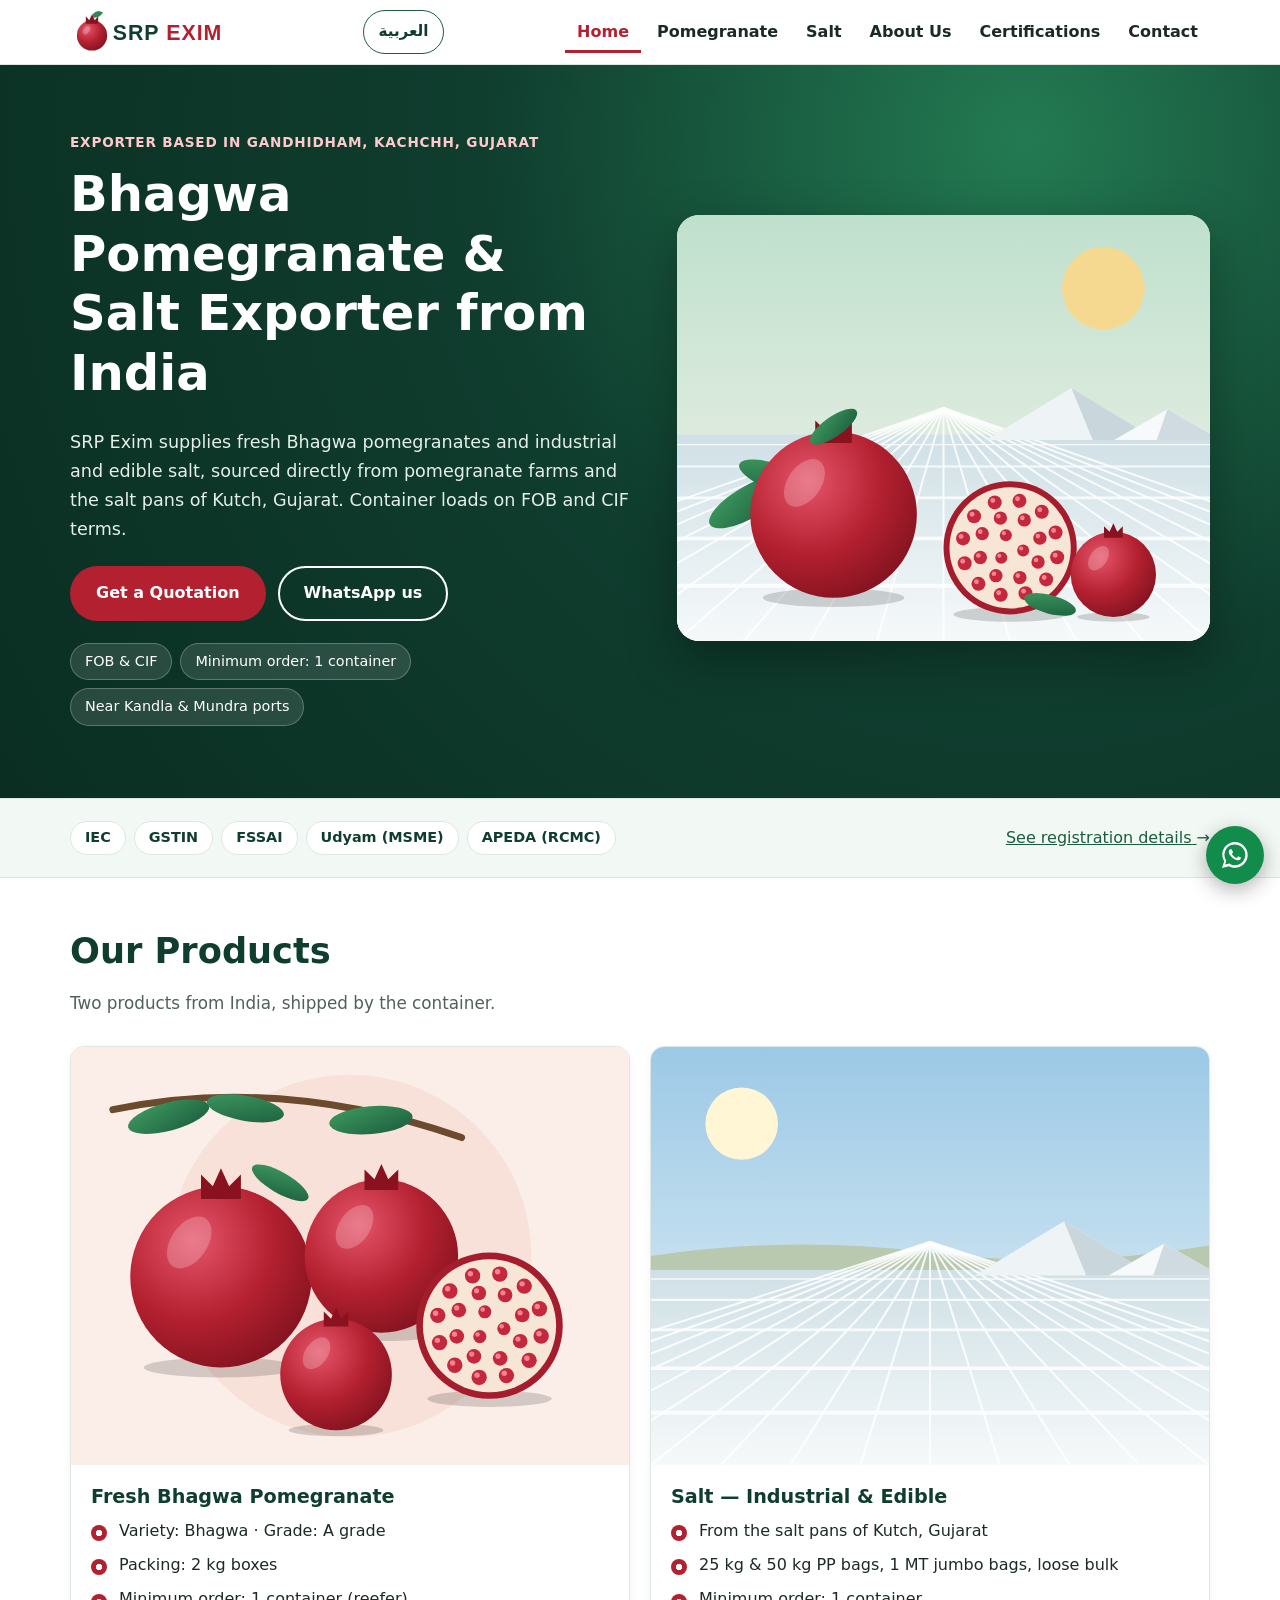
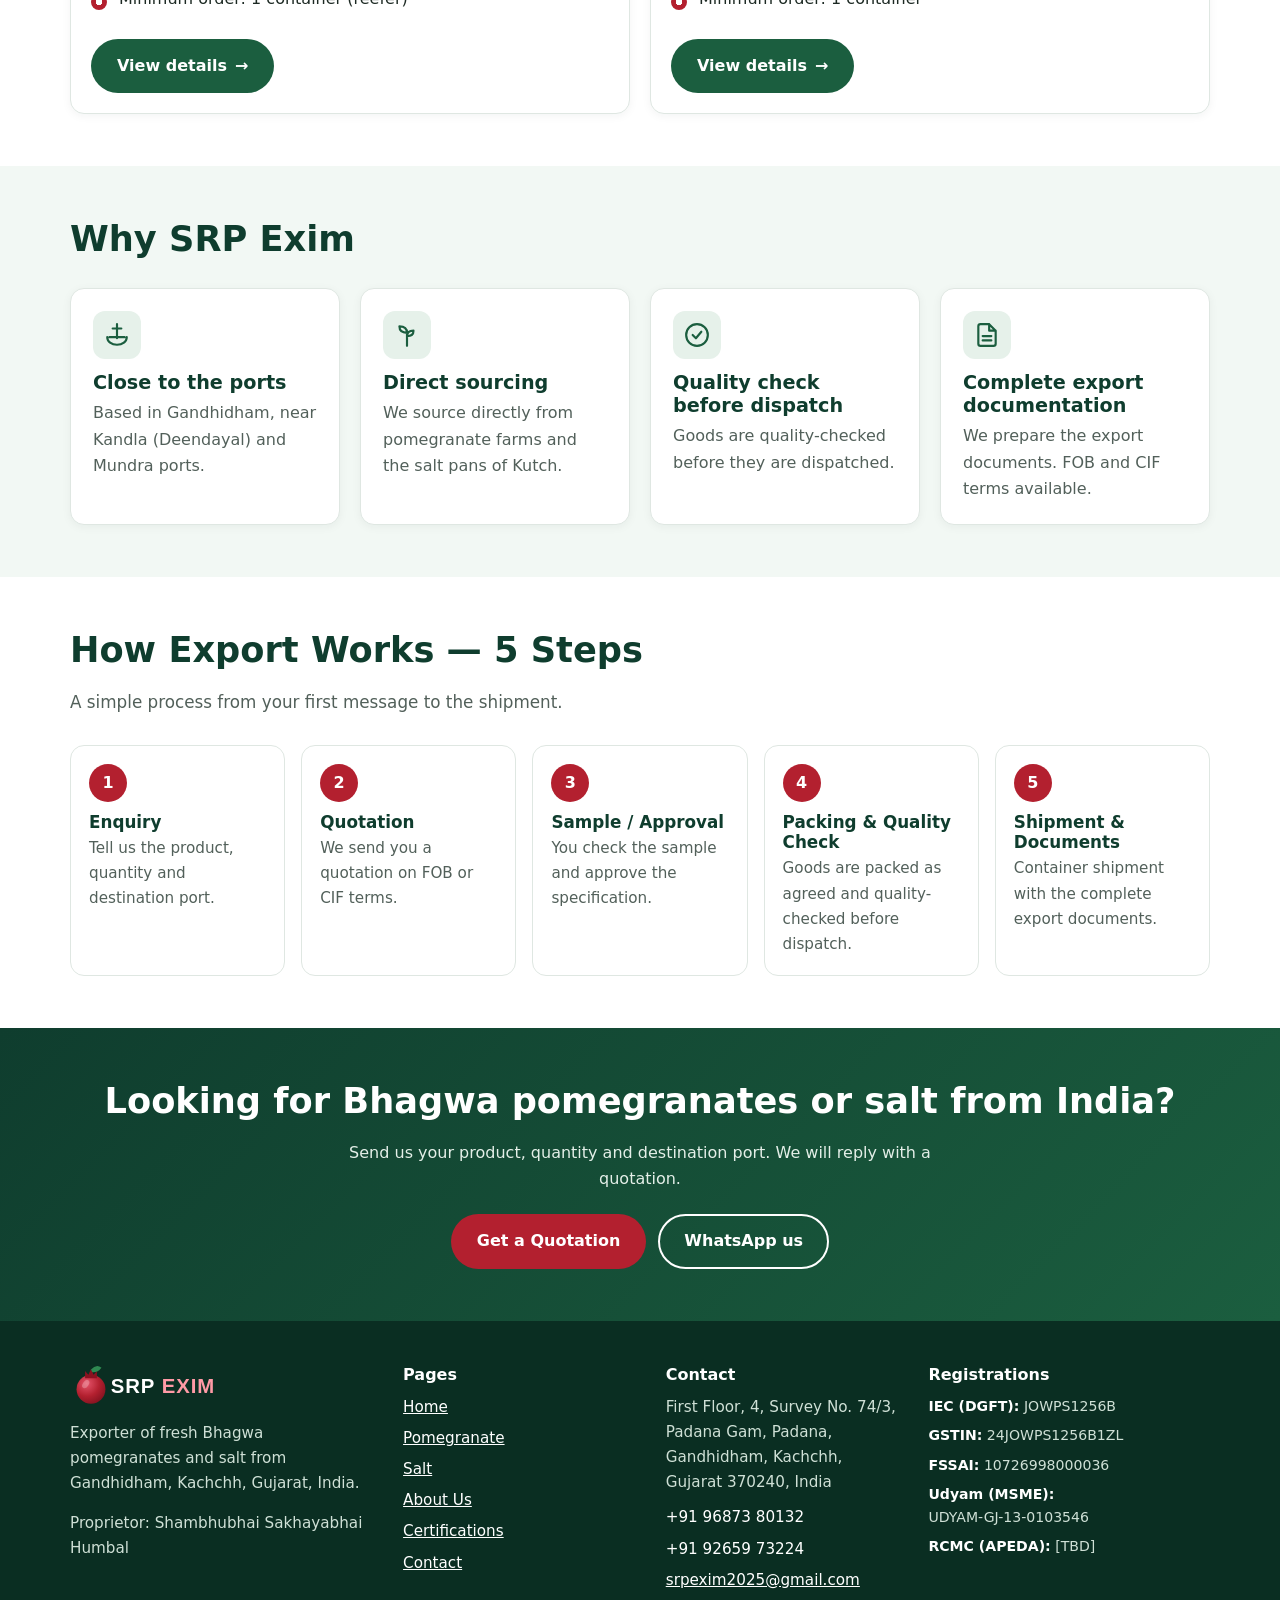
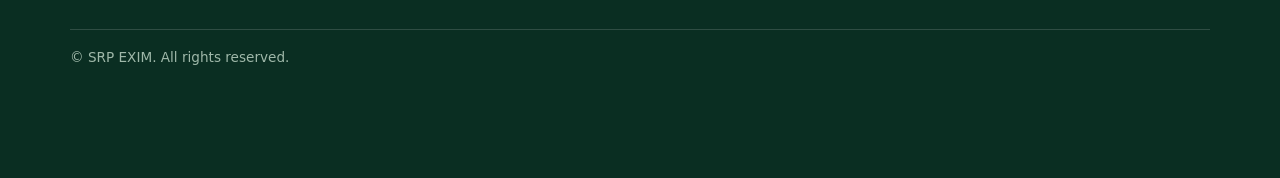
<file: index.html>
<!DOCTYPE html>
<html lang="en" dir="ltr">
<head>
<meta charset="utf-8">
<meta name="viewport" content="width=device-width, initial-scale=1">
<title>SRP Exim | Bhagwa Pomegranate Exporter India &amp; Salt Exporter Gujarat</title>
<meta name="description" content="SRP Exim, Gandhidham, Gujarat: Bhagwa pomegranate exporter India and salt exporter near Kandla and Mundra ports. Fresh pomegranate and industrial salt, FOB and CIF.">
<link rel="canonical" href="https://srpexim.in/">
<link rel="alternate" hreflang="en" href="https://srpexim.in/">
<link rel="alternate" hreflang="ar" href="https://srpexim.in/ar/">
<link rel="alternate" hreflang="x-default" href="https://srpexim.in/">
<meta name="theme-color" content="#0f3d2e">
<meta property="og:type" content="website">
<meta property="og:site_name" content="SRP EXIM">
<meta property="og:title" content="SRP Exim | Bhagwa Pomegranate Exporter India &amp; Salt Exporter Gujarat">
<meta property="og:description" content="SRP Exim, Gandhidham, Gujarat: Bhagwa pomegranate exporter India and salt exporter near Kandla and Mundra ports. Fresh pomegranate and industrial salt, FOB and CIF.">
<meta property="og:url" content="https://srpexim.in/">
<meta property="og:image" content="https://srpexim.in/images/og-image.png">
<meta property="og:locale" content="en_IN">
<meta name="twitter:card" content="summary_large_image">
<meta name="twitter:title" content="SRP Exim | Bhagwa Pomegranate Exporter India &amp; Salt Exporter Gujarat">
<meta name="twitter:description" content="SRP Exim, Gandhidham, Gujarat: Bhagwa pomegranate exporter India and salt exporter near Kandla and Mundra ports. Fresh pomegranate and industrial salt, FOB and CIF.">
<meta name="twitter:image" content="https://srpexim.in/images/og-image.png">
<link rel="icon" href="images/favicon.svg" type="image/svg+xml">
<link rel="icon" href="images/favicon-32.png" sizes="32x32" type="image/png">
<link rel="apple-touch-icon" href="images/apple-touch-icon.png">
<link rel="stylesheet" href="css/styles.css">
<script>document.documentElement.classList.add('js')</script>
<script type="application/ld+json">{"@context": "https://schema.org", "@graph": [{"@type": "Organization", "@id": "https://srpexim.in/#org", "name": "SRP EXIM", "alternateName": "SRP Exim", "url": "https://srpexim.in/", "logo": "https://srpexim.in/images/icon-512.png", "email": "srpexim2025@gmail.com", "telephone": ["+91 96873 80132", "+91 92659 73224"], "founder": {"@type": "Person", "name": "Shambhubhai Sakhayabhai Humbal"}, "address": {"@type": "PostalAddress", "streetAddress": "First Floor, 4, Survey No. 74/3, Padana Gam, Padana", "addressLocality": "Gandhidham", "addressRegion": "Gujarat", "postalCode": "370240", "addressCountry": "IN"}, "contactPoint": [{"@type": "ContactPoint", "telephone": "+91 96873 80132", "contactType": "sales", "email": "srpexim2025@gmail.com", "availableLanguage": ["English", "Arabic"]}]}]}</script>
</head>
<body>
<a class="skip" href="#main">Skip to content</a>
<header class="site-header">
<div class="container header-in">
<a class="logo" href="index.html" aria-label="SRP EXIM home"><img src="images/logo.svg" width="250" height="64" alt="SRP EXIM"></a>
<a class="lang" href="ar/" hreflang="ar" lang="ar">العربية</a>
<button class="nav-toggle" type="button" aria-expanded="false" aria-controls="site-nav" aria-label="Menu"><svg viewBox="0 0 24 24" fill="none" stroke="currentColor" stroke-width="2" stroke-linecap="round" aria-hidden="true"><path d="M3 6h18M3 12h18M3 18h18"/></svg></button>
<nav class="nav" id="site-nav" aria-label="Main"><ul><li><a href="index.html" aria-current="page">Home</a></li><li><a href="pomegranate.html">Pomegranate</a></li><li><a href="salt.html">Salt</a></li><li><a href="about.html">About Us</a></li><li><a href="certifications.html">Certifications</a></li><li><a href="contact.html">Contact</a></li></ul></nav>
</div>
</header>
<main id="main">
<section class="hero"><div class="container hero-grid">
<div>
<span class="eyebrow">Exporter based in Gandhidham, Kachchh, Gujarat</span>
<h1>Bhagwa Pomegranate &amp; Salt Exporter from India</h1>
<p class="lead">SRP Exim supplies fresh Bhagwa pomegranates and industrial and edible salt, sourced directly from pomegranate farms and the salt pans of Kutch, Gujarat. Container loads on FOB and CIF terms.</p>
<div class="btn-row"><a class="btn btn-red" href="contact.html">Get a Quotation</a><a class="btn btn-outline" href="https://wa.me/919265973224" target="_blank" rel="noopener">WhatsApp us</a></div>
<ul class="chips"><li>FOB &amp; CIF</li><li>Minimum order: 1 container</li><li>Near Kandla &amp; Mundra ports</li></ul>
</div>
<div class="hero-img"><img src="images/hero.svg" width="800" height="640" alt="Fresh Bhagwa pomegranates in front of white salt pans of Kutch" fetchpriority="high"></div>
</div></section>

<section class="reg-strip"><div class="container">
<ul aria-label="Registrations"><li>IEC</li><li>GSTIN</li><li>FSSAI</li><li>Udyam (MSME)</li><li>APEDA (RCMC)</li></ul>
<a href="certifications.html">See registration details <span class="arrow" aria-hidden="true">&rarr;</span></a>
</div></section>

<section class="section"><div class="container">
<div class="section-head"><h2>Our Products</h2><p>Two products from India, shipped by the container.</p></div>
<div class="grid g2">
<article class="card"><img src="images/pomegranate.svg" width="800" height="600" alt="Fresh red Bhagwa pomegranates, whole and cut open" loading="lazy"><div class="body">
<h3>Fresh Bhagwa Pomegranate</h3>
<ul class="ticks"><li>Variety: Bhagwa &middot; Grade: A grade</li><li>Packing: 2 kg boxes</li><li>Minimum order: 1 container (reefer)</li></ul>
<a class="btn btn-green" href="pomegranate.html">View details <span class="arrow" aria-hidden="true">&rarr;</span></a></div></article>
<article class="card"><img src="images/salt-pan.svg" width="800" height="600" alt="White salt pans and salt heap in Kutch, Gujarat" loading="lazy"><div class="body">
<h3>Salt &mdash; Industrial &amp; Edible</h3>
<ul class="ticks"><li>From the salt pans of Kutch, Gujarat</li><li>25 kg &amp; 50 kg PP bags, 1 MT jumbo bags, loose bulk</li><li>Minimum order: 1 container</li></ul>
<a class="btn btn-green" href="salt.html">View details <span class="arrow" aria-hidden="true">&rarr;</span></a></div></article>
</div></div></section>

<section class="section alt"><div class="container">
<div class="section-head"><h2>Why SRP Exim</h2></div>
<div class="grid g4"><div class="card why"><div class="ico"><svg viewBox="0 0 24 24" fill="none" stroke="currentColor" stroke-width="2" stroke-linecap="round" stroke-linejoin="round" aria-hidden="true"><path d="M12 2v13M8 6h8M3 14c0 4 4 7 9 7s9-3 9-7M5 14h14"/></svg></div><h3>Close to the ports</h3><p>Based in Gandhidham, near Kandla (Deendayal) and Mundra ports.</p></div><div class="card why"><div class="ico"><svg viewBox="0 0 24 24" fill="none" stroke="currentColor" stroke-width="2" stroke-linecap="round" stroke-linejoin="round" aria-hidden="true"><path d="M12 22V10M12 10C12 6 9 4 5 4c0 4 3 6 7 6zM12 13c0-3 2-5 6-5 0 3-2 5-6 5z"/></svg></div><h3>Direct sourcing</h3><p>We source directly from pomegranate farms and the salt pans of Kutch.</p></div><div class="card why"><div class="ico"><svg viewBox="0 0 24 24" fill="none" stroke="currentColor" stroke-width="2" stroke-linecap="round" stroke-linejoin="round" aria-hidden="true"><circle cx="12" cy="12" r="10"/><path d="M8 12l3 3 5-6"/></svg></div><h3>Quality check before dispatch</h3><p>Goods are quality-checked before they are dispatched.</p></div><div class="card why"><div class="ico"><svg viewBox="0 0 24 24" fill="none" stroke="currentColor" stroke-width="2" stroke-linecap="round" stroke-linejoin="round" aria-hidden="true"><path d="M14 2H6a2 2 0 0 0-2 2v16a2 2 0 0 0 2 2h12a2 2 0 0 0 2-2V8zM14 2v6h6M8 13h8M8 17h8"/></svg></div><h3>Complete export documentation</h3><p>We prepare the export documents. FOB and CIF terms available.</p></div></div>
</div></section>

<section class="section"><div class="container">
<div class="section-head"><h2>How Export Works &mdash; 5 Steps</h2><p>A simple process from your first message to the shipment.</p></div>
<ol class="steps"><li><h3>Enquiry</h3><p>Tell us the product, quantity and destination port.</p></li><li><h3>Quotation</h3><p>We send you a quotation on FOB or CIF terms.</p></li><li><h3>Sample / Approval</h3><p>You check the sample and approve the specification.</p></li><li><h3>Packing & Quality Check</h3><p>Goods are packed as agreed and quality-checked before dispatch.</p></li><li><h3>Shipment & Documents</h3><p>Container shipment with the complete export documents.</p></li></ol>
</div></section>

<section class="cta"><div class="container">
<h2>Looking for Bhagwa pomegranates or salt from India?</h2><p>Send us your product, quantity and destination port. We will reply with a quotation.</p>
<div class="btn-row"><a class="btn btn-red" href="contact.html">Get a Quotation</a><a class="btn btn-outline" href="https://wa.me/919265973224" target="_blank" rel="noopener">WhatsApp us</a></div>
</div></section>
</main>
<footer class="site-footer">
<div class="container">
<div class="foot-grid">
<div>
<a class="logo" href="index.html"><img src="images/logo-white.svg" width="250" height="64" alt="SRP EXIM" loading="lazy"></a>
<p style="margin-top:14px">Exporter of fresh Bhagwa pomegranates and salt from Gandhidham, Kachchh, Gujarat, India.</p>
<p>Proprietor: Shambhubhai Sakhayabhai Humbal</p>
</div>
<div><h3>Pages</h3><ul><li><a href="index.html">Home</a></li><li><a href="pomegranate.html">Pomegranate</a></li><li><a href="salt.html">Salt</a></li><li><a href="about.html">About Us</a></li><li><a href="certifications.html">Certifications</a></li><li><a href="contact.html">Contact</a></li></ul></div>
<div><h3>Contact</h3>
<address>First Floor, 4, Survey No. 74/3, Padana Gam, Padana, Gandhidham, Kachchh, Gujarat 370240, India</address>
<ul style="margin-top:10px"><li><a href="tel:+919687380132"><span class="ltr">+91 96873 80132</span></a></li><li><a href="tel:+919265973224"><span class="ltr">+91 92659 73224</span></a></li><li><a href="mailto:srpexim2025@gmail.com">srpexim2025@gmail.com</a></li></ul></div>
<div><h3>Registrations</h3>
<ul class="regs">
<li><b>IEC (DGFT):</b> <span class="ltr">JOWPS1256B</span></li>
<li><b>GSTIN:</b> <span class="ltr">24JOWPS1256B1ZL</span></li>
<li><b>FSSAI:</b> <span class="ltr">10726998000036</span></li>
<li><b>Udyam (MSME):</b> <span class="ltr">UDYAM-GJ-13-0103546</span></li>
<li><b>RCMC (APEDA):</b> <span class="ltr">[TBD]</span></li>
</ul></div>
</div>
<p class="copy">&copy; SRP EXIM. All rights reserved.</p>
</div>
</footer>
<a class="wa-float" href="https://wa.me/919265973224" target="_blank" rel="noopener" aria-label="Chat with SRP Exim on WhatsApp"><svg viewBox="0 0 32 32" fill="currentColor" aria-hidden="true"><path d="M16 3C9 3 3.3 8.600 3.300 15.600c0 2.400.7 4.700 1.900 6.600L3 29l7-1.800c1.900 1 4 1.600 6 1.600 7 0 12.700-5.700 12.700-12.700S23 3 16 3zm0 23.200c-1.900 0-3.700-.5-5.300-1.500l-.4-.2-4.100 1.100 1.100-4-.3-.4a10.400 10.400 0 1 1 9 5zm5.700-7.800c-.3-.2-1.800-.9-2.100-1s-.5-.2-.7.200-.8 1-1 1.200-.4.200-.7.100a8.500 8.500 0 0 1-4.200-3.700c-.3-.6.300-.5.900-1.700.1-.2 0-.4 0-.5l-1-2.300c-.2-.6-.5-.5-.7-.5h-.6c-.2 0-.5.100-.8.400s-1 1-1 2.400 1 2.800 1.200 3c.2.200 2.100 3.200 5.100 4.500 1.900.8 2.600.9 3.600.7.600-.1 1.800-.7 2-1.400s.2-1.300.2-1.400-.3-.2-.6-.4z"/></svg></a>
<script src="js/main.js" defer></script>
</body>
</html>
</file>
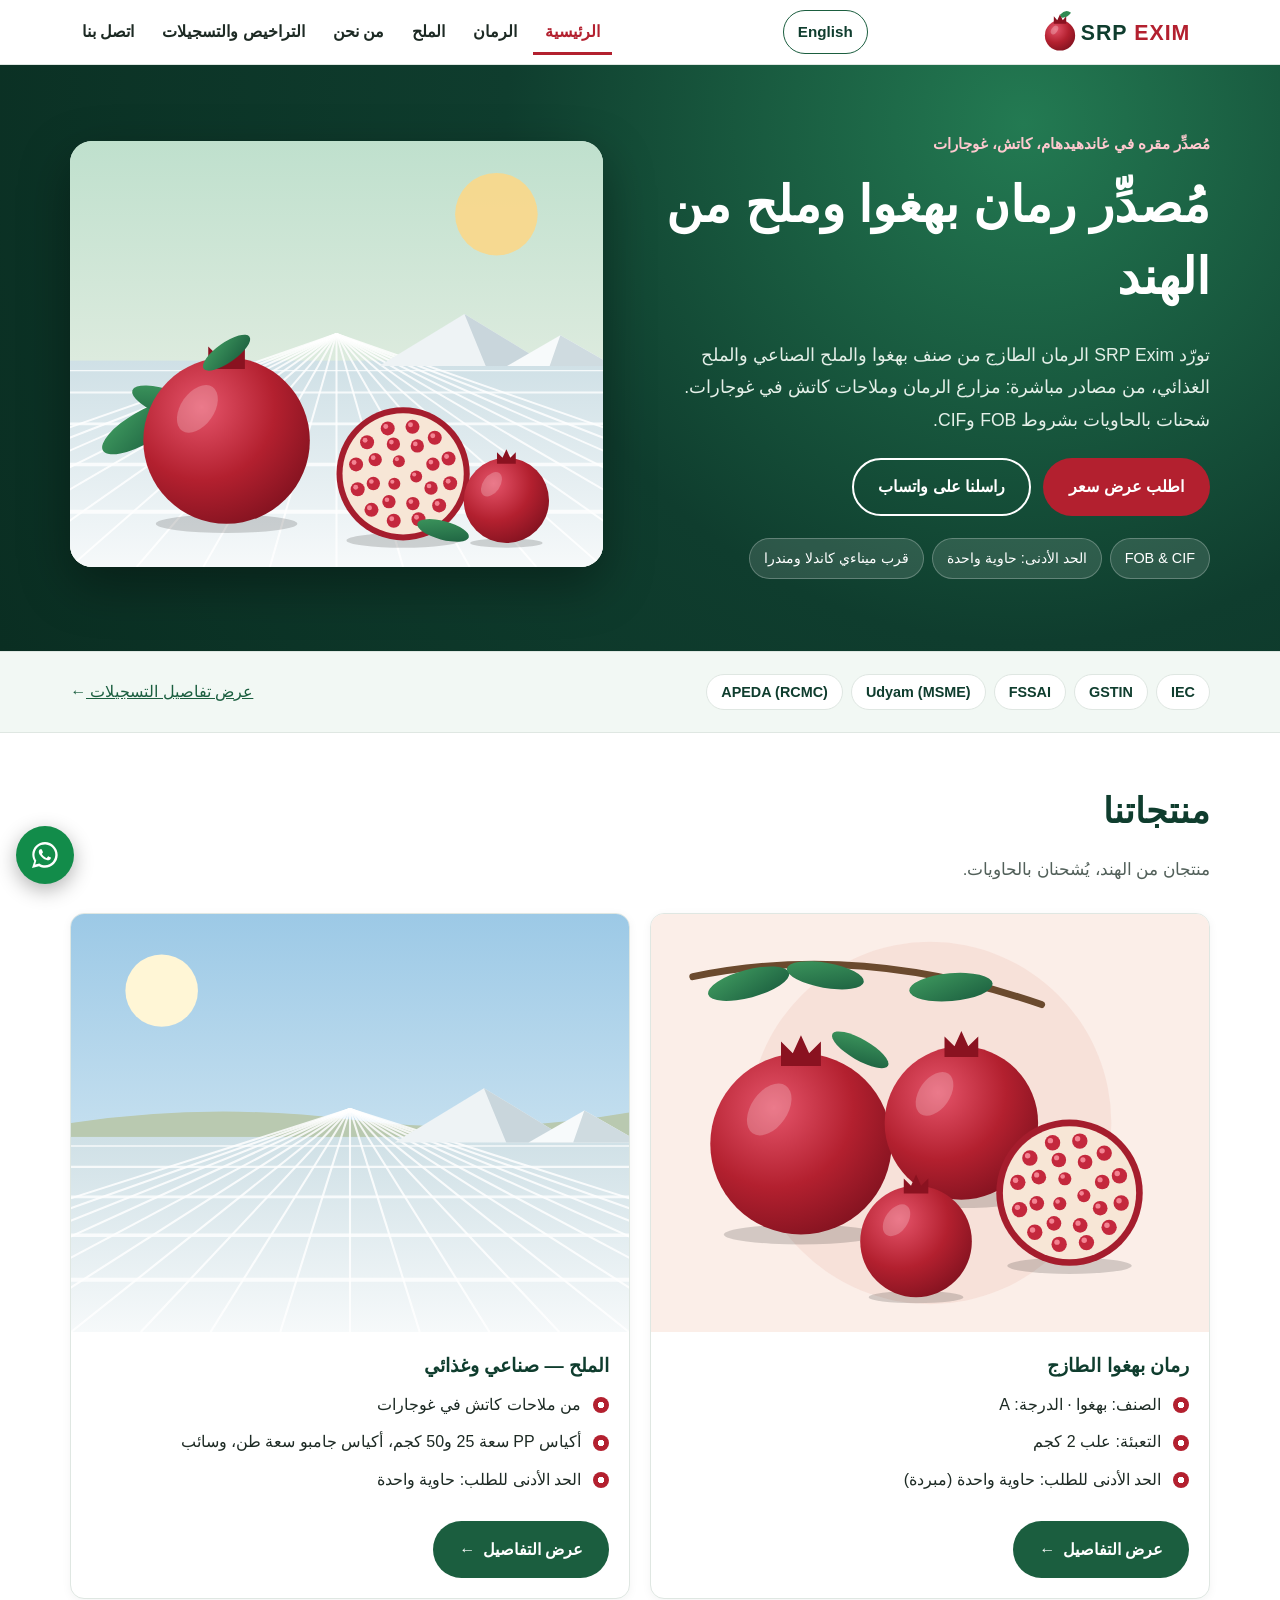
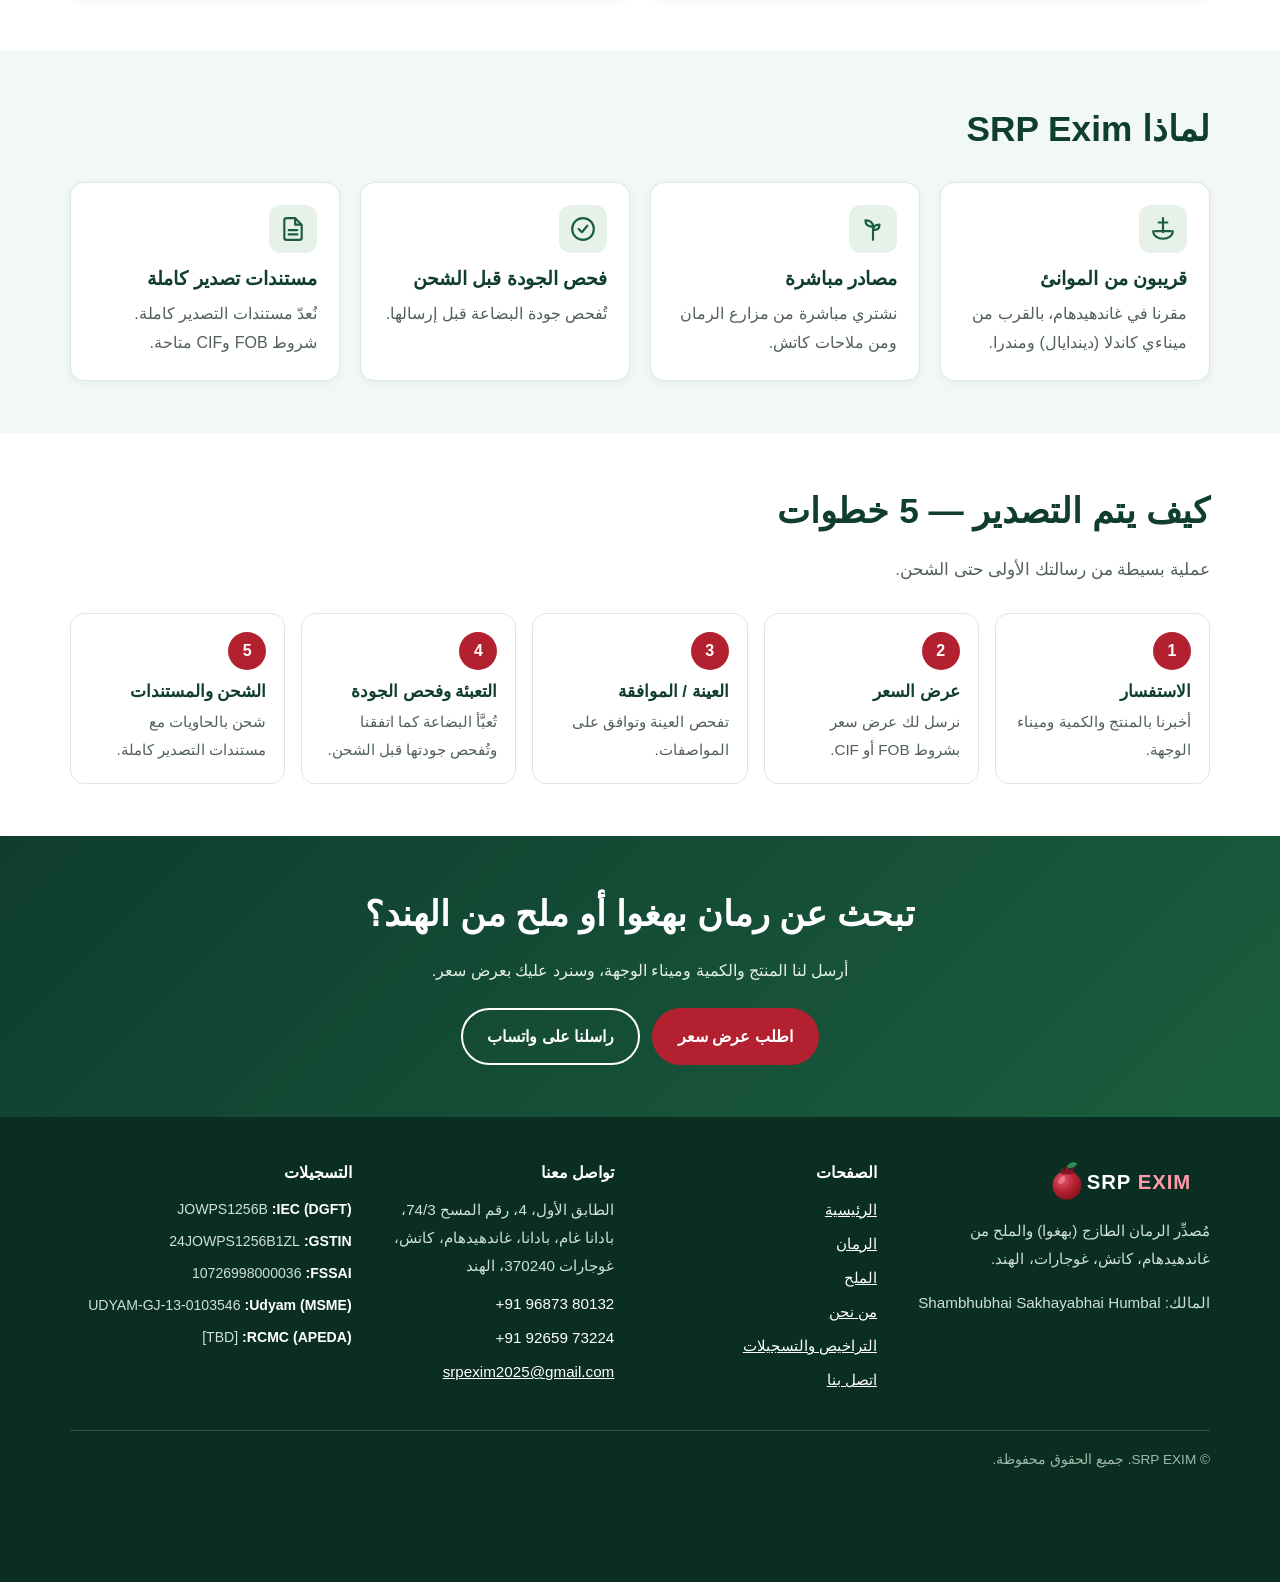
<file: ar/index.html>
<!DOCTYPE html>
<html lang="ar" dir="rtl">
<head>
<meta charset="utf-8">
<meta name="viewport" content="width=device-width, initial-scale=1">
<title>SRP Exim | مُصدِّر رمان بهغوا وملح من الهند - غوجارات</title>
<meta name="description" content="SRP Exim في غاندهيدهام، غوجارات: مُصدِّر رمان بهغوا وملح من الهند قرب ميناءي كاندلا ومندرا. رمان طازج وملح صناعي وغذائي بشروط FOB وCIF.">
<link rel="canonical" href="https://srpexim.in/ar/">
<link rel="alternate" hreflang="en" href="https://srpexim.in/">
<link rel="alternate" hreflang="ar" href="https://srpexim.in/ar/">
<link rel="alternate" hreflang="x-default" href="https://srpexim.in/">
<meta name="theme-color" content="#0f3d2e">
<meta property="og:type" content="website">
<meta property="og:site_name" content="SRP EXIM">
<meta property="og:title" content="SRP Exim | مُصدِّر رمان بهغوا وملح من الهند - غوجارات">
<meta property="og:description" content="SRP Exim في غاندهيدهام، غوجارات: مُصدِّر رمان بهغوا وملح من الهند قرب ميناءي كاندلا ومندرا. رمان طازج وملح صناعي وغذائي بشروط FOB وCIF.">
<meta property="og:url" content="https://srpexim.in/ar/">
<meta property="og:image" content="https://srpexim.in/images/og-image.png">
<meta property="og:locale" content="ar_AR">
<meta name="twitter:card" content="summary_large_image">
<meta name="twitter:title" content="SRP Exim | مُصدِّر رمان بهغوا وملح من الهند - غوجارات">
<meta name="twitter:description" content="SRP Exim في غاندهيدهام، غوجارات: مُصدِّر رمان بهغوا وملح من الهند قرب ميناءي كاندلا ومندرا. رمان طازج وملح صناعي وغذائي بشروط FOB وCIF.">
<meta name="twitter:image" content="https://srpexim.in/images/og-image.png">
<link rel="icon" href="../images/favicon.svg" type="image/svg+xml">
<link rel="icon" href="../images/favicon-32.png" sizes="32x32" type="image/png">
<link rel="apple-touch-icon" href="../images/apple-touch-icon.png">
<link rel="stylesheet" href="../css/styles.css">
<script>document.documentElement.classList.add('js')</script>
<script type="application/ld+json">{"@context": "https://schema.org", "@graph": [{"@type": "Organization", "@id": "https://srpexim.in/#org", "name": "SRP EXIM", "alternateName": "SRP Exim", "url": "https://srpexim.in/", "logo": "https://srpexim.in/images/icon-512.png", "email": "srpexim2025@gmail.com", "telephone": ["+91 96873 80132", "+91 92659 73224"], "founder": {"@type": "Person", "name": "Shambhubhai Sakhayabhai Humbal"}, "address": {"@type": "PostalAddress", "streetAddress": "First Floor, 4, Survey No. 74/3, Padana Gam, Padana", "addressLocality": "Gandhidham", "addressRegion": "Gujarat", "postalCode": "370240", "addressCountry": "IN"}, "contactPoint": [{"@type": "ContactPoint", "telephone": "+91 96873 80132", "contactType": "sales", "email": "srpexim2025@gmail.com", "availableLanguage": ["English", "Arabic"]}]}]}</script>
</head>
<body>
<a class="skip" href="#main">انتقل إلى المحتوى</a>
<header class="site-header">
<div class="container header-in">
<a class="logo" href="index.html" aria-label="SRP EXIM الرئيسية"><img src="../images/logo.svg" width="250" height="64" alt="SRP EXIM"></a>
<a class="lang" href="../" hreflang="en" lang="en">English</a>
<button class="nav-toggle" type="button" aria-expanded="false" aria-controls="site-nav" aria-label="القائمة"><svg viewBox="0 0 24 24" fill="none" stroke="currentColor" stroke-width="2" stroke-linecap="round" aria-hidden="true"><path d="M3 6h18M3 12h18M3 18h18"/></svg></button>
<nav class="nav" id="site-nav" aria-label="القائمة الرئيسية"><ul><li><a href="index.html" aria-current="page">الرئيسية</a></li><li><a href="pomegranate.html">الرمان</a></li><li><a href="salt.html">الملح</a></li><li><a href="about.html">من نحن</a></li><li><a href="certifications.html">التراخيص والتسجيلات</a></li><li><a href="contact.html">اتصل بنا</a></li></ul></nav>
</div>
</header>
<main id="main">
<section class="hero"><div class="container hero-grid">
<div>
<span class="eyebrow">مُصدِّر مقره في غاندهيدهام، كاتش، غوجارات</span>
<h1>مُصدِّر رمان بهغوا وملح من الهند</h1>
<p class="lead">تورّد SRP Exim الرمان الطازج من صنف بهغوا والملح الصناعي والملح الغذائي، من مصادر مباشرة: مزارع الرمان وملاحات كاتش في غوجارات. شحنات بالحاويات بشروط FOB وCIF.</p>
<div class="btn-row"><a class="btn btn-red" href="contact.html">اطلب عرض سعر</a><a class="btn btn-outline" href="https://wa.me/919265973224" target="_blank" rel="noopener">راسلنا على واتساب</a></div>
<ul class="chips"><li>FOB &amp; CIF</li><li>الحد الأدنى: حاوية واحدة</li><li>قرب ميناءي كاندلا ومندرا</li></ul>
</div>
<div class="hero-img"><img src="../images/hero.svg" width="800" height="640" alt="رمان بهغوا طازج أمام ملاحات كاتش البيضاء" fetchpriority="high"></div>
</div></section>

<section class="reg-strip"><div class="container">
<ul aria-label="التسجيلات"><li>IEC</li><li>GSTIN</li><li>FSSAI</li><li>Udyam (MSME)</li><li>APEDA (RCMC)</li></ul>
<a href="certifications.html">عرض تفاصيل التسجيلات <span class="arrow" aria-hidden="true">&rarr;</span></a>
</div></section>

<section class="section"><div class="container">
<div class="section-head"><h2>منتجاتنا</h2><p>منتجان من الهند، يُشحنان بالحاويات.</p></div>
<div class="grid g2">
<article class="card"><img src="../images/pomegranate.svg" width="800" height="600" alt="رمان بهغوا أحمر طازج، كامل ومقطوع" loading="lazy"><div class="body">
<h3>رمان بهغوا الطازج</h3>
<ul class="ticks"><li>الصنف: بهغوا · الدرجة: A</li><li>التعبئة: علب 2 كجم</li><li>الحد الأدنى للطلب: حاوية واحدة (مبردة)</li></ul>
<a class="btn btn-green" href="pomegranate.html">عرض التفاصيل <span class="arrow" aria-hidden="true">&rarr;</span></a></div></article>
<article class="card"><img src="../images/salt-pan.svg" width="800" height="600" alt="ملاحات بيضاء وكومة ملح في كاتش، غوجارات" loading="lazy"><div class="body">
<h3>الملح — صناعي وغذائي</h3>
<ul class="ticks"><li>من ملاحات كاتش في غوجارات</li><li>أكياس PP سعة 25 و50 كجم، أكياس جامبو سعة طن، وسائب</li><li>الحد الأدنى للطلب: حاوية واحدة</li></ul>
<a class="btn btn-green" href="salt.html">عرض التفاصيل <span class="arrow" aria-hidden="true">&rarr;</span></a></div></article>
</div></div></section>

<section class="section alt"><div class="container">
<div class="section-head"><h2>لماذا SRP Exim</h2></div>
<div class="grid g4"><div class="card why"><div class="ico"><svg viewBox="0 0 24 24" fill="none" stroke="currentColor" stroke-width="2" stroke-linecap="round" stroke-linejoin="round" aria-hidden="true"><path d="M12 2v13M8 6h8M3 14c0 4 4 7 9 7s9-3 9-7M5 14h14"/></svg></div><h3>قريبون من الموانئ</h3><p>مقرنا في غاندهيدهام، بالقرب من ميناءي كاندلا (ديندايال) ومندرا.</p></div><div class="card why"><div class="ico"><svg viewBox="0 0 24 24" fill="none" stroke="currentColor" stroke-width="2" stroke-linecap="round" stroke-linejoin="round" aria-hidden="true"><path d="M12 22V10M12 10C12 6 9 4 5 4c0 4 3 6 7 6zM12 13c0-3 2-5 6-5 0 3-2 5-6 5z"/></svg></div><h3>مصادر مباشرة</h3><p>نشتري مباشرة من مزارع الرمان ومن ملاحات كاتش.</p></div><div class="card why"><div class="ico"><svg viewBox="0 0 24 24" fill="none" stroke="currentColor" stroke-width="2" stroke-linecap="round" stroke-linejoin="round" aria-hidden="true"><circle cx="12" cy="12" r="10"/><path d="M8 12l3 3 5-6"/></svg></div><h3>فحص الجودة قبل الشحن</h3><p>تُفحص جودة البضاعة قبل إرسالها.</p></div><div class="card why"><div class="ico"><svg viewBox="0 0 24 24" fill="none" stroke="currentColor" stroke-width="2" stroke-linecap="round" stroke-linejoin="round" aria-hidden="true"><path d="M14 2H6a2 2 0 0 0-2 2v16a2 2 0 0 0 2 2h12a2 2 0 0 0 2-2V8zM14 2v6h6M8 13h8M8 17h8"/></svg></div><h3>مستندات تصدير كاملة</h3><p>نُعدّ مستندات التصدير كاملة. شروط FOB وCIF متاحة.</p></div></div>
</div></section>

<section class="section"><div class="container">
<div class="section-head"><h2>كيف يتم التصدير — 5 خطوات</h2><p>عملية بسيطة من رسالتك الأولى حتى الشحن.</p></div>
<ol class="steps"><li><h3>الاستفسار</h3><p>أخبرنا بالمنتج والكمية وميناء الوجهة.</p></li><li><h3>عرض السعر</h3><p>نرسل لك عرض سعر بشروط FOB أو CIF.</p></li><li><h3>العينة / الموافقة</h3><p>تفحص العينة وتوافق على المواصفات.</p></li><li><h3>التعبئة وفحص الجودة</h3><p>تُعبَّأ البضاعة كما اتفقنا وتُفحص جودتها قبل الشحن.</p></li><li><h3>الشحن والمستندات</h3><p>شحن بالحاويات مع مستندات التصدير كاملة.</p></li></ol>
</div></section>

<section class="cta"><div class="container">
<h2>تبحث عن رمان بهغوا أو ملح من الهند؟</h2><p>أرسل لنا المنتج والكمية وميناء الوجهة، وسنرد عليك بعرض سعر.</p>
<div class="btn-row"><a class="btn btn-red" href="contact.html">اطلب عرض سعر</a><a class="btn btn-outline" href="https://wa.me/919265973224" target="_blank" rel="noopener">راسلنا على واتساب</a></div>
</div></section>
</main>
<footer class="site-footer">
<div class="container">
<div class="foot-grid">
<div>
<a class="logo" href="index.html"><img src="../images/logo-white.svg" width="250" height="64" alt="SRP EXIM" loading="lazy"></a>
<p style="margin-top:14px">مُصدِّر الرمان الطازج (بهغوا) والملح من غاندهيدهام، كاتش، غوجارات، الهند.</p>
<p>المالك: Shambhubhai Sakhayabhai Humbal</p>
</div>
<div><h3>الصفحات</h3><ul><li><a href="index.html">الرئيسية</a></li><li><a href="pomegranate.html">الرمان</a></li><li><a href="salt.html">الملح</a></li><li><a href="about.html">من نحن</a></li><li><a href="certifications.html">التراخيص والتسجيلات</a></li><li><a href="contact.html">اتصل بنا</a></li></ul></div>
<div><h3>تواصل معنا</h3>
<address>الطابق الأول، 4، رقم المسح 74/3، بادانا غام، بادانا، غاندهيدهام، كاتش، غوجارات 370240، الهند</address>
<ul style="margin-top:10px"><li><a href="tel:+919687380132"><span class="ltr">+91 96873 80132</span></a></li><li><a href="tel:+919265973224"><span class="ltr">+91 92659 73224</span></a></li><li><a href="mailto:srpexim2025@gmail.com">srpexim2025@gmail.com</a></li></ul></div>
<div><h3>التسجيلات</h3>
<ul class="regs">
<li><b>IEC (DGFT):</b> <span class="ltr">JOWPS1256B</span></li>
<li><b>GSTIN:</b> <span class="ltr">24JOWPS1256B1ZL</span></li>
<li><b>FSSAI:</b> <span class="ltr">10726998000036</span></li>
<li><b>Udyam (MSME):</b> <span class="ltr">UDYAM-GJ-13-0103546</span></li>
<li><b>RCMC (APEDA):</b> <span class="ltr">[TBD]</span></li>
</ul></div>
</div>
<p class="copy">&copy; SRP EXIM. جميع الحقوق محفوظة.</p>
</div>
</footer>
<a class="wa-float" href="https://wa.me/919265973224" target="_blank" rel="noopener" aria-label="تواصل مع SRP Exim عبر واتساب"><svg viewBox="0 0 32 32" fill="currentColor" aria-hidden="true"><path d="M16 3C9 3 3.3 8.600 3.300 15.600c0 2.400.7 4.700 1.900 6.600L3 29l7-1.800c1.900 1 4 1.600 6 1.600 7 0 12.700-5.700 12.700-12.700S23 3 16 3zm0 23.200c-1.900 0-3.700-.5-5.300-1.500l-.4-.2-4.100 1.100 1.100-4-.3-.4a10.400 10.400 0 1 1 9 5zm5.700-7.800c-.3-.2-1.800-.9-2.100-1s-.5-.2-.7.200-.8 1-1 1.200-.4.200-.7.100a8.500 8.500 0 0 1-4.200-3.700c-.3-.6.300-.5.900-1.700.1-.2 0-.4 0-.5l-1-2.300c-.2-.6-.5-.5-.7-.5h-.6c-.2 0-.5.100-.8.400s-1 1-1 2.400 1 2.800 1.200 3c.2.200 2.100 3.200 5.100 4.500 1.900.8 2.600.9 3.600.7.600-.1 1.800-.7 2-1.400s.2-1.300.2-1.400-.3-.2-.6-.4z"/></svg></a>
<script src="../js/main.js" defer></script>
</body>
</html>
</file>
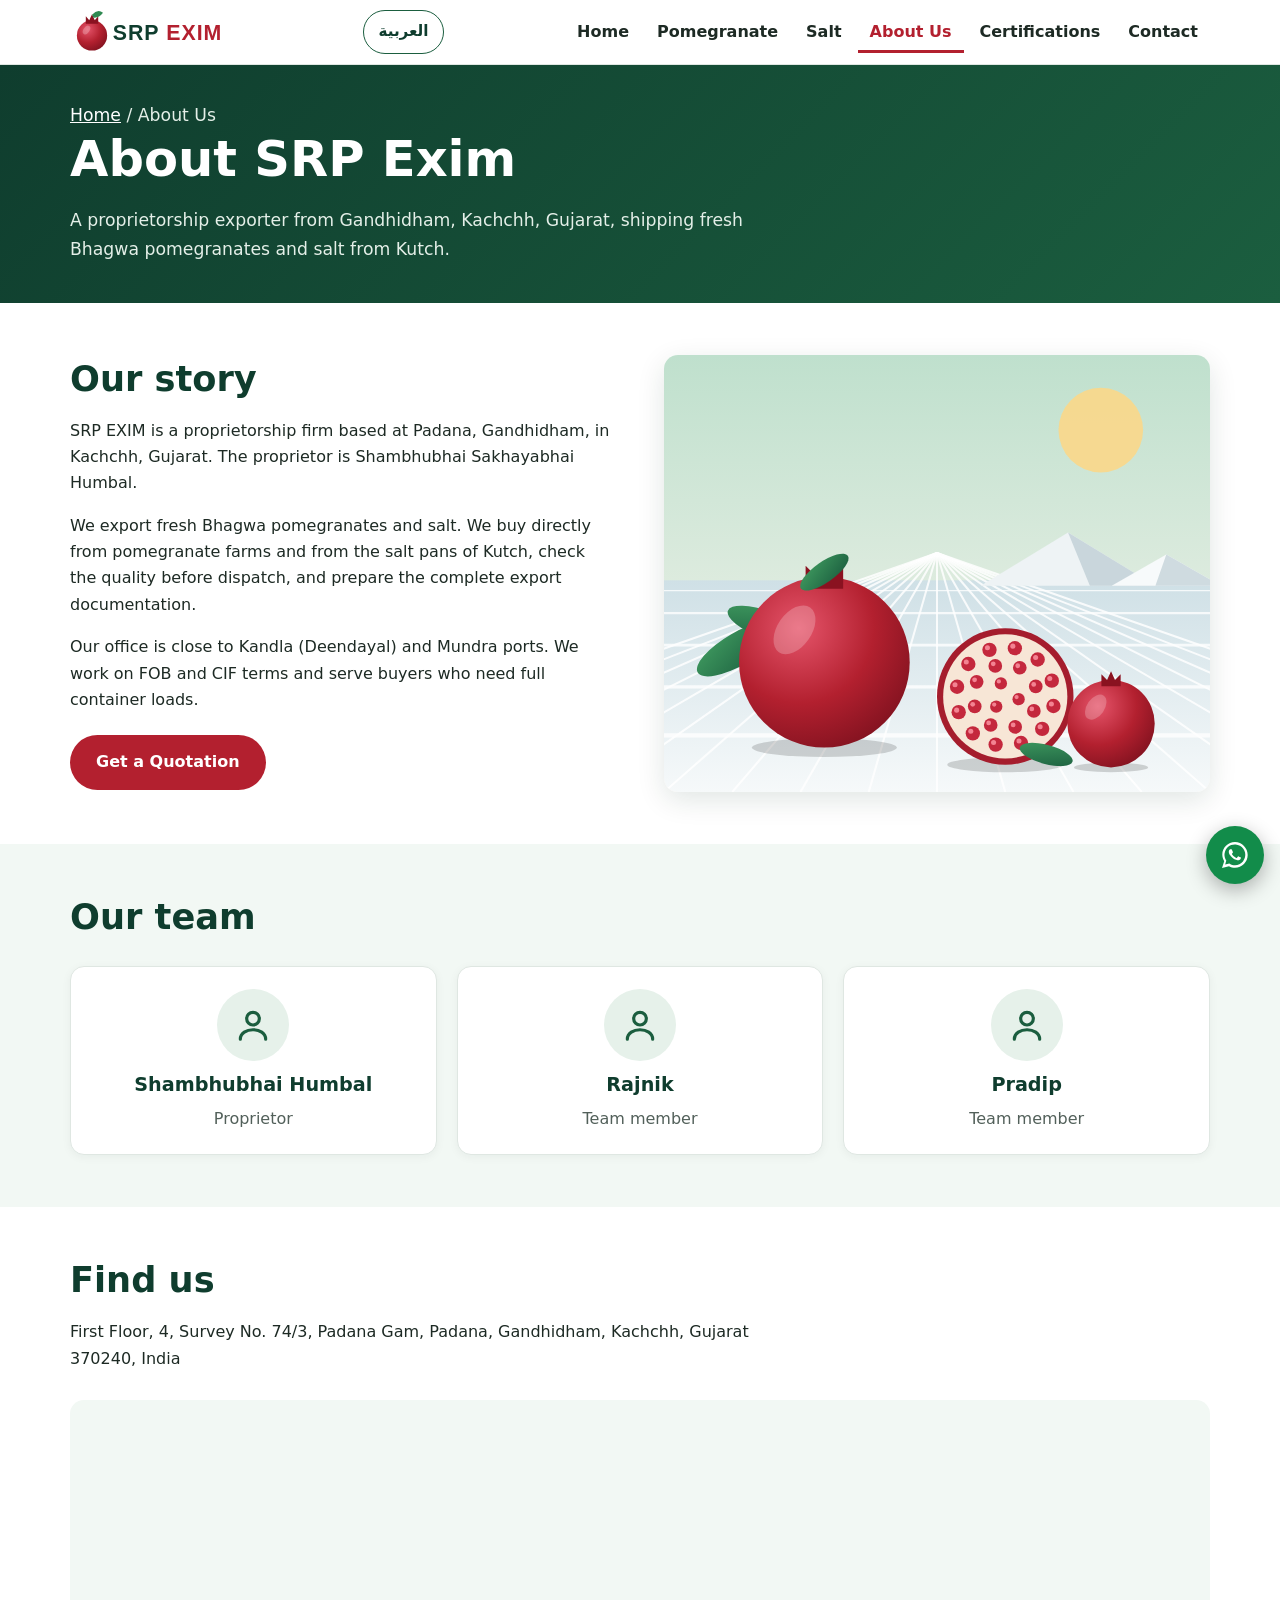
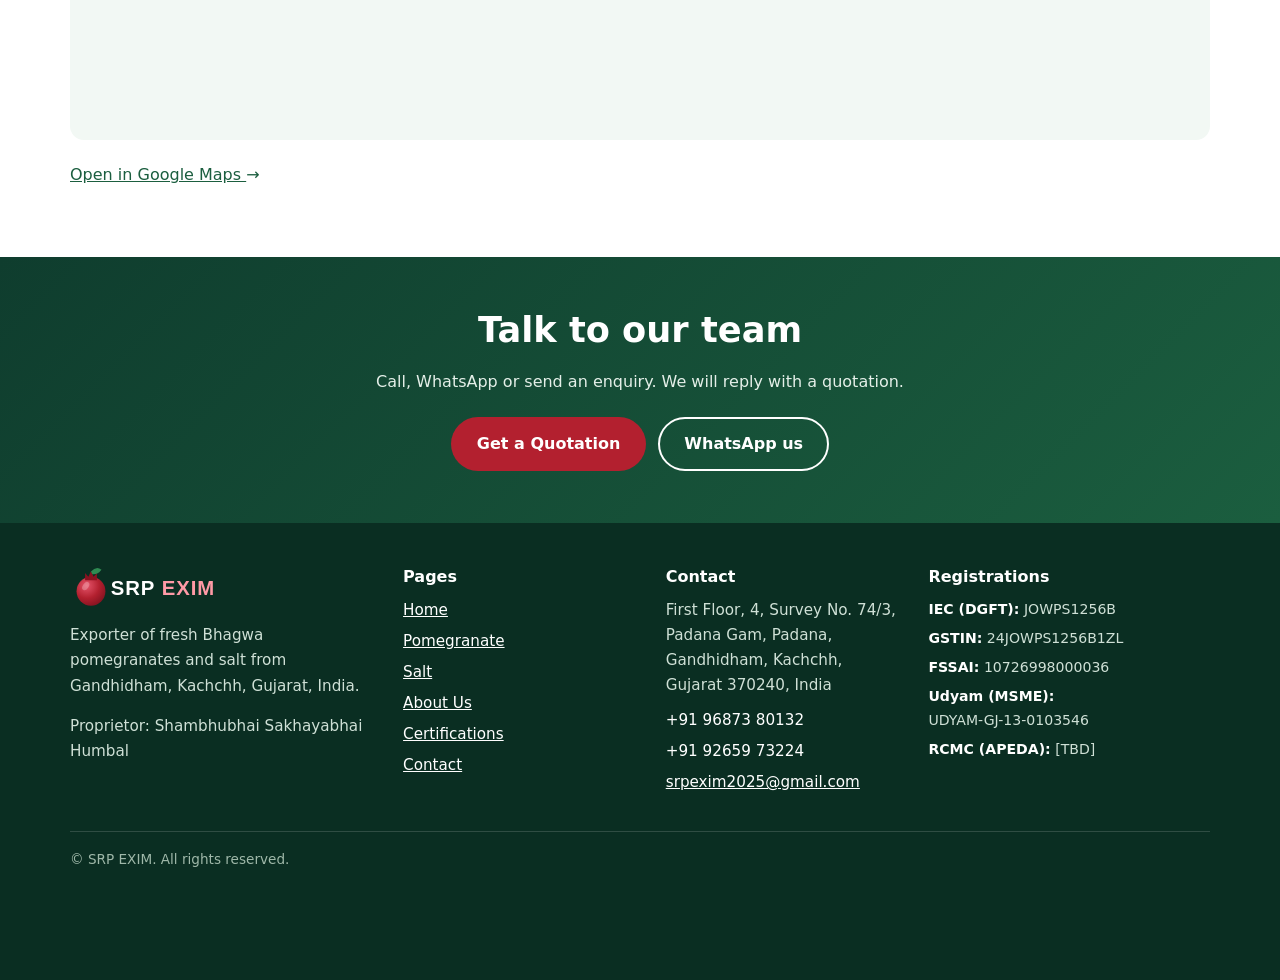
<file: about.html>
<!DOCTYPE html>
<html lang="en" dir="ltr">
<head>
<meta charset="utf-8">
<meta name="viewport" content="width=device-width, initial-scale=1">
<title>About SRP Exim | Pomegranate &amp; Salt Exporter, Gandhidham Gujarat</title>
<meta name="description" content="SRP Exim is a proprietorship exporter in Gandhidham, Kachchh, Gujarat, near Kandla and Mundra ports. Meet the team and find our office on the map.">
<link rel="canonical" href="https://srpexim.in/about.html">
<link rel="alternate" hreflang="en" href="https://srpexim.in/about.html">
<link rel="alternate" hreflang="ar" href="https://srpexim.in/ar/about.html">
<link rel="alternate" hreflang="x-default" href="https://srpexim.in/about.html">
<meta name="theme-color" content="#0f3d2e">
<meta property="og:type" content="website">
<meta property="og:site_name" content="SRP EXIM">
<meta property="og:title" content="About SRP Exim | Pomegranate &amp; Salt Exporter, Gandhidham Gujarat">
<meta property="og:description" content="SRP Exim is a proprietorship exporter in Gandhidham, Kachchh, Gujarat, near Kandla and Mundra ports. Meet the team and find our office on the map.">
<meta property="og:url" content="https://srpexim.in/about.html">
<meta property="og:image" content="https://srpexim.in/images/og-image.png">
<meta property="og:locale" content="en_IN">
<meta name="twitter:card" content="summary_large_image">
<meta name="twitter:title" content="About SRP Exim | Pomegranate &amp; Salt Exporter, Gandhidham Gujarat">
<meta name="twitter:description" content="SRP Exim is a proprietorship exporter in Gandhidham, Kachchh, Gujarat, near Kandla and Mundra ports. Meet the team and find our office on the map.">
<meta name="twitter:image" content="https://srpexim.in/images/og-image.png">
<link rel="icon" href="images/favicon.svg" type="image/svg+xml">
<link rel="icon" href="images/favicon-32.png" sizes="32x32" type="image/png">
<link rel="apple-touch-icon" href="images/apple-touch-icon.png">
<link rel="stylesheet" href="css/styles.css">
<script>document.documentElement.classList.add('js')</script>
<script type="application/ld+json">{"@context": "https://schema.org", "@graph": [{"@type": "Organization", "@id": "https://srpexim.in/#org", "name": "SRP EXIM", "alternateName": "SRP Exim", "url": "https://srpexim.in/", "logo": "https://srpexim.in/images/icon-512.png", "email": "srpexim2025@gmail.com", "telephone": ["+91 96873 80132", "+91 92659 73224"], "founder": {"@type": "Person", "name": "Shambhubhai Sakhayabhai Humbal"}, "address": {"@type": "PostalAddress", "streetAddress": "First Floor, 4, Survey No. 74/3, Padana Gam, Padana", "addressLocality": "Gandhidham", "addressRegion": "Gujarat", "postalCode": "370240", "addressCountry": "IN"}, "contactPoint": [{"@type": "ContactPoint", "telephone": "+91 96873 80132", "contactType": "sales", "email": "srpexim2025@gmail.com", "availableLanguage": ["English", "Arabic"]}]}]}</script>
</head>
<body>
<a class="skip" href="#main">Skip to content</a>
<header class="site-header">
<div class="container header-in">
<a class="logo" href="index.html" aria-label="SRP EXIM home"><img src="images/logo.svg" width="250" height="64" alt="SRP EXIM"></a>
<a class="lang" href="ar/about.html" hreflang="ar" lang="ar">العربية</a>
<button class="nav-toggle" type="button" aria-expanded="false" aria-controls="site-nav" aria-label="Menu"><svg viewBox="0 0 24 24" fill="none" stroke="currentColor" stroke-width="2" stroke-linecap="round" aria-hidden="true"><path d="M3 6h18M3 12h18M3 18h18"/></svg></button>
<nav class="nav" id="site-nav" aria-label="Main"><ul><li><a href="index.html">Home</a></li><li><a href="pomegranate.html">Pomegranate</a></li><li><a href="salt.html">Salt</a></li><li><a href="about.html" aria-current="page">About Us</a></li><li><a href="certifications.html">Certifications</a></li><li><a href="contact.html">Contact</a></li></ul></nav>
</div>
</header>
<main id="main">
<section class="page-head"><div class="container">
<p class="crumbs"><a href="index.html">Home</a> / About Us</p>
<h1>About SRP Exim</h1>
<p>A proprietorship exporter from Gandhidham, Kachchh, Gujarat, shipping fresh Bhagwa pomegranates and salt from Kutch.</p>
</div></section>
<section class="section"><div class="container split">
<div>
<h2>Our story</h2>
<p>SRP EXIM is a proprietorship firm based at Padana, Gandhidham, in Kachchh, Gujarat. The proprietor is Shambhubhai Sakhayabhai Humbal.</p>
<p>We export fresh Bhagwa pomegranates and salt. We buy directly from pomegranate farms and from the salt pans of Kutch, check the quality before dispatch, and prepare the complete export documentation.</p>
<p>Our office is close to Kandla (Deendayal) and Mundra ports. We work on FOB and CIF terms and serve buyers who need full container loads.</p>
<div class="btn-row"><a class="btn btn-red" href="contact.html">Get a Quotation</a></div>
</div>
<img src="images/hero.svg" width="800" height="640" alt="Fresh Bhagwa pomegranates in front of white salt pans of Kutch" fetchpriority="high">
</div></section>

<section class="section alt"><div class="container">
<div class="section-head"><h2>Our team</h2></div>
<div class="grid g3"><div class="card person"><div class="avatar"><svg viewBox="0 0 24 24" fill="none" stroke="currentColor" stroke-width="2" stroke-linecap="round" stroke-linejoin="round" aria-hidden="true"><circle cx="12" cy="8" r="4"/><path d="M4 21c0-4 4-6 8-6s8 2 8 6"/></svg></div><h3>Shambhubhai Humbal</h3><p>Proprietor</p></div><div class="card person"><div class="avatar"><svg viewBox="0 0 24 24" fill="none" stroke="currentColor" stroke-width="2" stroke-linecap="round" stroke-linejoin="round" aria-hidden="true"><circle cx="12" cy="8" r="4"/><path d="M4 21c0-4 4-6 8-6s8 2 8 6"/></svg></div><h3>Rajnik</h3><p>Team member</p></div><div class="card person"><div class="avatar"><svg viewBox="0 0 24 24" fill="none" stroke="currentColor" stroke-width="2" stroke-linecap="round" stroke-linejoin="round" aria-hidden="true"><circle cx="12" cy="8" r="4"/><path d="M4 21c0-4 4-6 8-6s8 2 8 6"/></svg></div><h3>Pradip</h3><p>Team member</p></div></div>
</div></section>

<section class="section"><div class="container">
<div class="section-head"><h2>Find us</h2><p><address style="font-style:normal">First Floor, 4, Survey No. 74/3, Padana Gam, Padana, Gandhidham, Kachchh, Gujarat 370240, India</address></p></div>
<iframe class="map" title="Map of SRP Exim office in Padana, Gandhidham" src="https://www.google.com/maps?q=First%20Floor%2C%204%2C%20Survey%20No.%2074/3%2C%20Padana%20Gam%2C%20Padana%2C%20Gandhidham%2C%20Kachchh%2C%20Gujarat%20370240%2C%20India&output=embed" loading="lazy" referrerpolicy="no-referrer-when-downgrade" allowfullscreen></iframe>
<p style="margin-top:14px"><a href="https://www.google.com/maps/search/?api=1&query=First%20Floor%2C%204%2C%20Survey%20No.%2074/3%2C%20Padana%20Gam%2C%20Padana%2C%20Gandhidham%2C%20Kachchh%2C%20Gujarat%20370240%2C%20India" target="_blank" rel="noopener">Open in Google Maps <span class="arrow" aria-hidden="true">&rarr;</span></a></p>
</div></section>
<section class="cta"><div class="container">
<h2>Talk to our team</h2><p>Call, WhatsApp or send an enquiry. We will reply with a quotation.</p>
<div class="btn-row"><a class="btn btn-red" href="contact.html">Get a Quotation</a><a class="btn btn-outline" href="https://wa.me/919265973224" target="_blank" rel="noopener">WhatsApp us</a></div>
</div></section>
</main>
<footer class="site-footer">
<div class="container">
<div class="foot-grid">
<div>
<a class="logo" href="index.html"><img src="images/logo-white.svg" width="250" height="64" alt="SRP EXIM" loading="lazy"></a>
<p style="margin-top:14px">Exporter of fresh Bhagwa pomegranates and salt from Gandhidham, Kachchh, Gujarat, India.</p>
<p>Proprietor: Shambhubhai Sakhayabhai Humbal</p>
</div>
<div><h3>Pages</h3><ul><li><a href="index.html">Home</a></li><li><a href="pomegranate.html">Pomegranate</a></li><li><a href="salt.html">Salt</a></li><li><a href="about.html">About Us</a></li><li><a href="certifications.html">Certifications</a></li><li><a href="contact.html">Contact</a></li></ul></div>
<div><h3>Contact</h3>
<address>First Floor, 4, Survey No. 74/3, Padana Gam, Padana, Gandhidham, Kachchh, Gujarat 370240, India</address>
<ul style="margin-top:10px"><li><a href="tel:+919687380132"><span class="ltr">+91 96873 80132</span></a></li><li><a href="tel:+919265973224"><span class="ltr">+91 92659 73224</span></a></li><li><a href="mailto:srpexim2025@gmail.com">srpexim2025@gmail.com</a></li></ul></div>
<div><h3>Registrations</h3>
<ul class="regs">
<li><b>IEC (DGFT):</b> <span class="ltr">JOWPS1256B</span></li>
<li><b>GSTIN:</b> <span class="ltr">24JOWPS1256B1ZL</span></li>
<li><b>FSSAI:</b> <span class="ltr">10726998000036</span></li>
<li><b>Udyam (MSME):</b> <span class="ltr">UDYAM-GJ-13-0103546</span></li>
<li><b>RCMC (APEDA):</b> <span class="ltr">[TBD]</span></li>
</ul></div>
</div>
<p class="copy">&copy; SRP EXIM. All rights reserved.</p>
</div>
</footer>
<a class="wa-float" href="https://wa.me/919265973224" target="_blank" rel="noopener" aria-label="Chat with SRP Exim on WhatsApp"><svg viewBox="0 0 32 32" fill="currentColor" aria-hidden="true"><path d="M16 3C9 3 3.3 8.600 3.300 15.600c0 2.400.7 4.700 1.900 6.600L3 29l7-1.800c1.900 1 4 1.600 6 1.600 7 0 12.700-5.700 12.700-12.700S23 3 16 3zm0 23.200c-1.900 0-3.700-.5-5.300-1.500l-.4-.2-4.100 1.100 1.100-4-.3-.4a10.400 10.400 0 1 1 9 5zm5.700-7.800c-.3-.2-1.800-.9-2.100-1s-.5-.2-.7.200-.8 1-1 1.200-.4.200-.7.100a8.500 8.500 0 0 1-4.200-3.700c-.3-.6.300-.5.900-1.700.1-.2 0-.4 0-.5l-1-2.300c-.2-.6-.5-.5-.7-.5h-.6c-.2 0-.5.100-.8.400s-1 1-1 2.400 1 2.800 1.200 3c.2.200 2.100 3.200 5.100 4.500 1.900.8 2.600.9 3.600.7.600-.1 1.800-.7 2-1.400s.2-1.300.2-1.400-.3-.2-.6-.4z"/></svg></a>
<script src="js/main.js" defer></script>
</body>
</html>
</file>
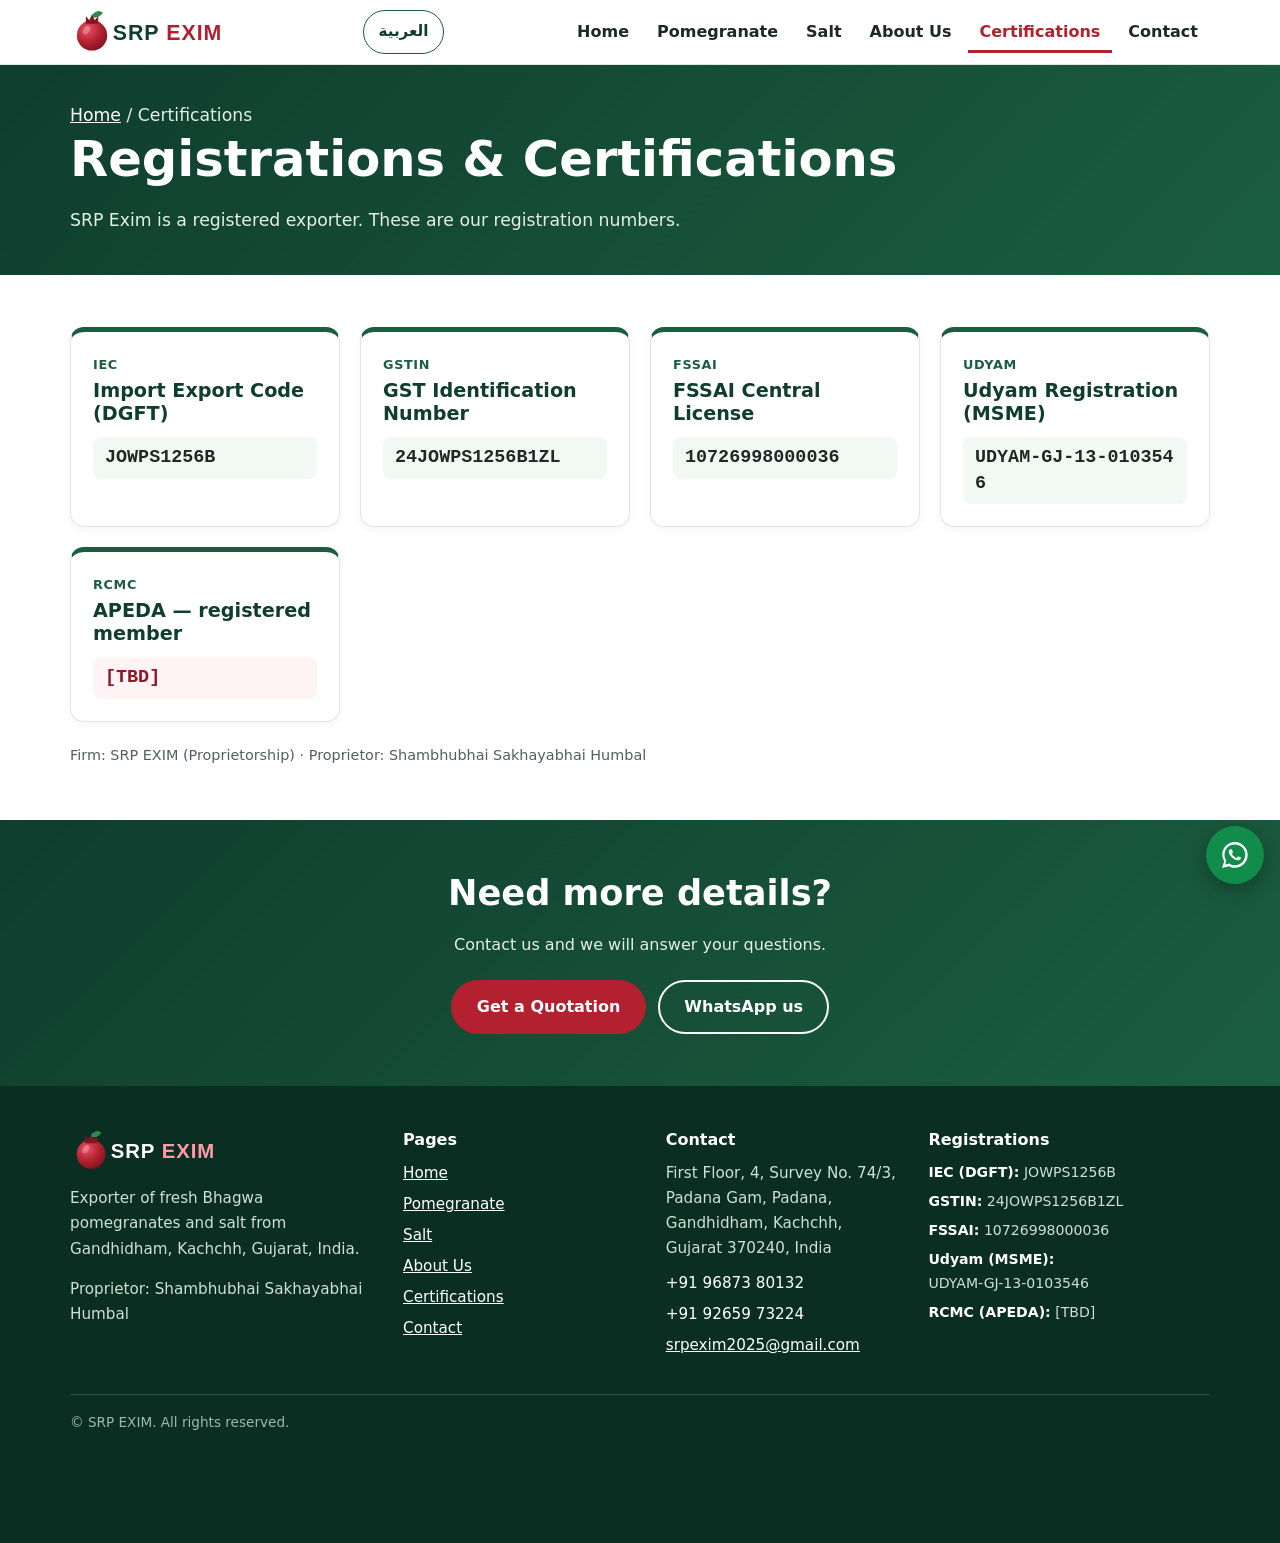
<file: certifications.html>
<!DOCTYPE html>
<html lang="en" dir="ltr">
<head>
<meta charset="utf-8">
<meta name="viewport" content="width=device-width, initial-scale=1">
<title>Registrations &amp; Certifications | IEC, GSTIN, FSSAI, Udyam - SRP Exim</title>
<meta name="description" content="SRP Exim registrations: IEC (DGFT), GSTIN, FSSAI Central License, Udyam (MSME) and APEDA RCMC. Registered exporter from Gandhidham, Gujarat.">
<link rel="canonical" href="https://srpexim.in/certifications.html">
<link rel="alternate" hreflang="en" href="https://srpexim.in/certifications.html">
<link rel="alternate" hreflang="ar" href="https://srpexim.in/ar/certifications.html">
<link rel="alternate" hreflang="x-default" href="https://srpexim.in/certifications.html">
<meta name="theme-color" content="#0f3d2e">
<meta property="og:type" content="website">
<meta property="og:site_name" content="SRP EXIM">
<meta property="og:title" content="Registrations &amp; Certifications | IEC, GSTIN, FSSAI, Udyam - SRP Exim">
<meta property="og:description" content="SRP Exim registrations: IEC (DGFT), GSTIN, FSSAI Central License, Udyam (MSME) and APEDA RCMC. Registered exporter from Gandhidham, Gujarat.">
<meta property="og:url" content="https://srpexim.in/certifications.html">
<meta property="og:image" content="https://srpexim.in/images/og-image.png">
<meta property="og:locale" content="en_IN">
<meta name="twitter:card" content="summary_large_image">
<meta name="twitter:title" content="Registrations &amp; Certifications | IEC, GSTIN, FSSAI, Udyam - SRP Exim">
<meta name="twitter:description" content="SRP Exim registrations: IEC (DGFT), GSTIN, FSSAI Central License, Udyam (MSME) and APEDA RCMC. Registered exporter from Gandhidham, Gujarat.">
<meta name="twitter:image" content="https://srpexim.in/images/og-image.png">
<link rel="icon" href="images/favicon.svg" type="image/svg+xml">
<link rel="icon" href="images/favicon-32.png" sizes="32x32" type="image/png">
<link rel="apple-touch-icon" href="images/apple-touch-icon.png">
<link rel="stylesheet" href="css/styles.css">
<script>document.documentElement.classList.add('js')</script>
<script type="application/ld+json">{"@context": "https://schema.org", "@graph": [{"@type": "Organization", "@id": "https://srpexim.in/#org", "name": "SRP EXIM", "alternateName": "SRP Exim", "url": "https://srpexim.in/", "logo": "https://srpexim.in/images/icon-512.png", "email": "srpexim2025@gmail.com", "telephone": ["+91 96873 80132", "+91 92659 73224"], "founder": {"@type": "Person", "name": "Shambhubhai Sakhayabhai Humbal"}, "address": {"@type": "PostalAddress", "streetAddress": "First Floor, 4, Survey No. 74/3, Padana Gam, Padana", "addressLocality": "Gandhidham", "addressRegion": "Gujarat", "postalCode": "370240", "addressCountry": "IN"}, "contactPoint": [{"@type": "ContactPoint", "telephone": "+91 96873 80132", "contactType": "sales", "email": "srpexim2025@gmail.com", "availableLanguage": ["English", "Arabic"]}]}]}</script>
</head>
<body>
<a class="skip" href="#main">Skip to content</a>
<header class="site-header">
<div class="container header-in">
<a class="logo" href="index.html" aria-label="SRP EXIM home"><img src="images/logo.svg" width="250" height="64" alt="SRP EXIM"></a>
<a class="lang" href="ar/certifications.html" hreflang="ar" lang="ar">العربية</a>
<button class="nav-toggle" type="button" aria-expanded="false" aria-controls="site-nav" aria-label="Menu"><svg viewBox="0 0 24 24" fill="none" stroke="currentColor" stroke-width="2" stroke-linecap="round" aria-hidden="true"><path d="M3 6h18M3 12h18M3 18h18"/></svg></button>
<nav class="nav" id="site-nav" aria-label="Main"><ul><li><a href="index.html">Home</a></li><li><a href="pomegranate.html">Pomegranate</a></li><li><a href="salt.html">Salt</a></li><li><a href="about.html">About Us</a></li><li><a href="certifications.html" aria-current="page">Certifications</a></li><li><a href="contact.html">Contact</a></li></ul></nav>
</div>
</header>
<main id="main">
<section class="page-head"><div class="container">
<p class="crumbs"><a href="index.html">Home</a> / Certifications</p>
<h1>Registrations &amp; Certifications</h1>
<p>SRP Exim is a registered exporter. These are our registration numbers.</p>
</div></section>
<section class="section"><div class="container">
<div class="grid g3"><div class="card badge"><span class="tag">IEC</span><h3>Import Export Code (DGFT)</h3><span class="num" dir="ltr">JOWPS1256B</span></div><div class="card badge"><span class="tag">GSTIN</span><h3>GST Identification Number</h3><span class="num" dir="ltr">24JOWPS1256B1ZL</span></div><div class="card badge"><span class="tag">FSSAI</span><h3>FSSAI Central License</h3><span class="num" dir="ltr">10726998000036</span></div><div class="card badge"><span class="tag">Udyam</span><h3>Udyam Registration (MSME)</h3><span class="num" dir="ltr">UDYAM-GJ-13-0103546</span></div><div class="card badge"><span class="tag">RCMC</span><h3>APEDA &mdash; registered member</h3><span class="num tbd" dir="ltr">[TBD]</span></div></div>
<p class="form-note" style="margin-top:22px">Firm: SRP EXIM (Proprietorship) &middot; Proprietor: Shambhubhai Sakhayabhai Humbal</p>
</div></section>
<section class="cta"><div class="container">
<h2>Need more details?</h2><p>Contact us and we will answer your questions.</p>
<div class="btn-row"><a class="btn btn-red" href="contact.html">Get a Quotation</a><a class="btn btn-outline" href="https://wa.me/919265973224" target="_blank" rel="noopener">WhatsApp us</a></div>
</div></section>
</main>
<footer class="site-footer">
<div class="container">
<div class="foot-grid">
<div>
<a class="logo" href="index.html"><img src="images/logo-white.svg" width="250" height="64" alt="SRP EXIM" loading="lazy"></a>
<p style="margin-top:14px">Exporter of fresh Bhagwa pomegranates and salt from Gandhidham, Kachchh, Gujarat, India.</p>
<p>Proprietor: Shambhubhai Sakhayabhai Humbal</p>
</div>
<div><h3>Pages</h3><ul><li><a href="index.html">Home</a></li><li><a href="pomegranate.html">Pomegranate</a></li><li><a href="salt.html">Salt</a></li><li><a href="about.html">About Us</a></li><li><a href="certifications.html">Certifications</a></li><li><a href="contact.html">Contact</a></li></ul></div>
<div><h3>Contact</h3>
<address>First Floor, 4, Survey No. 74/3, Padana Gam, Padana, Gandhidham, Kachchh, Gujarat 370240, India</address>
<ul style="margin-top:10px"><li><a href="tel:+919687380132"><span class="ltr">+91 96873 80132</span></a></li><li><a href="tel:+919265973224"><span class="ltr">+91 92659 73224</span></a></li><li><a href="mailto:srpexim2025@gmail.com">srpexim2025@gmail.com</a></li></ul></div>
<div><h3>Registrations</h3>
<ul class="regs">
<li><b>IEC (DGFT):</b> <span class="ltr">JOWPS1256B</span></li>
<li><b>GSTIN:</b> <span class="ltr">24JOWPS1256B1ZL</span></li>
<li><b>FSSAI:</b> <span class="ltr">10726998000036</span></li>
<li><b>Udyam (MSME):</b> <span class="ltr">UDYAM-GJ-13-0103546</span></li>
<li><b>RCMC (APEDA):</b> <span class="ltr">[TBD]</span></li>
</ul></div>
</div>
<p class="copy">&copy; SRP EXIM. All rights reserved.</p>
</div>
</footer>
<a class="wa-float" href="https://wa.me/919265973224" target="_blank" rel="noopener" aria-label="Chat with SRP Exim on WhatsApp"><svg viewBox="0 0 32 32" fill="currentColor" aria-hidden="true"><path d="M16 3C9 3 3.3 8.600 3.300 15.600c0 2.400.7 4.700 1.900 6.600L3 29l7-1.800c1.900 1 4 1.600 6 1.600 7 0 12.700-5.700 12.700-12.700S23 3 16 3zm0 23.200c-1.900 0-3.700-.5-5.300-1.500l-.4-.2-4.100 1.100 1.100-4-.3-.4a10.400 10.400 0 1 1 9 5zm5.700-7.800c-.3-.2-1.800-.9-2.100-1s-.5-.2-.7.200-.8 1-1 1.200-.4.200-.7.100a8.500 8.500 0 0 1-4.200-3.700c-.3-.6.300-.5.900-1.700.1-.2 0-.4 0-.5l-1-2.300c-.2-.6-.5-.5-.7-.5h-.6c-.2 0-.5.100-.8.400s-1 1-1 2.400 1 2.800 1.200 3c.2.200 2.100 3.200 5.100 4.500 1.900.8 2.600.9 3.600.7.600-.1 1.800-.7 2-1.400s.2-1.300.2-1.400-.3-.2-.6-.4z"/></svg></a>
<script src="js/main.js" defer></script>
</body>
</html>
</file>
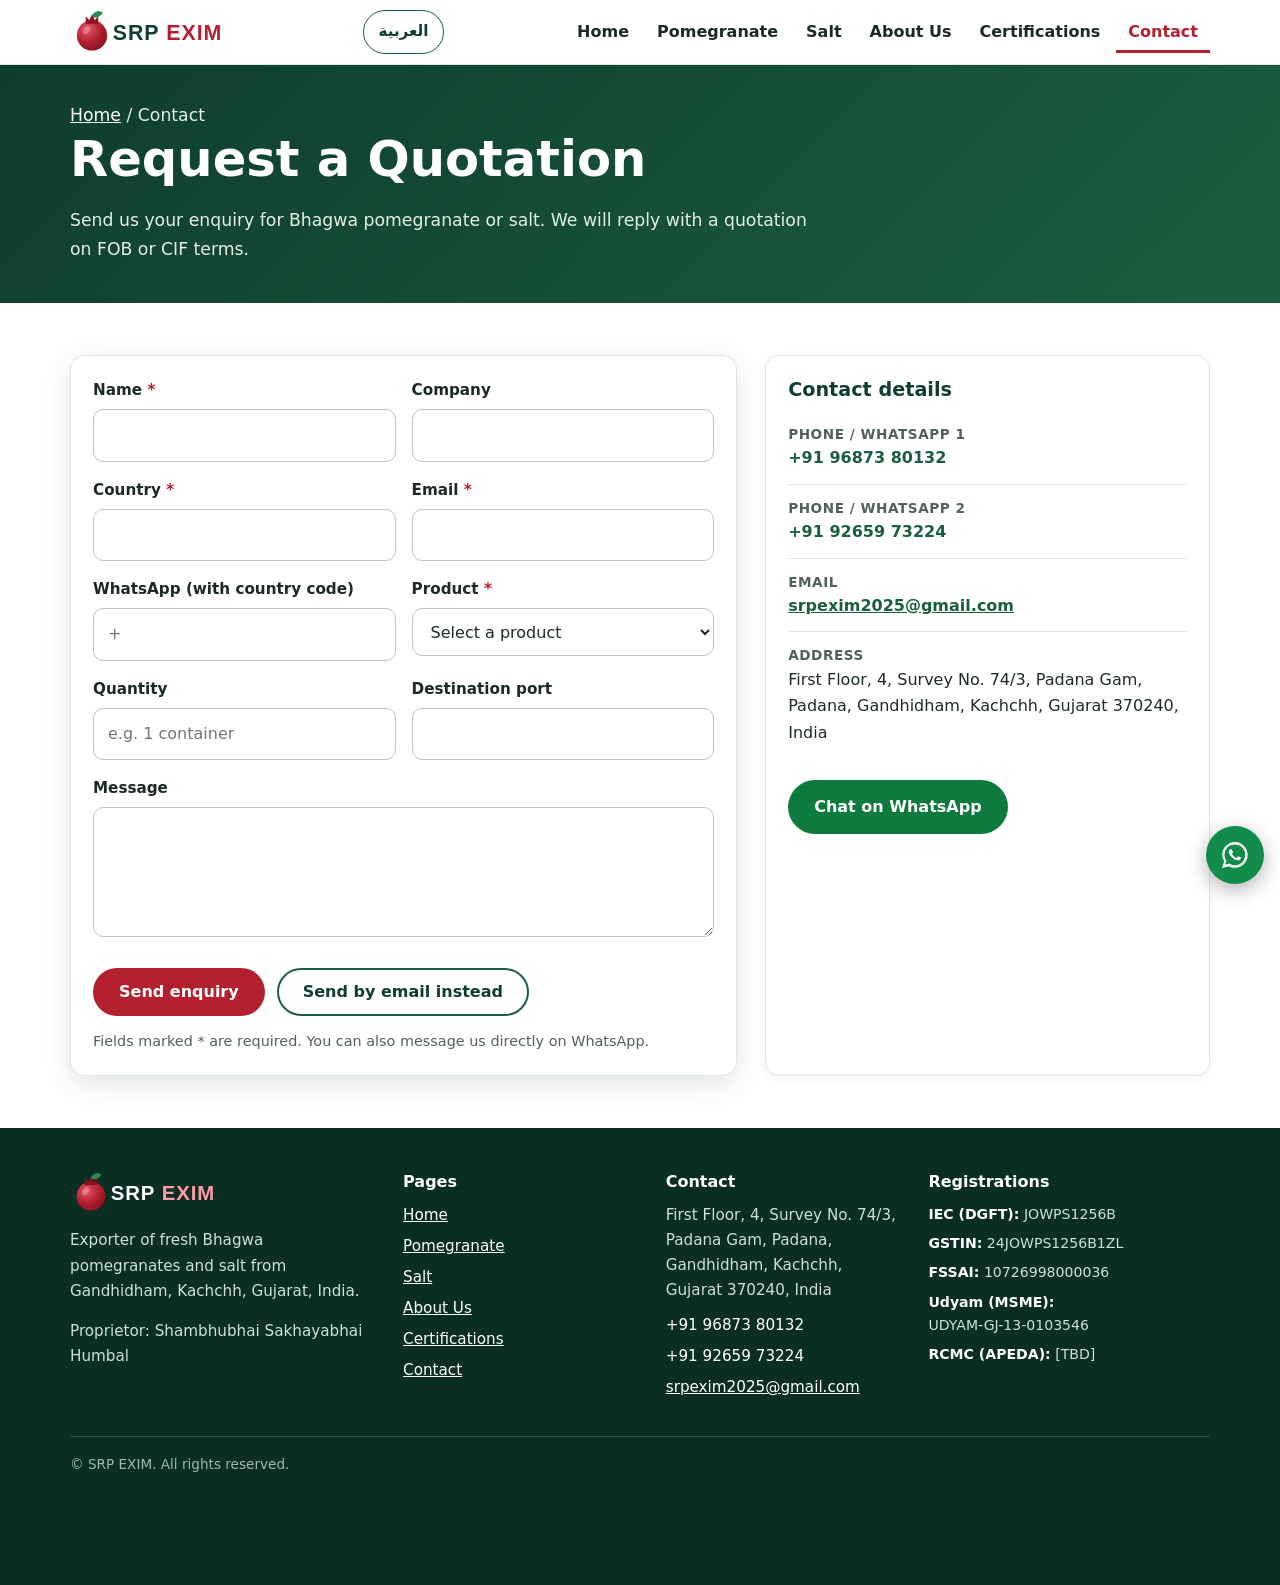
<file: contact.html>
<!DOCTYPE html>
<html lang="en" dir="ltr">
<head>
<meta charset="utf-8">
<meta name="viewport" content="width=device-width, initial-scale=1">
<title>Request a Quotation | Contact SRP Exim - Pomegranate &amp; Salt Exporter</title>
<meta name="description" content="Request a quotation from SRP Exim, Gandhidham, Gujarat. Call or WhatsApp +91 96873 80132 / +91 92659 73224, or email srpexim2025@gmail.com.">
<link rel="canonical" href="https://srpexim.in/contact.html">
<link rel="alternate" hreflang="en" href="https://srpexim.in/contact.html">
<link rel="alternate" hreflang="ar" href="https://srpexim.in/ar/contact.html">
<link rel="alternate" hreflang="x-default" href="https://srpexim.in/contact.html">
<meta name="theme-color" content="#0f3d2e">
<meta property="og:type" content="website">
<meta property="og:site_name" content="SRP EXIM">
<meta property="og:title" content="Request a Quotation | Contact SRP Exim - Pomegranate &amp; Salt Exporter">
<meta property="og:description" content="Request a quotation from SRP Exim, Gandhidham, Gujarat. Call or WhatsApp +91 96873 80132 / +91 92659 73224, or email srpexim2025@gmail.com.">
<meta property="og:url" content="https://srpexim.in/contact.html">
<meta property="og:image" content="https://srpexim.in/images/og-image.png">
<meta property="og:locale" content="en_IN">
<meta name="twitter:card" content="summary_large_image">
<meta name="twitter:title" content="Request a Quotation | Contact SRP Exim - Pomegranate &amp; Salt Exporter">
<meta name="twitter:description" content="Request a quotation from SRP Exim, Gandhidham, Gujarat. Call or WhatsApp +91 96873 80132 / +91 92659 73224, or email srpexim2025@gmail.com.">
<meta name="twitter:image" content="https://srpexim.in/images/og-image.png">
<link rel="icon" href="images/favicon.svg" type="image/svg+xml">
<link rel="icon" href="images/favicon-32.png" sizes="32x32" type="image/png">
<link rel="apple-touch-icon" href="images/apple-touch-icon.png">
<link rel="stylesheet" href="css/styles.css">
<script>document.documentElement.classList.add('js')</script>
<script type="application/ld+json">{"@context": "https://schema.org", "@graph": [{"@type": "Organization", "@id": "https://srpexim.in/#org", "name": "SRP EXIM", "alternateName": "SRP Exim", "url": "https://srpexim.in/", "logo": "https://srpexim.in/images/icon-512.png", "email": "srpexim2025@gmail.com", "telephone": ["+91 96873 80132", "+91 92659 73224"], "founder": {"@type": "Person", "name": "Shambhubhai Sakhayabhai Humbal"}, "address": {"@type": "PostalAddress", "streetAddress": "First Floor, 4, Survey No. 74/3, Padana Gam, Padana", "addressLocality": "Gandhidham", "addressRegion": "Gujarat", "postalCode": "370240", "addressCountry": "IN"}, "contactPoint": [{"@type": "ContactPoint", "telephone": "+91 96873 80132", "contactType": "sales", "email": "srpexim2025@gmail.com", "availableLanguage": ["English", "Arabic"]}]}]}</script>
</head>
<body>
<a class="skip" href="#main">Skip to content</a>
<header class="site-header">
<div class="container header-in">
<a class="logo" href="index.html" aria-label="SRP EXIM home"><img src="images/logo.svg" width="250" height="64" alt="SRP EXIM"></a>
<a class="lang" href="ar/contact.html" hreflang="ar" lang="ar">العربية</a>
<button class="nav-toggle" type="button" aria-expanded="false" aria-controls="site-nav" aria-label="Menu"><svg viewBox="0 0 24 24" fill="none" stroke="currentColor" stroke-width="2" stroke-linecap="round" aria-hidden="true"><path d="M3 6h18M3 12h18M3 18h18"/></svg></button>
<nav class="nav" id="site-nav" aria-label="Main"><ul><li><a href="index.html">Home</a></li><li><a href="pomegranate.html">Pomegranate</a></li><li><a href="salt.html">Salt</a></li><li><a href="about.html">About Us</a></li><li><a href="certifications.html">Certifications</a></li><li><a href="contact.html" aria-current="page">Contact</a></li></ul></nav>
</div>
</header>
<main id="main">
<section class="page-head"><div class="container">
<p class="crumbs"><a href="index.html">Home</a> / Contact</p>
<h1>Request a Quotation</h1>
<p>Send us your enquiry for Bhagwa pomegranate or salt. We will reply with a quotation on FOB or CIF terms.</p>
</div></section>
<section class="section"><div class="container contact-grid">
<!-- FORMSPREE_ID: replace FORMSPREE_ID in the action below with your Formspree form id (see README.md) -->
<form class="quote" id="quote-form" action="https://formspree.io/f/FORMSPREE_ID" method="POST"
 data-ok="Thank you! Your enquiry has been sent. We will reply soon."
 data-err="Sorry, the form could not be sent. Your email app will open so you can send it by email instead."
 data-mailto="Your email app has been opened. Please press Send there.">
<div class="fields">
<div><label for="f-name">Name <span class="req">*</span></label><input id="f-name" name="name" type="text" autocomplete="name" required></div>
<div><label for="f-company">Company</label><input id="f-company" name="company" type="text" autocomplete="organization"></div>
<div><label for="f-country">Country <span class="req">*</span></label><input id="f-country" name="country" type="text" autocomplete="country-name" required></div>
<div><label for="f-email">Email <span class="req">*</span></label><input id="f-email" name="email" type="email" autocomplete="email" required dir="ltr"></div>
<div><label for="f-wa">WhatsApp (with country code)</label><input id="f-wa" name="whatsapp" type="tel" autocomplete="tel" placeholder="+" dir="ltr"></div>
<div><label for="f-product">Product <span class="req">*</span></label><select id="f-product" name="product" required><option value="">Select a product</option><option>Fresh Bhagwa Pomegranate</option><option>Industrial Salt</option><option>Edible Salt</option><option>More than one product</option></select></div>
<div><label for="f-qty">Quantity</label><input id="f-qty" name="quantity" type="text" placeholder="e.g. 1 container"></div>
<div><label for="f-port">Destination port</label><input id="f-port" name="destination_port" type="text"></div>
<div class="full"><label for="f-msg">Message</label><textarea id="f-msg" name="message"></textarea></div>
<div class="hp" aria-hidden="true"><label>Leave empty <input name="_gotcha" type="text" tabindex="-1" autocomplete="off"></label></div>
<input type="hidden" name="_subject" value="New quotation request - SRP Exim website">
</div>
<div class="btn-row"><button class="btn btn-red" type="submit">Send enquiry</button><button class="btn btn-line" type="button" id="mailto-btn">Send by email instead</button></div>
<p class="status" id="form-status" role="status" aria-live="polite"></p>
<p class="form-note">Fields marked * are required. You can also message us directly on WhatsApp.</p>
</form>
<aside class="card info"><h3>Contact details</h3>
<ul>
<li><span class="lbl">Phone / WhatsApp 1</span><a href="tel:+919687380132"><span class="ltr">+91 96873 80132</span></a></li>
<li><span class="lbl">Phone / WhatsApp 2</span><a href="tel:+919265973224"><span class="ltr">+91 92659 73224</span></a></li>
<li><span class="lbl">Email</span><a href="mailto:srpexim2025@gmail.com">srpexim2025@gmail.com</a></li>
<li><span class="lbl">Address</span>First Floor, 4, Survey No. 74/3, Padana Gam, Padana, Gandhidham, Kachchh, Gujarat 370240, India</li>
</ul>
<div class="btn-row"><a class="btn btn-wa" href="https://wa.me/919265973224" target="_blank" rel="noopener">Chat on WhatsApp</a></div>
</aside>
</div></section>
</main>
<footer class="site-footer">
<div class="container">
<div class="foot-grid">
<div>
<a class="logo" href="index.html"><img src="images/logo-white.svg" width="250" height="64" alt="SRP EXIM" loading="lazy"></a>
<p style="margin-top:14px">Exporter of fresh Bhagwa pomegranates and salt from Gandhidham, Kachchh, Gujarat, India.</p>
<p>Proprietor: Shambhubhai Sakhayabhai Humbal</p>
</div>
<div><h3>Pages</h3><ul><li><a href="index.html">Home</a></li><li><a href="pomegranate.html">Pomegranate</a></li><li><a href="salt.html">Salt</a></li><li><a href="about.html">About Us</a></li><li><a href="certifications.html">Certifications</a></li><li><a href="contact.html">Contact</a></li></ul></div>
<div><h3>Contact</h3>
<address>First Floor, 4, Survey No. 74/3, Padana Gam, Padana, Gandhidham, Kachchh, Gujarat 370240, India</address>
<ul style="margin-top:10px"><li><a href="tel:+919687380132"><span class="ltr">+91 96873 80132</span></a></li><li><a href="tel:+919265973224"><span class="ltr">+91 92659 73224</span></a></li><li><a href="mailto:srpexim2025@gmail.com">srpexim2025@gmail.com</a></li></ul></div>
<div><h3>Registrations</h3>
<ul class="regs">
<li><b>IEC (DGFT):</b> <span class="ltr">JOWPS1256B</span></li>
<li><b>GSTIN:</b> <span class="ltr">24JOWPS1256B1ZL</span></li>
<li><b>FSSAI:</b> <span class="ltr">10726998000036</span></li>
<li><b>Udyam (MSME):</b> <span class="ltr">UDYAM-GJ-13-0103546</span></li>
<li><b>RCMC (APEDA):</b> <span class="ltr">[TBD]</span></li>
</ul></div>
</div>
<p class="copy">&copy; SRP EXIM. All rights reserved.</p>
</div>
</footer>
<a class="wa-float" href="https://wa.me/919265973224" target="_blank" rel="noopener" aria-label="Chat with SRP Exim on WhatsApp"><svg viewBox="0 0 32 32" fill="currentColor" aria-hidden="true"><path d="M16 3C9 3 3.3 8.600 3.300 15.600c0 2.400.7 4.700 1.900 6.600L3 29l7-1.800c1.900 1 4 1.600 6 1.600 7 0 12.700-5.700 12.700-12.700S23 3 16 3zm0 23.200c-1.900 0-3.700-.5-5.300-1.500l-.4-.2-4.100 1.100 1.100-4-.3-.4a10.400 10.400 0 1 1 9 5zm5.700-7.800c-.3-.2-1.800-.9-2.100-1s-.5-.2-.7.200-.8 1-1 1.200-.4.200-.7.100a8.500 8.500 0 0 1-4.200-3.700c-.3-.6.300-.5.900-1.700.1-.2 0-.4 0-.5l-1-2.300c-.2-.6-.5-.5-.7-.5h-.6c-.2 0-.5.100-.8.400s-1 1-1 2.400 1 2.800 1.200 3c.2.200 2.100 3.200 5.100 4.500 1.900.8 2.600.9 3.600.7.600-.1 1.800-.7 2-1.400s.2-1.300.2-1.400-.3-.2-.6-.4z"/></svg></a>
<script src="js/main.js" defer></script>
</body>
</html>
</file>
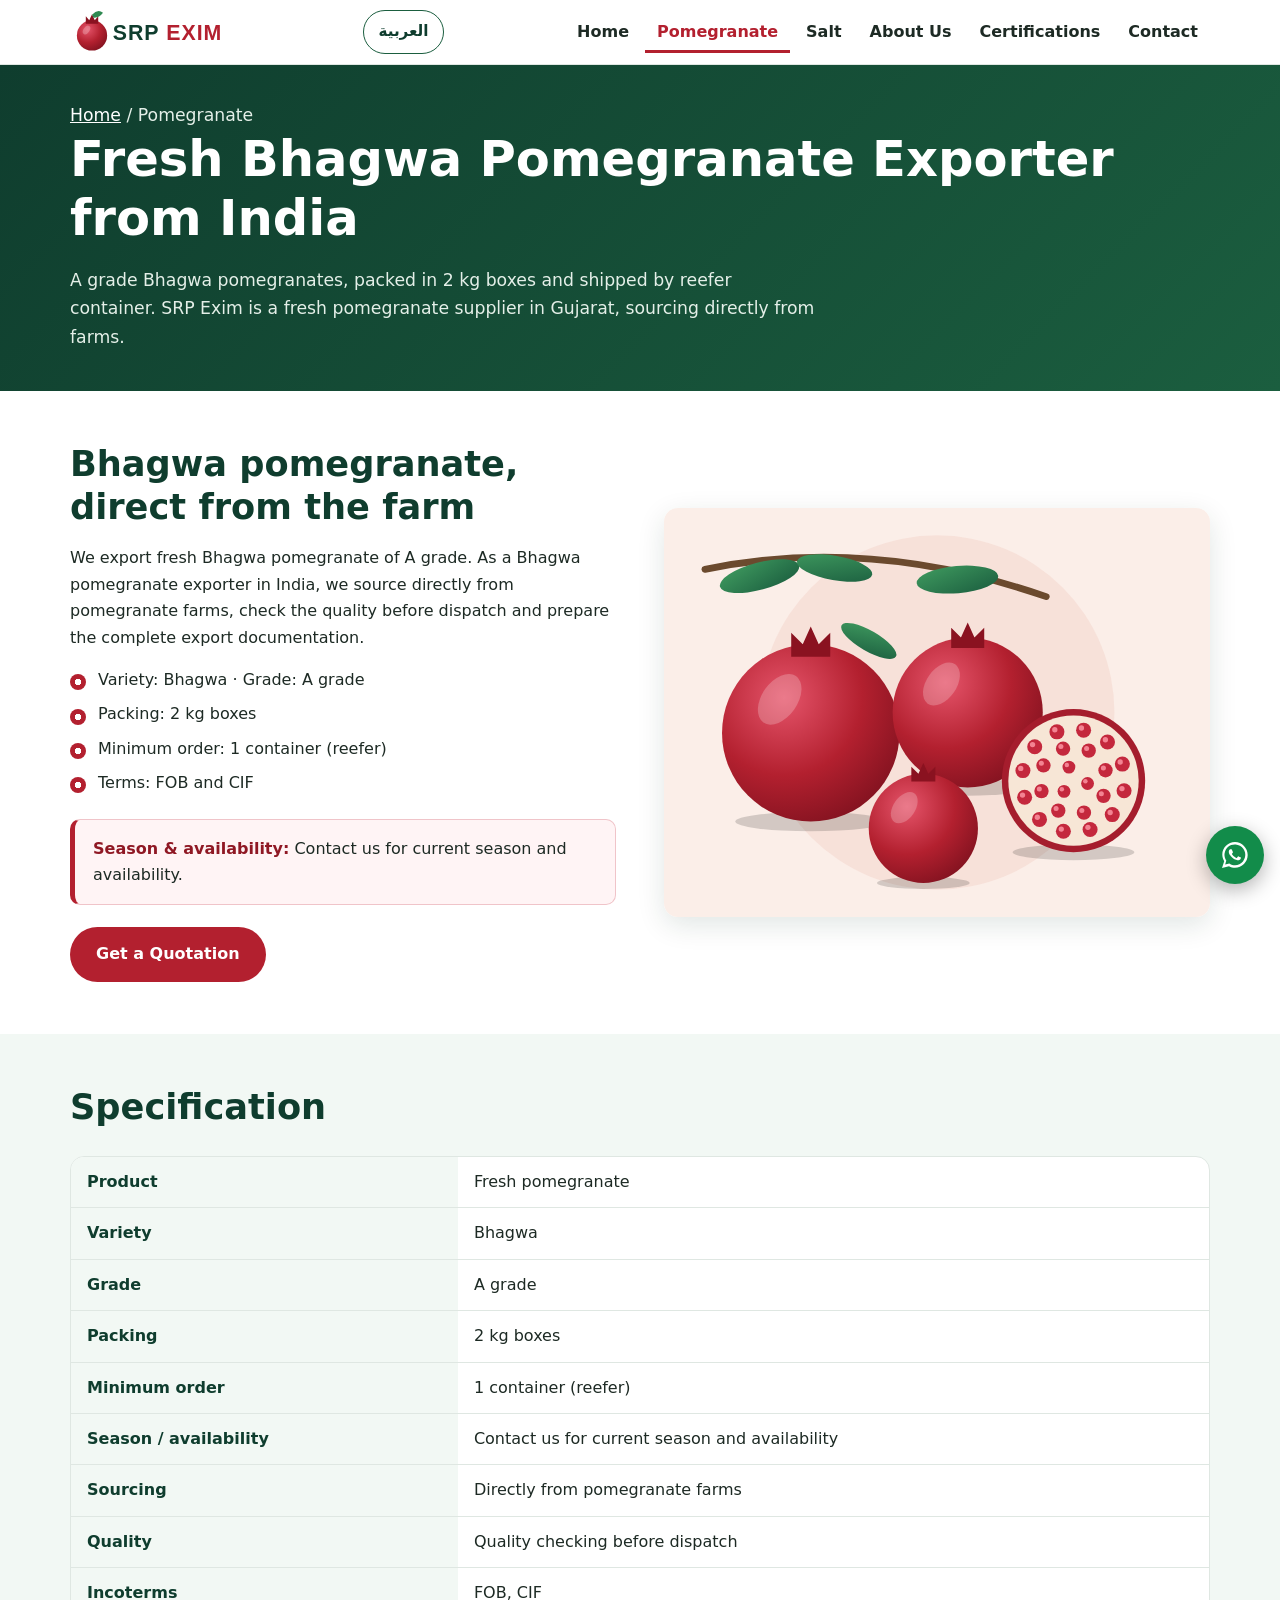
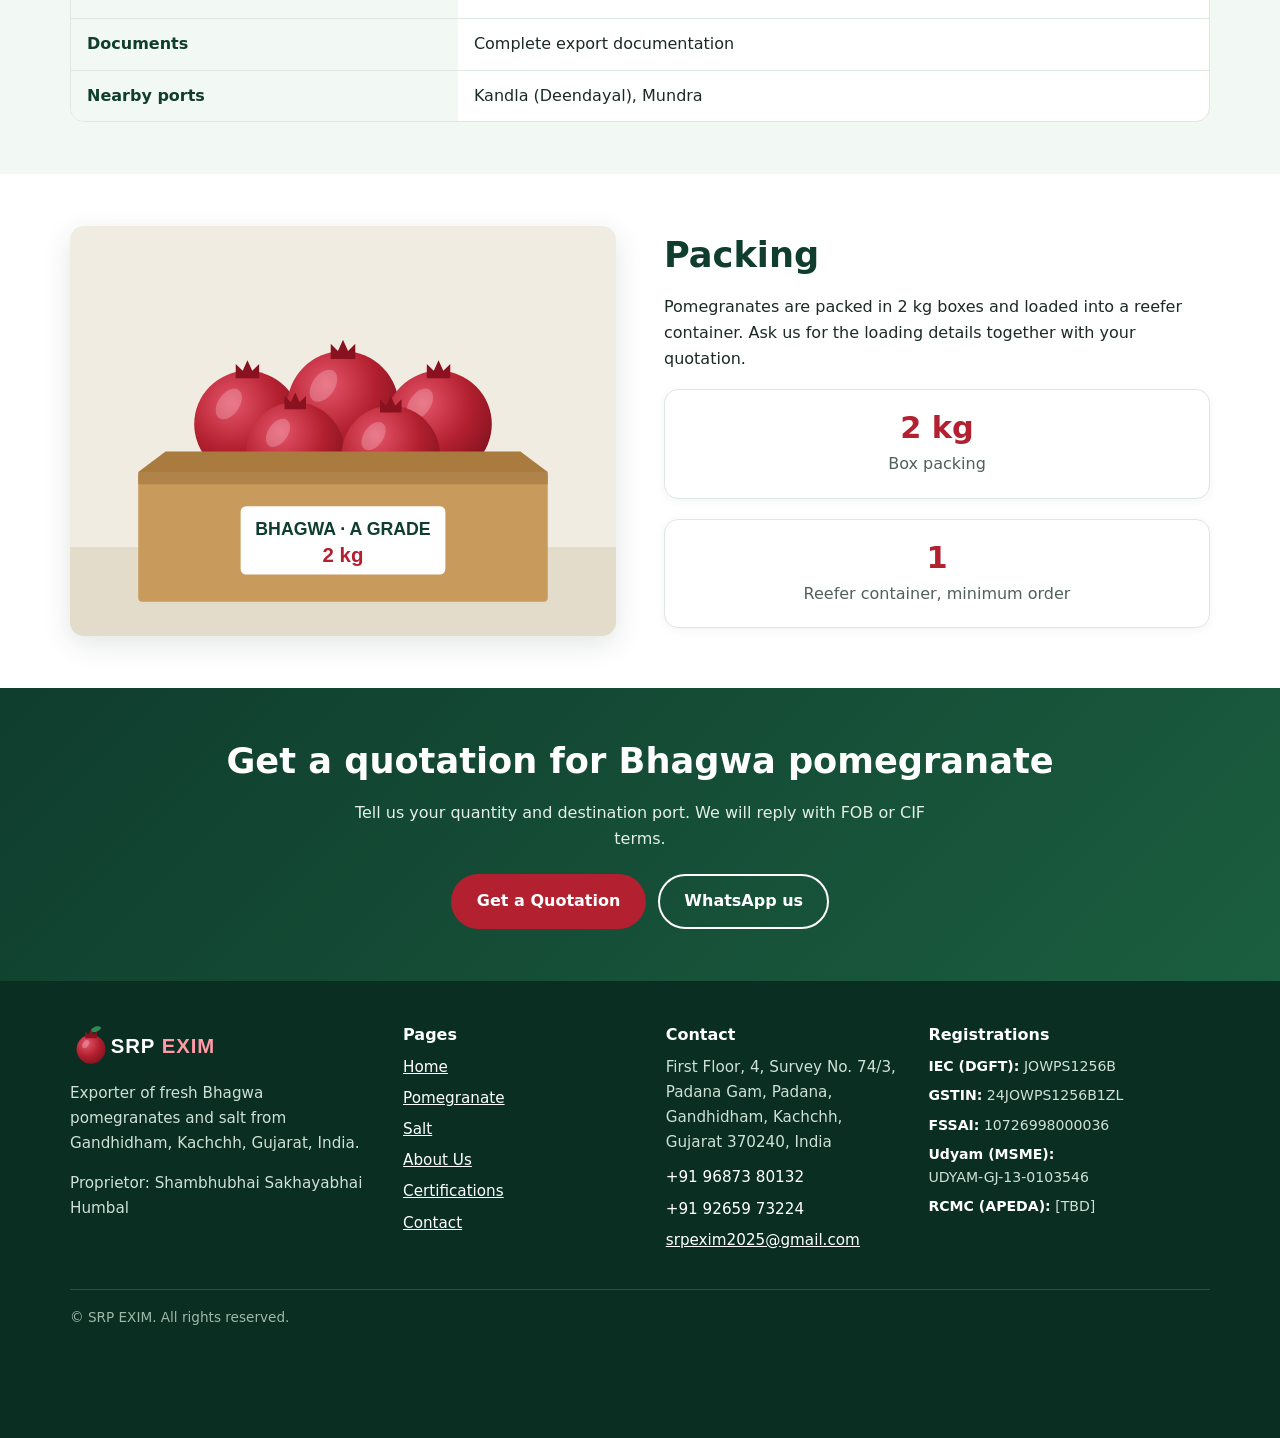
<file: pomegranate.html>
<!DOCTYPE html>
<html lang="en" dir="ltr">
<head>
<meta charset="utf-8">
<meta name="viewport" content="width=device-width, initial-scale=1">
<title>Fresh Bhagwa Pomegranate Exporter India | Pomegranate Supplier Gujarat - SRP Exim</title>
<meta name="description" content="Bhagwa pomegranate exporter India: A grade fresh pomegranate in 2 kg boxes, reefer container, FOB and CIF. Fresh pomegranate supplier in Gujarat - SRP Exim.">
<link rel="canonical" href="https://srpexim.in/pomegranate.html">
<link rel="alternate" hreflang="en" href="https://srpexim.in/pomegranate.html">
<link rel="alternate" hreflang="ar" href="https://srpexim.in/ar/pomegranate.html">
<link rel="alternate" hreflang="x-default" href="https://srpexim.in/pomegranate.html">
<meta name="theme-color" content="#0f3d2e">
<meta property="og:type" content="website">
<meta property="og:site_name" content="SRP EXIM">
<meta property="og:title" content="Fresh Bhagwa Pomegranate Exporter India | Pomegranate Supplier Gujarat - SRP Exim">
<meta property="og:description" content="Bhagwa pomegranate exporter India: A grade fresh pomegranate in 2 kg boxes, reefer container, FOB and CIF. Fresh pomegranate supplier in Gujarat - SRP Exim.">
<meta property="og:url" content="https://srpexim.in/pomegranate.html">
<meta property="og:image" content="https://srpexim.in/images/og-image.png">
<meta property="og:locale" content="en_IN">
<meta name="twitter:card" content="summary_large_image">
<meta name="twitter:title" content="Fresh Bhagwa Pomegranate Exporter India | Pomegranate Supplier Gujarat - SRP Exim">
<meta name="twitter:description" content="Bhagwa pomegranate exporter India: A grade fresh pomegranate in 2 kg boxes, reefer container, FOB and CIF. Fresh pomegranate supplier in Gujarat - SRP Exim.">
<meta name="twitter:image" content="https://srpexim.in/images/og-image.png">
<link rel="icon" href="images/favicon.svg" type="image/svg+xml">
<link rel="icon" href="images/favicon-32.png" sizes="32x32" type="image/png">
<link rel="apple-touch-icon" href="images/apple-touch-icon.png">
<link rel="stylesheet" href="css/styles.css">
<script>document.documentElement.classList.add('js')</script>
<script type="application/ld+json">{"@context": "https://schema.org", "@graph": [{"@type": "Organization", "@id": "https://srpexim.in/#org", "name": "SRP EXIM", "alternateName": "SRP Exim", "url": "https://srpexim.in/", "logo": "https://srpexim.in/images/icon-512.png", "email": "srpexim2025@gmail.com", "telephone": ["+91 96873 80132", "+91 92659 73224"], "founder": {"@type": "Person", "name": "Shambhubhai Sakhayabhai Humbal"}, "address": {"@type": "PostalAddress", "streetAddress": "First Floor, 4, Survey No. 74/3, Padana Gam, Padana", "addressLocality": "Gandhidham", "addressRegion": "Gujarat", "postalCode": "370240", "addressCountry": "IN"}, "contactPoint": [{"@type": "ContactPoint", "telephone": "+91 96873 80132", "contactType": "sales", "email": "srpexim2025@gmail.com", "availableLanguage": ["English", "Arabic"]}]}, {"@type": "Product", "@id": "https://srpexim.in/pomegranate.html#product", "name": "Fresh Bhagwa Pomegranate (A grade)", "description": "Fresh Bhagwa pomegranate, A grade, packed in 2 kg boxes. Minimum order 1 reefer container. FOB and CIF.", "image": "https://srpexim.in/images/pomegranate.svg", "category": "Fresh fruit", "brand": {"@id": "https://srpexim.in/#org"}, "manufacturer": {"@id": "https://srpexim.in/#org"}, "additionalProperty": [{"@type": "PropertyValue", "name": "Variety", "value": "Bhagwa"}, {"@type": "PropertyValue", "name": "Grade", "value": "A grade"}, {"@type": "PropertyValue", "name": "Packing", "value": "2 kg boxes"}, {"@type": "PropertyValue", "name": "Minimum order", "value": "1 container (reefer)"}]}]}</script>
</head>
<body>
<a class="skip" href="#main">Skip to content</a>
<header class="site-header">
<div class="container header-in">
<a class="logo" href="index.html" aria-label="SRP EXIM home"><img src="images/logo.svg" width="250" height="64" alt="SRP EXIM"></a>
<a class="lang" href="ar/pomegranate.html" hreflang="ar" lang="ar">العربية</a>
<button class="nav-toggle" type="button" aria-expanded="false" aria-controls="site-nav" aria-label="Menu"><svg viewBox="0 0 24 24" fill="none" stroke="currentColor" stroke-width="2" stroke-linecap="round" aria-hidden="true"><path d="M3 6h18M3 12h18M3 18h18"/></svg></button>
<nav class="nav" id="site-nav" aria-label="Main"><ul><li><a href="index.html">Home</a></li><li><a href="pomegranate.html" aria-current="page">Pomegranate</a></li><li><a href="salt.html">Salt</a></li><li><a href="about.html">About Us</a></li><li><a href="certifications.html">Certifications</a></li><li><a href="contact.html">Contact</a></li></ul></nav>
</div>
</header>
<main id="main">
<section class="page-head"><div class="container">
<p class="crumbs"><a href="index.html">Home</a> / Pomegranate</p>
<h1>Fresh Bhagwa Pomegranate Exporter from India</h1>
<p>A grade Bhagwa pomegranates, packed in 2 kg boxes and shipped by reefer container. SRP Exim is a fresh pomegranate supplier in Gujarat, sourcing directly from farms.</p>
</div></section>
<section class="section"><div class="container split">
<div>
<h2>Bhagwa pomegranate, direct from the farm</h2>
<p>We export fresh Bhagwa pomegranate of A grade. As a Bhagwa pomegranate exporter in India, we source directly from pomegranate farms, check the quality before dispatch and prepare the complete export documentation.</p>
<ul class="ticks"><li>Variety: Bhagwa &middot; Grade: A grade</li><li>Packing: 2 kg boxes</li><li>Minimum order: 1 container (reefer)</li><li>Terms: FOB and CIF</li></ul>
<div class="callout"><strong>Season &amp; availability:</strong> Contact us for current season and availability.</div>
<div class="btn-row"><a class="btn btn-red" href="contact.html">Get a Quotation</a></div>
</div>
<img src="images/pomegranate.svg" width="800" height="600" alt="Fresh red Bhagwa pomegranates, whole and cut open" fetchpriority="high">
</div></section>

<section class="section alt"><div class="container">
<div class="section-head"><h2>Specification</h2></div>
<div class="table-wrap"><table><caption class="sr" style="display:none">Pomegranate specification</caption><tbody>
<tr><th scope="row">Product</th><td>Fresh pomegranate</td></tr><tr><th scope="row">Variety</th><td>Bhagwa</td></tr><tr><th scope="row">Grade</th><td>A grade</td></tr><tr><th scope="row">Packing</th><td>2 kg boxes</td></tr><tr><th scope="row">Minimum order</th><td>1 container (reefer)</td></tr><tr><th scope="row">Season / availability</th><td>Contact us for current season and availability</td></tr><tr><th scope="row">Sourcing</th><td>Directly from pomegranate farms</td></tr><tr><th scope="row">Quality</th><td>Quality checking before dispatch</td></tr><tr><th scope="row">Incoterms</th><td>FOB, CIF</td></tr><tr><th scope="row">Documents</th><td>Complete export documentation</td></tr><tr><th scope="row">Nearby ports</th><td>Kandla (Deendayal), Mundra</td></tr>
</tbody></table></div>
</div></section>

<section class="section"><div class="container split rev">
<div>
<h2>Packing</h2>
<p>Pomegranates are packed in 2 kg boxes and loaded into a reefer container. Ask us for the loading details together with your quotation.</p>
<div class="grid g2"><div class="card pack"><span class="big">2 kg</span><p>Box packing</p></div><div class="card pack"><span class="big">1</span><p>Reefer container, minimum order</p></div></div>
</div>
<img src="images/pomegranate-box.svg" width="800" height="600" alt="2 kg box packed with Bhagwa A grade pomegranates" loading="lazy">
</div></section>
<section class="cta"><div class="container">
<h2>Get a quotation for Bhagwa pomegranate</h2><p>Tell us your quantity and destination port. We will reply with FOB or CIF terms.</p>
<div class="btn-row"><a class="btn btn-red" href="contact.html">Get a Quotation</a><a class="btn btn-outline" href="https://wa.me/919265973224" target="_blank" rel="noopener">WhatsApp us</a></div>
</div></section>
</main>
<footer class="site-footer">
<div class="container">
<div class="foot-grid">
<div>
<a class="logo" href="index.html"><img src="images/logo-white.svg" width="250" height="64" alt="SRP EXIM" loading="lazy"></a>
<p style="margin-top:14px">Exporter of fresh Bhagwa pomegranates and salt from Gandhidham, Kachchh, Gujarat, India.</p>
<p>Proprietor: Shambhubhai Sakhayabhai Humbal</p>
</div>
<div><h3>Pages</h3><ul><li><a href="index.html">Home</a></li><li><a href="pomegranate.html">Pomegranate</a></li><li><a href="salt.html">Salt</a></li><li><a href="about.html">About Us</a></li><li><a href="certifications.html">Certifications</a></li><li><a href="contact.html">Contact</a></li></ul></div>
<div><h3>Contact</h3>
<address>First Floor, 4, Survey No. 74/3, Padana Gam, Padana, Gandhidham, Kachchh, Gujarat 370240, India</address>
<ul style="margin-top:10px"><li><a href="tel:+919687380132"><span class="ltr">+91 96873 80132</span></a></li><li><a href="tel:+919265973224"><span class="ltr">+91 92659 73224</span></a></li><li><a href="mailto:srpexim2025@gmail.com">srpexim2025@gmail.com</a></li></ul></div>
<div><h3>Registrations</h3>
<ul class="regs">
<li><b>IEC (DGFT):</b> <span class="ltr">JOWPS1256B</span></li>
<li><b>GSTIN:</b> <span class="ltr">24JOWPS1256B1ZL</span></li>
<li><b>FSSAI:</b> <span class="ltr">10726998000036</span></li>
<li><b>Udyam (MSME):</b> <span class="ltr">UDYAM-GJ-13-0103546</span></li>
<li><b>RCMC (APEDA):</b> <span class="ltr">[TBD]</span></li>
</ul></div>
</div>
<p class="copy">&copy; SRP EXIM. All rights reserved.</p>
</div>
</footer>
<a class="wa-float" href="https://wa.me/919265973224" target="_blank" rel="noopener" aria-label="Chat with SRP Exim on WhatsApp"><svg viewBox="0 0 32 32" fill="currentColor" aria-hidden="true"><path d="M16 3C9 3 3.3 8.600 3.300 15.600c0 2.400.7 4.700 1.900 6.600L3 29l7-1.800c1.900 1 4 1.600 6 1.600 7 0 12.700-5.700 12.700-12.700S23 3 16 3zm0 23.200c-1.900 0-3.700-.5-5.300-1.500l-.4-.2-4.100 1.100 1.100-4-.3-.4a10.400 10.400 0 1 1 9 5zm5.700-7.800c-.3-.2-1.800-.9-2.100-1s-.5-.2-.7.200-.8 1-1 1.200-.4.200-.7.100a8.500 8.500 0 0 1-4.200-3.700c-.3-.6.300-.5.900-1.700.1-.2 0-.4 0-.5l-1-2.300c-.2-.6-.5-.5-.7-.5h-.6c-.2 0-.5.100-.8.400s-1 1-1 2.400 1 2.800 1.200 3c.2.200 2.100 3.200 5.100 4.500 1.900.8 2.600.9 3.600.7.600-.1 1.800-.7 2-1.400s.2-1.300.2-1.400-.3-.2-.6-.4z"/></svg></a>
<script src="js/main.js" defer></script>
</body>
</html>
</file>
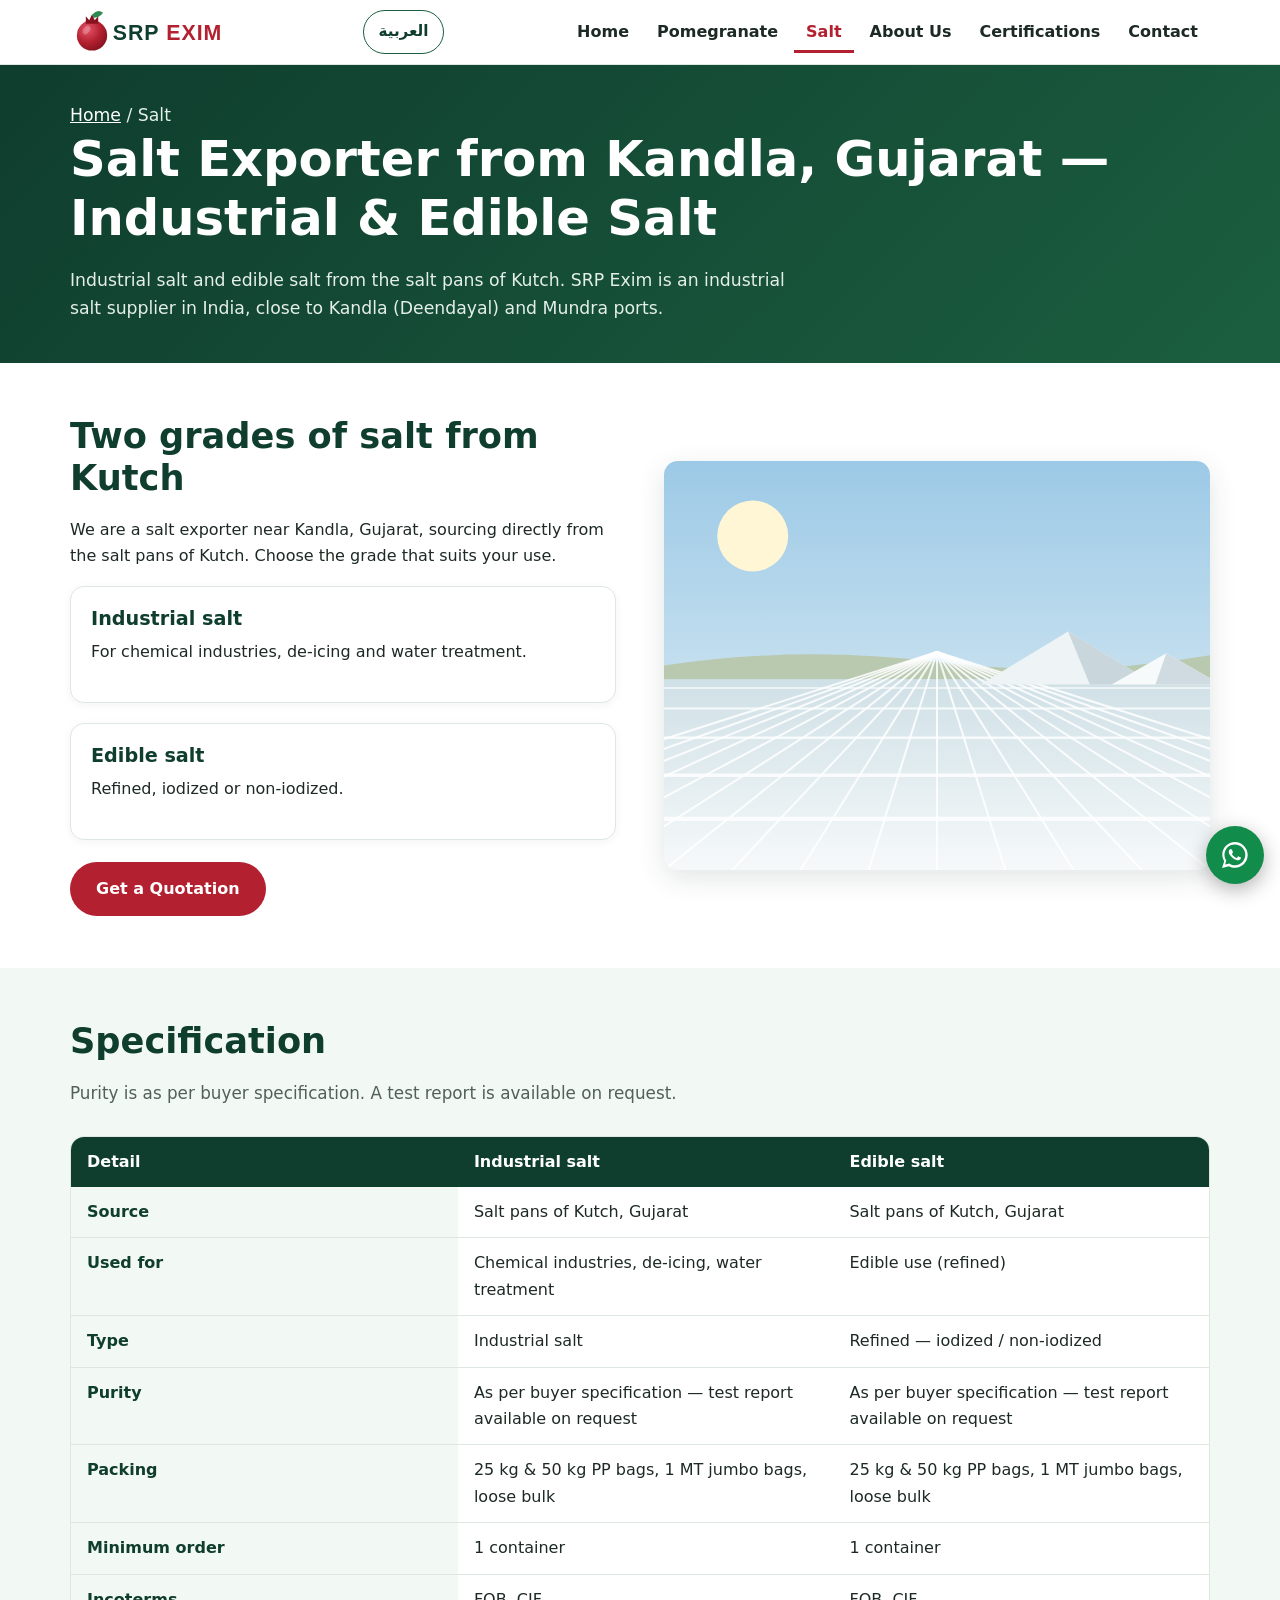
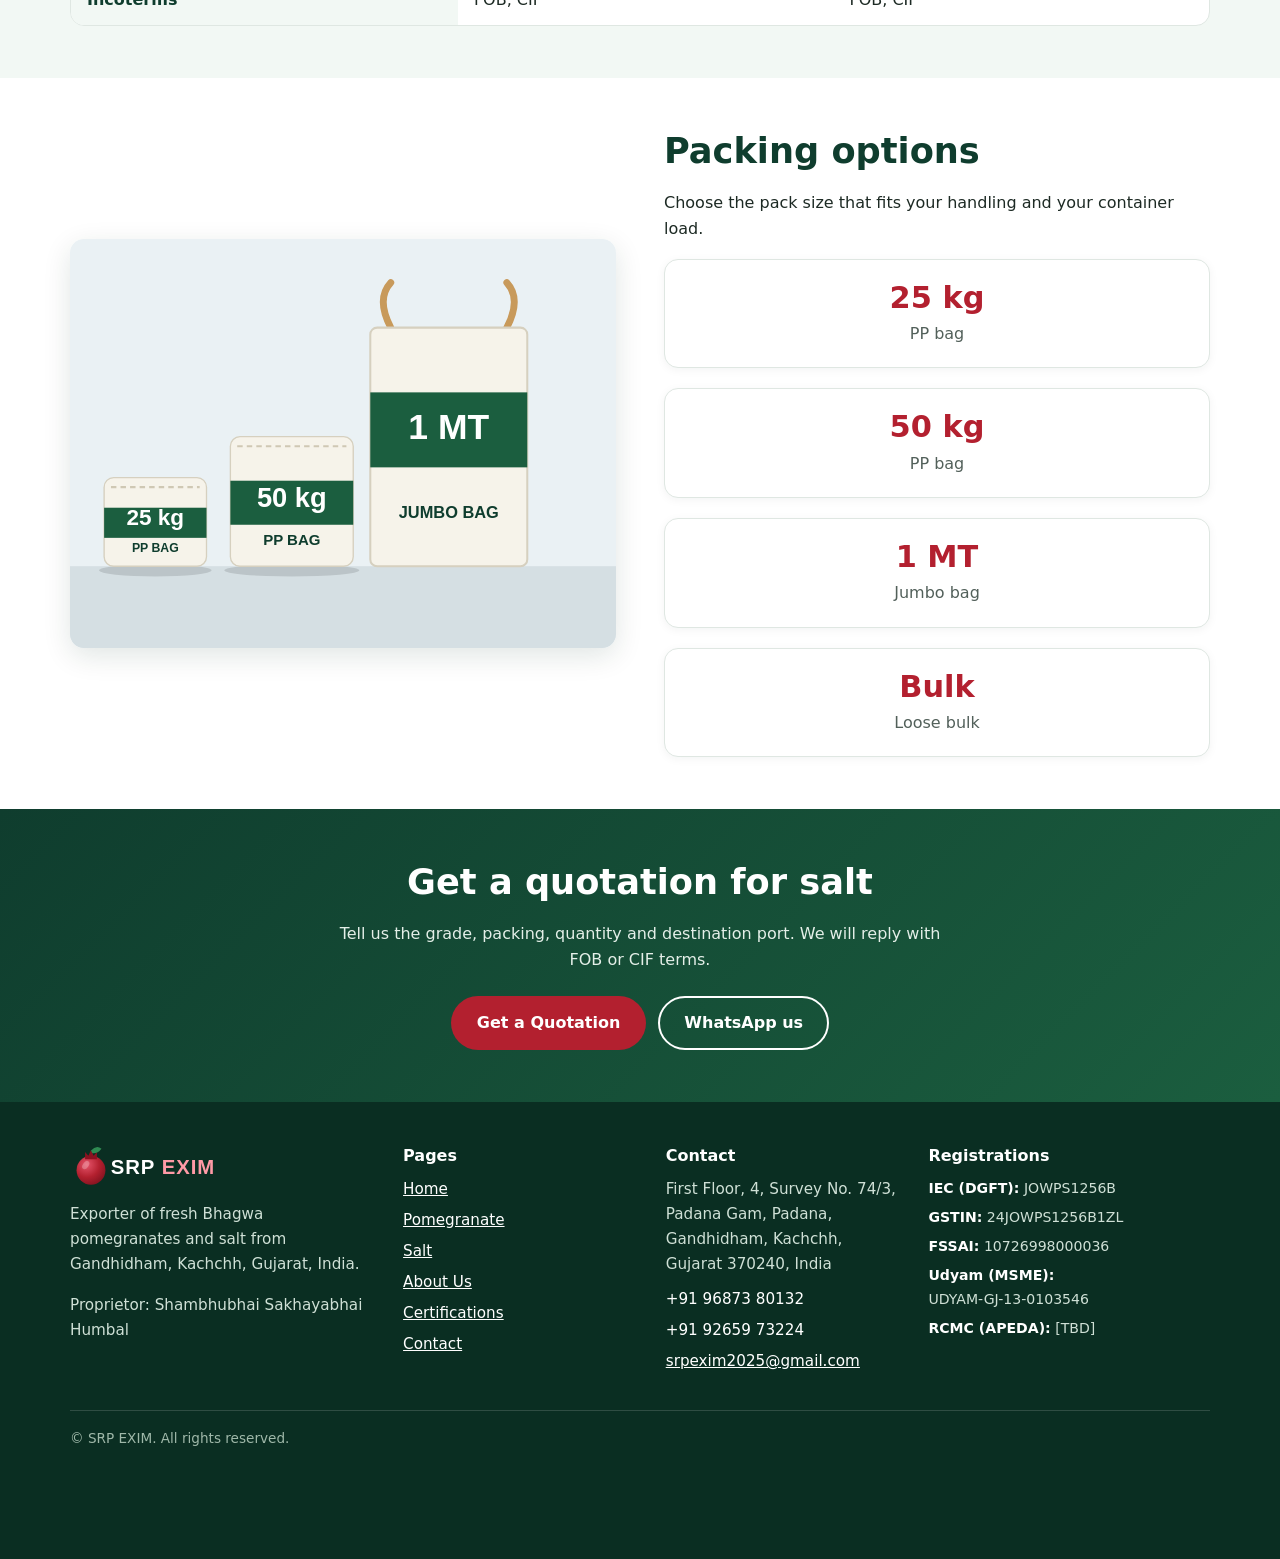
<file: salt.html>
<!DOCTYPE html>
<html lang="en" dir="ltr">
<head>
<meta charset="utf-8">
<meta name="viewport" content="width=device-width, initial-scale=1">
<title>Salt Exporter Kandla Gujarat | Industrial Salt Supplier India - SRP Exim</title>
<meta name="description" content="Salt exporter Kandla Gujarat: industrial salt supplier India and edible salt from the salt pans of Kutch. 25/50 kg PP bags, 1 MT jumbo bags, bulk. FOB and CIF.">
<link rel="canonical" href="https://srpexim.in/salt.html">
<link rel="alternate" hreflang="en" href="https://srpexim.in/salt.html">
<link rel="alternate" hreflang="ar" href="https://srpexim.in/ar/salt.html">
<link rel="alternate" hreflang="x-default" href="https://srpexim.in/salt.html">
<meta name="theme-color" content="#0f3d2e">
<meta property="og:type" content="website">
<meta property="og:site_name" content="SRP EXIM">
<meta property="og:title" content="Salt Exporter Kandla Gujarat | Industrial Salt Supplier India - SRP Exim">
<meta property="og:description" content="Salt exporter Kandla Gujarat: industrial salt supplier India and edible salt from the salt pans of Kutch. 25/50 kg PP bags, 1 MT jumbo bags, bulk. FOB and CIF.">
<meta property="og:url" content="https://srpexim.in/salt.html">
<meta property="og:image" content="https://srpexim.in/images/og-image.png">
<meta property="og:locale" content="en_IN">
<meta name="twitter:card" content="summary_large_image">
<meta name="twitter:title" content="Salt Exporter Kandla Gujarat | Industrial Salt Supplier India - SRP Exim">
<meta name="twitter:description" content="Salt exporter Kandla Gujarat: industrial salt supplier India and edible salt from the salt pans of Kutch. 25/50 kg PP bags, 1 MT jumbo bags, bulk. FOB and CIF.">
<meta name="twitter:image" content="https://srpexim.in/images/og-image.png">
<link rel="icon" href="images/favicon.svg" type="image/svg+xml">
<link rel="icon" href="images/favicon-32.png" sizes="32x32" type="image/png">
<link rel="apple-touch-icon" href="images/apple-touch-icon.png">
<link rel="stylesheet" href="css/styles.css">
<script>document.documentElement.classList.add('js')</script>
<script type="application/ld+json">{"@context": "https://schema.org", "@graph": [{"@type": "Organization", "@id": "https://srpexim.in/#org", "name": "SRP EXIM", "alternateName": "SRP Exim", "url": "https://srpexim.in/", "logo": "https://srpexim.in/images/icon-512.png", "email": "srpexim2025@gmail.com", "telephone": ["+91 96873 80132", "+91 92659 73224"], "founder": {"@type": "Person", "name": "Shambhubhai Sakhayabhai Humbal"}, "address": {"@type": "PostalAddress", "streetAddress": "First Floor, 4, Survey No. 74/3, Padana Gam, Padana", "addressLocality": "Gandhidham", "addressRegion": "Gujarat", "postalCode": "370240", "addressCountry": "IN"}, "contactPoint": [{"@type": "ContactPoint", "telephone": "+91 96873 80132", "contactType": "sales", "email": "srpexim2025@gmail.com", "availableLanguage": ["English", "Arabic"]}]}, {"@type": "Product", "@id": "https://srpexim.in/salt.html#industrial", "name": "Industrial Salt", "description": "Industrial salt from the salt pans of Kutch, Gujarat, for chemical industries, de-icing and water treatment. Packed in 25 kg and 50 kg PP bags, 1 MT jumbo bags or loose bulk.", "image": "https://srpexim.in/images/salt-pan.svg", "category": "Salt", "brand": {"@id": "https://srpexim.in/#org"}, "manufacturer": {"@id": "https://srpexim.in/#org"}}, {"@type": "Product", "@id": "https://srpexim.in/salt.html#edible", "name": "Edible Salt (iodized / non-iodized)", "description": "Refined edible salt, iodized or non-iodized, from the salt pans of Kutch, Gujarat. Purity as per buyer specification; test report available on request.", "image": "https://srpexim.in/images/salt-bags.svg", "category": "Salt", "brand": {"@id": "https://srpexim.in/#org"}, "manufacturer": {"@id": "https://srpexim.in/#org"}}]}</script>
</head>
<body>
<a class="skip" href="#main">Skip to content</a>
<header class="site-header">
<div class="container header-in">
<a class="logo" href="index.html" aria-label="SRP EXIM home"><img src="images/logo.svg" width="250" height="64" alt="SRP EXIM"></a>
<a class="lang" href="ar/salt.html" hreflang="ar" lang="ar">العربية</a>
<button class="nav-toggle" type="button" aria-expanded="false" aria-controls="site-nav" aria-label="Menu"><svg viewBox="0 0 24 24" fill="none" stroke="currentColor" stroke-width="2" stroke-linecap="round" aria-hidden="true"><path d="M3 6h18M3 12h18M3 18h18"/></svg></button>
<nav class="nav" id="site-nav" aria-label="Main"><ul><li><a href="index.html">Home</a></li><li><a href="pomegranate.html">Pomegranate</a></li><li><a href="salt.html" aria-current="page">Salt</a></li><li><a href="about.html">About Us</a></li><li><a href="certifications.html">Certifications</a></li><li><a href="contact.html">Contact</a></li></ul></nav>
</div>
</header>
<main id="main">
<section class="page-head"><div class="container">
<p class="crumbs"><a href="index.html">Home</a> / Salt</p>
<h1>Salt Exporter from Kandla, Gujarat &mdash; Industrial &amp; Edible Salt</h1>
<p>Industrial salt and edible salt from the salt pans of Kutch. SRP Exim is an industrial salt supplier in India, close to Kandla (Deendayal) and Mundra ports.</p>
</div></section>
<section class="section"><div class="container split">
<div>
<h2>Two grades of salt from Kutch</h2>
<p>We are a salt exporter near Kandla, Gujarat, sourcing directly from the salt pans of Kutch. Choose the grade that suits your use.</p>
<div class="grid g2">
<div class="card"><div class="body"><h3>Industrial salt</h3><p>For chemical industries, de-icing and water treatment.</p></div></div>
<div class="card"><div class="body"><h3>Edible salt</h3><p>Refined, iodized or non-iodized.</p></div></div>
</div>
<div class="btn-row"><a class="btn btn-red" href="contact.html">Get a Quotation</a></div>
</div>
<img src="images/salt-pan.svg" width="800" height="600" alt="White salt pans and salt heap in Kutch, Gujarat" fetchpriority="high">
</div></section>

<section class="section alt"><div class="container">
<div class="section-head"><h2>Specification</h2><p>Purity is as per buyer specification. A test report is available on request.</p></div>
<div class="table-wrap"><table>
<thead><tr><th scope="col">Detail</th><th scope="col">Industrial salt</th><th scope="col">Edible salt</th></tr></thead><tbody>
<tr><th scope="row">Source</th><td>Salt pans of Kutch, Gujarat</td><td>Salt pans of Kutch, Gujarat</td></tr><tr><th scope="row">Used for</th><td>Chemical industries, de-icing, water treatment</td><td>Edible use (refined)</td></tr><tr><th scope="row">Type</th><td>Industrial salt</td><td>Refined &mdash; iodized / non-iodized</td></tr><tr><th scope="row">Purity</th><td>As per buyer specification &mdash; test report available on request</td><td>As per buyer specification &mdash; test report available on request</td></tr><tr><th scope="row">Packing</th><td>25 kg &amp; 50 kg PP bags, 1 MT jumbo bags, loose bulk</td><td>25 kg &amp; 50 kg PP bags, 1 MT jumbo bags, loose bulk</td></tr><tr><th scope="row">Minimum order</th><td>1 container</td><td>1 container</td></tr><tr><th scope="row">Incoterms</th><td>FOB, CIF</td><td>FOB, CIF</td></tr>
</tbody></table></div>
</div></section>

<section class="section"><div class="container split rev">
<div>
<h2>Packing options</h2>
<p>Choose the pack size that fits your handling and your container load.</p>
<div class="grid g2"><div class="card pack"><span class="big">25 kg</span><p>PP bag</p></div><div class="card pack"><span class="big">50 kg</span><p>PP bag</p></div><div class="card pack"><span class="big">1 MT</span><p>Jumbo bag</p></div><div class="card pack"><span class="big">Bulk</span><p>Loose bulk</p></div></div>
</div>
<img src="images/salt-bags.svg" width="800" height="600" alt="25 kg and 50 kg PP salt bags and a 1 MT jumbo bag" loading="lazy">
</div></section>
<section class="cta"><div class="container">
<h2>Get a quotation for salt</h2><p>Tell us the grade, packing, quantity and destination port. We will reply with FOB or CIF terms.</p>
<div class="btn-row"><a class="btn btn-red" href="contact.html">Get a Quotation</a><a class="btn btn-outline" href="https://wa.me/919265973224" target="_blank" rel="noopener">WhatsApp us</a></div>
</div></section>
</main>
<footer class="site-footer">
<div class="container">
<div class="foot-grid">
<div>
<a class="logo" href="index.html"><img src="images/logo-white.svg" width="250" height="64" alt="SRP EXIM" loading="lazy"></a>
<p style="margin-top:14px">Exporter of fresh Bhagwa pomegranates and salt from Gandhidham, Kachchh, Gujarat, India.</p>
<p>Proprietor: Shambhubhai Sakhayabhai Humbal</p>
</div>
<div><h3>Pages</h3><ul><li><a href="index.html">Home</a></li><li><a href="pomegranate.html">Pomegranate</a></li><li><a href="salt.html">Salt</a></li><li><a href="about.html">About Us</a></li><li><a href="certifications.html">Certifications</a></li><li><a href="contact.html">Contact</a></li></ul></div>
<div><h3>Contact</h3>
<address>First Floor, 4, Survey No. 74/3, Padana Gam, Padana, Gandhidham, Kachchh, Gujarat 370240, India</address>
<ul style="margin-top:10px"><li><a href="tel:+919687380132"><span class="ltr">+91 96873 80132</span></a></li><li><a href="tel:+919265973224"><span class="ltr">+91 92659 73224</span></a></li><li><a href="mailto:srpexim2025@gmail.com">srpexim2025@gmail.com</a></li></ul></div>
<div><h3>Registrations</h3>
<ul class="regs">
<li><b>IEC (DGFT):</b> <span class="ltr">JOWPS1256B</span></li>
<li><b>GSTIN:</b> <span class="ltr">24JOWPS1256B1ZL</span></li>
<li><b>FSSAI:</b> <span class="ltr">10726998000036</span></li>
<li><b>Udyam (MSME):</b> <span class="ltr">UDYAM-GJ-13-0103546</span></li>
<li><b>RCMC (APEDA):</b> <span class="ltr">[TBD]</span></li>
</ul></div>
</div>
<p class="copy">&copy; SRP EXIM. All rights reserved.</p>
</div>
</footer>
<a class="wa-float" href="https://wa.me/919265973224" target="_blank" rel="noopener" aria-label="Chat with SRP Exim on WhatsApp"><svg viewBox="0 0 32 32" fill="currentColor" aria-hidden="true"><path d="M16 3C9 3 3.3 8.600 3.300 15.600c0 2.400.7 4.700 1.900 6.600L3 29l7-1.800c1.900 1 4 1.600 6 1.600 7 0 12.700-5.700 12.700-12.700S23 3 16 3zm0 23.200c-1.900 0-3.700-.5-5.300-1.500l-.4-.2-4.100 1.100 1.100-4-.3-.4a10.400 10.400 0 1 1 9 5zm5.700-7.800c-.3-.2-1.800-.9-2.100-1s-.5-.2-.7.200-.8 1-1 1.200-.4.200-.7.100a8.500 8.500 0 0 1-4.200-3.700c-.3-.6.300-.5.900-1.700.1-.2 0-.4 0-.5l-1-2.300c-.2-.6-.5-.5-.7-.5h-.6c-.2 0-.5.100-.8.400s-1 1-1 2.400 1 2.800 1.200 3c.2.200 2.100 3.200 5.100 4.500 1.900.8 2.600.9 3.600.7.600-.1 1.800-.7 2-1.400s.2-1.300.2-1.400-.3-.2-.6-.4z"/></svg></a>
<script src="js/main.js" defer></script>
</body>
</html>
</file>
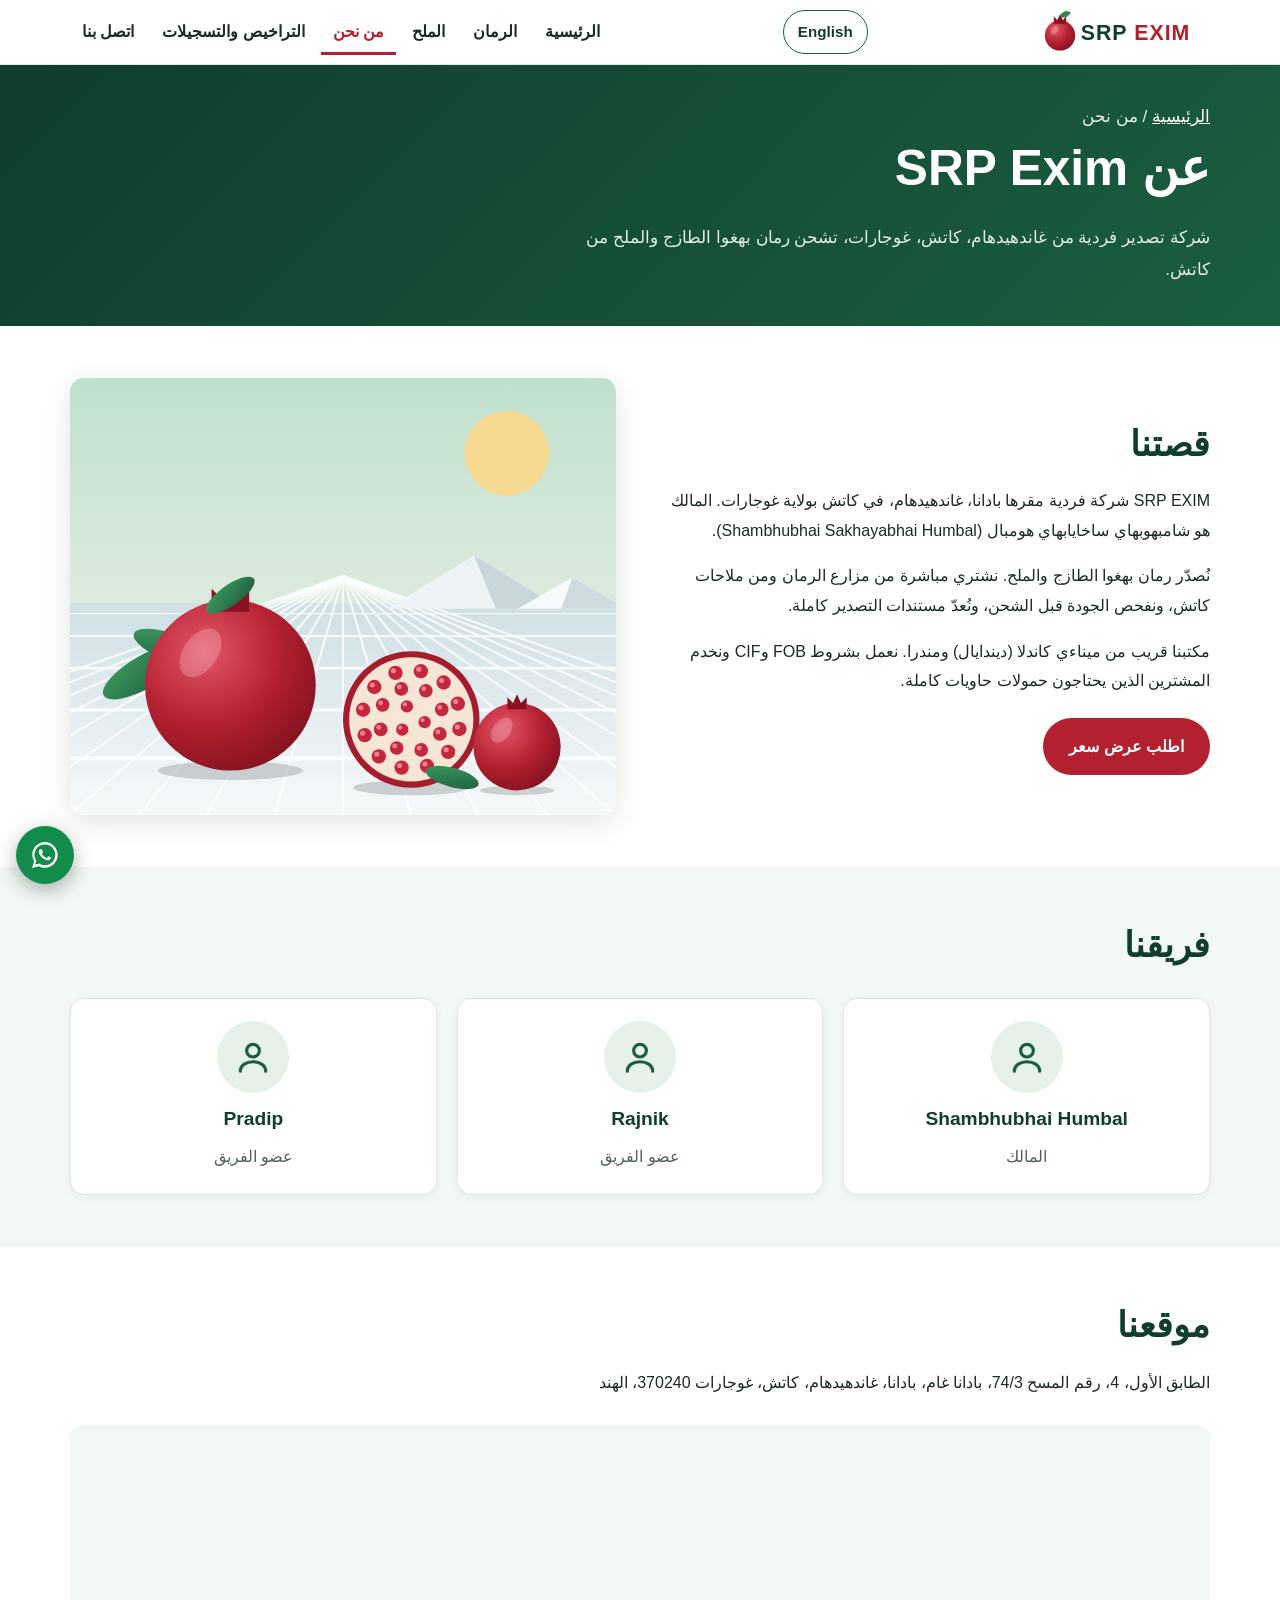
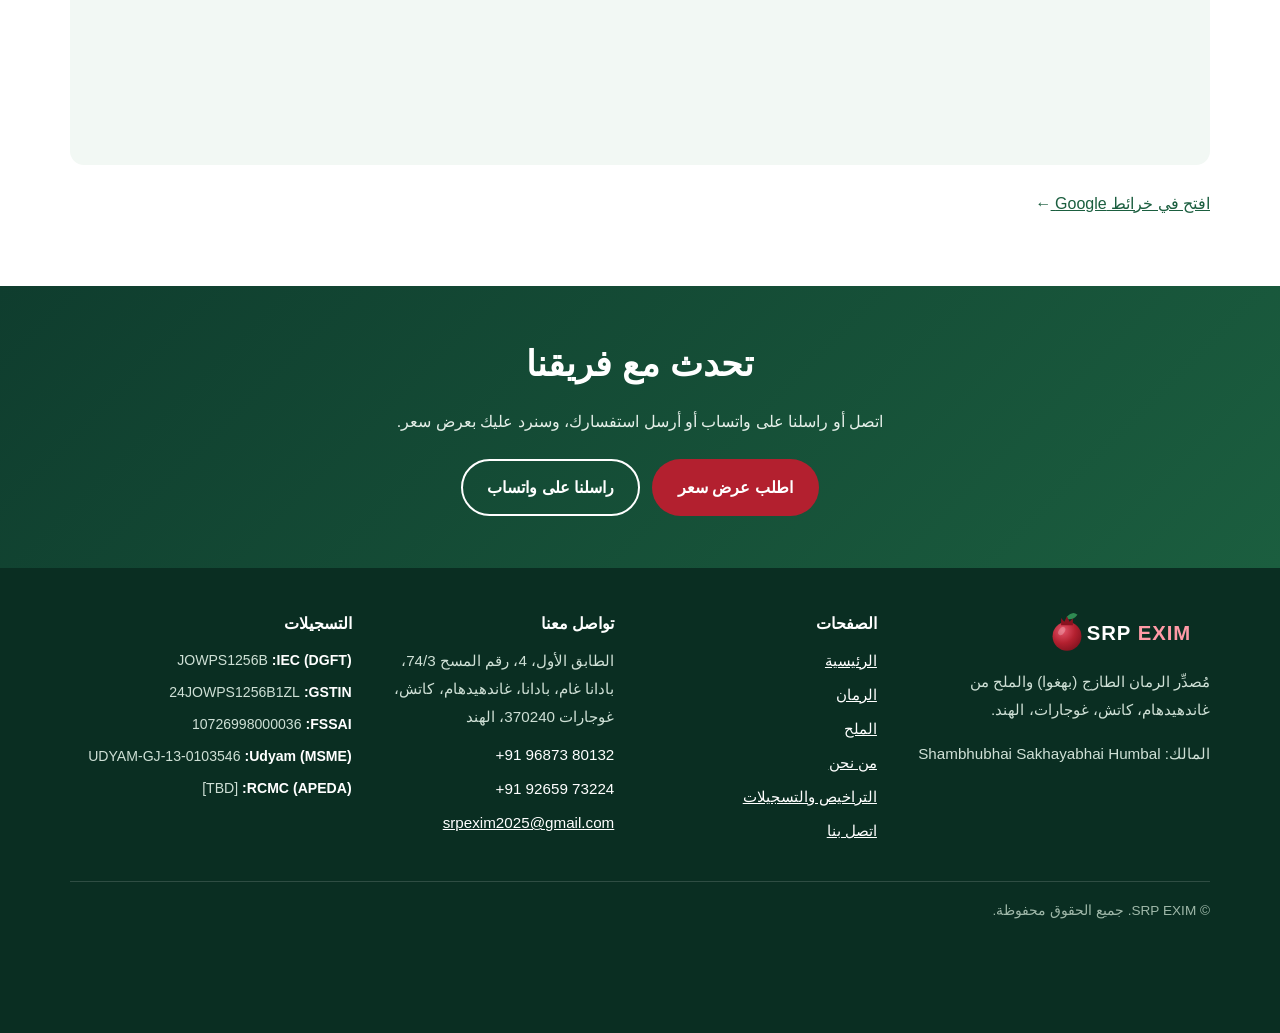
<file: ar/about.html>
<!DOCTYPE html>
<html lang="ar" dir="rtl">
<head>
<meta charset="utf-8">
<meta name="viewport" content="width=device-width, initial-scale=1">
<title>من نحن | SRP Exim - مُصدِّر رمان وملح، غاندهيدهام غوجارات</title>
<meta name="description" content="SRP Exim شركة تصدير فردية في غاندهيدهام، كاتش، غوجارات، قرب ميناءي كاندلا ومندرا. تعرّف على الفريق وموقع مكتبنا على الخريطة.">
<link rel="canonical" href="https://srpexim.in/ar/about.html">
<link rel="alternate" hreflang="en" href="https://srpexim.in/about.html">
<link rel="alternate" hreflang="ar" href="https://srpexim.in/ar/about.html">
<link rel="alternate" hreflang="x-default" href="https://srpexim.in/about.html">
<meta name="theme-color" content="#0f3d2e">
<meta property="og:type" content="website">
<meta property="og:site_name" content="SRP EXIM">
<meta property="og:title" content="من نحن | SRP Exim - مُصدِّر رمان وملح، غاندهيدهام غوجارات">
<meta property="og:description" content="SRP Exim شركة تصدير فردية في غاندهيدهام، كاتش، غوجارات، قرب ميناءي كاندلا ومندرا. تعرّف على الفريق وموقع مكتبنا على الخريطة.">
<meta property="og:url" content="https://srpexim.in/ar/about.html">
<meta property="og:image" content="https://srpexim.in/images/og-image.png">
<meta property="og:locale" content="ar_AR">
<meta name="twitter:card" content="summary_large_image">
<meta name="twitter:title" content="من نحن | SRP Exim - مُصدِّر رمان وملح، غاندهيدهام غوجارات">
<meta name="twitter:description" content="SRP Exim شركة تصدير فردية في غاندهيدهام، كاتش، غوجارات، قرب ميناءي كاندلا ومندرا. تعرّف على الفريق وموقع مكتبنا على الخريطة.">
<meta name="twitter:image" content="https://srpexim.in/images/og-image.png">
<link rel="icon" href="../images/favicon.svg" type="image/svg+xml">
<link rel="icon" href="../images/favicon-32.png" sizes="32x32" type="image/png">
<link rel="apple-touch-icon" href="../images/apple-touch-icon.png">
<link rel="stylesheet" href="../css/styles.css">
<script>document.documentElement.classList.add('js')</script>
<script type="application/ld+json">{"@context": "https://schema.org", "@graph": [{"@type": "Organization", "@id": "https://srpexim.in/#org", "name": "SRP EXIM", "alternateName": "SRP Exim", "url": "https://srpexim.in/", "logo": "https://srpexim.in/images/icon-512.png", "email": "srpexim2025@gmail.com", "telephone": ["+91 96873 80132", "+91 92659 73224"], "founder": {"@type": "Person", "name": "Shambhubhai Sakhayabhai Humbal"}, "address": {"@type": "PostalAddress", "streetAddress": "First Floor, 4, Survey No. 74/3, Padana Gam, Padana", "addressLocality": "Gandhidham", "addressRegion": "Gujarat", "postalCode": "370240", "addressCountry": "IN"}, "contactPoint": [{"@type": "ContactPoint", "telephone": "+91 96873 80132", "contactType": "sales", "email": "srpexim2025@gmail.com", "availableLanguage": ["English", "Arabic"]}]}]}</script>
</head>
<body>
<a class="skip" href="#main">انتقل إلى المحتوى</a>
<header class="site-header">
<div class="container header-in">
<a class="logo" href="index.html" aria-label="SRP EXIM الرئيسية"><img src="../images/logo.svg" width="250" height="64" alt="SRP EXIM"></a>
<a class="lang" href="../about.html" hreflang="en" lang="en">English</a>
<button class="nav-toggle" type="button" aria-expanded="false" aria-controls="site-nav" aria-label="القائمة"><svg viewBox="0 0 24 24" fill="none" stroke="currentColor" stroke-width="2" stroke-linecap="round" aria-hidden="true"><path d="M3 6h18M3 12h18M3 18h18"/></svg></button>
<nav class="nav" id="site-nav" aria-label="القائمة الرئيسية"><ul><li><a href="index.html">الرئيسية</a></li><li><a href="pomegranate.html">الرمان</a></li><li><a href="salt.html">الملح</a></li><li><a href="about.html" aria-current="page">من نحن</a></li><li><a href="certifications.html">التراخيص والتسجيلات</a></li><li><a href="contact.html">اتصل بنا</a></li></ul></nav>
</div>
</header>
<main id="main">
<section class="page-head"><div class="container">
<p class="crumbs"><a href="index.html">الرئيسية</a> / من نحن</p>
<h1>عن SRP Exim</h1>
<p>شركة تصدير فردية من غاندهيدهام، كاتش، غوجارات، تشحن رمان بهغوا الطازج والملح من كاتش.</p>
</div></section>
<section class="section"><div class="container split">
<div>
<h2>قصتنا</h2>
<p>SRP EXIM شركة فردية مقرها بادانا، غاندهيدهام، في كاتش بولاية غوجارات. المالك هو شامبهوبهاي ساخايابهاي هومبال (Shambhubhai Sakhayabhai Humbal).</p>
<p>نُصدّر رمان بهغوا الطازج والملح. نشتري مباشرة من مزارع الرمان ومن ملاحات كاتش، ونفحص الجودة قبل الشحن، ونُعدّ مستندات التصدير كاملة.</p>
<p>مكتبنا قريب من ميناءي كاندلا (ديندايال) ومندرا. نعمل بشروط FOB وCIF ونخدم المشترين الذين يحتاجون حمولات حاويات كاملة.</p>
<div class="btn-row"><a class="btn btn-red" href="contact.html">اطلب عرض سعر</a></div>
</div>
<img src="../images/hero.svg" width="800" height="640" alt="رمان بهغوا طازج أمام ملاحات كاتش البيضاء" fetchpriority="high">
</div></section>

<section class="section alt"><div class="container">
<div class="section-head"><h2>فريقنا</h2></div>
<div class="grid g3"><div class="card person"><div class="avatar"><svg viewBox="0 0 24 24" fill="none" stroke="currentColor" stroke-width="2" stroke-linecap="round" stroke-linejoin="round" aria-hidden="true"><circle cx="12" cy="8" r="4"/><path d="M4 21c0-4 4-6 8-6s8 2 8 6"/></svg></div><h3>Shambhubhai Humbal</h3><p>المالك</p></div><div class="card person"><div class="avatar"><svg viewBox="0 0 24 24" fill="none" stroke="currentColor" stroke-width="2" stroke-linecap="round" stroke-linejoin="round" aria-hidden="true"><circle cx="12" cy="8" r="4"/><path d="M4 21c0-4 4-6 8-6s8 2 8 6"/></svg></div><h3>Rajnik</h3><p>عضو الفريق</p></div><div class="card person"><div class="avatar"><svg viewBox="0 0 24 24" fill="none" stroke="currentColor" stroke-width="2" stroke-linecap="round" stroke-linejoin="round" aria-hidden="true"><circle cx="12" cy="8" r="4"/><path d="M4 21c0-4 4-6 8-6s8 2 8 6"/></svg></div><h3>Pradip</h3><p>عضو الفريق</p></div></div>
</div></section>

<section class="section"><div class="container">
<div class="section-head"><h2>موقعنا</h2><p><address style="font-style:normal">الطابق الأول، 4، رقم المسح 74/3، بادانا غام، بادانا، غاندهيدهام، كاتش، غوجارات 370240، الهند</address></p></div>
<iframe class="map" title="خريطة مكتب SRP Exim في بادانا، غاندهيدهام" src="https://www.google.com/maps?q=First%20Floor%2C%204%2C%20Survey%20No.%2074/3%2C%20Padana%20Gam%2C%20Padana%2C%20Gandhidham%2C%20Kachchh%2C%20Gujarat%20370240%2C%20India&output=embed" loading="lazy" referrerpolicy="no-referrer-when-downgrade" allowfullscreen></iframe>
<p style="margin-top:14px"><a href="https://www.google.com/maps/search/?api=1&query=First%20Floor%2C%204%2C%20Survey%20No.%2074/3%2C%20Padana%20Gam%2C%20Padana%2C%20Gandhidham%2C%20Kachchh%2C%20Gujarat%20370240%2C%20India" target="_blank" rel="noopener">افتح في خرائط Google <span class="arrow" aria-hidden="true">&rarr;</span></a></p>
</div></section>
<section class="cta"><div class="container">
<h2>تحدث مع فريقنا</h2><p>اتصل أو راسلنا على واتساب أو أرسل استفسارك، وسنرد عليك بعرض سعر.</p>
<div class="btn-row"><a class="btn btn-red" href="contact.html">اطلب عرض سعر</a><a class="btn btn-outline" href="https://wa.me/919265973224" target="_blank" rel="noopener">راسلنا على واتساب</a></div>
</div></section>
</main>
<footer class="site-footer">
<div class="container">
<div class="foot-grid">
<div>
<a class="logo" href="index.html"><img src="../images/logo-white.svg" width="250" height="64" alt="SRP EXIM" loading="lazy"></a>
<p style="margin-top:14px">مُصدِّر الرمان الطازج (بهغوا) والملح من غاندهيدهام، كاتش، غوجارات، الهند.</p>
<p>المالك: Shambhubhai Sakhayabhai Humbal</p>
</div>
<div><h3>الصفحات</h3><ul><li><a href="index.html">الرئيسية</a></li><li><a href="pomegranate.html">الرمان</a></li><li><a href="salt.html">الملح</a></li><li><a href="about.html">من نحن</a></li><li><a href="certifications.html">التراخيص والتسجيلات</a></li><li><a href="contact.html">اتصل بنا</a></li></ul></div>
<div><h3>تواصل معنا</h3>
<address>الطابق الأول، 4، رقم المسح 74/3، بادانا غام، بادانا، غاندهيدهام، كاتش، غوجارات 370240، الهند</address>
<ul style="margin-top:10px"><li><a href="tel:+919687380132"><span class="ltr">+91 96873 80132</span></a></li><li><a href="tel:+919265973224"><span class="ltr">+91 92659 73224</span></a></li><li><a href="mailto:srpexim2025@gmail.com">srpexim2025@gmail.com</a></li></ul></div>
<div><h3>التسجيلات</h3>
<ul class="regs">
<li><b>IEC (DGFT):</b> <span class="ltr">JOWPS1256B</span></li>
<li><b>GSTIN:</b> <span class="ltr">24JOWPS1256B1ZL</span></li>
<li><b>FSSAI:</b> <span class="ltr">10726998000036</span></li>
<li><b>Udyam (MSME):</b> <span class="ltr">UDYAM-GJ-13-0103546</span></li>
<li><b>RCMC (APEDA):</b> <span class="ltr">[TBD]</span></li>
</ul></div>
</div>
<p class="copy">&copy; SRP EXIM. جميع الحقوق محفوظة.</p>
</div>
</footer>
<a class="wa-float" href="https://wa.me/919265973224" target="_blank" rel="noopener" aria-label="تواصل مع SRP Exim عبر واتساب"><svg viewBox="0 0 32 32" fill="currentColor" aria-hidden="true"><path d="M16 3C9 3 3.3 8.600 3.300 15.600c0 2.400.7 4.700 1.900 6.600L3 29l7-1.800c1.900 1 4 1.600 6 1.600 7 0 12.700-5.700 12.700-12.700S23 3 16 3zm0 23.200c-1.900 0-3.700-.5-5.300-1.500l-.4-.2-4.100 1.100 1.100-4-.3-.4a10.400 10.400 0 1 1 9 5zm5.700-7.800c-.3-.2-1.800-.9-2.100-1s-.5-.2-.7.200-.8 1-1 1.200-.4.200-.7.100a8.500 8.500 0 0 1-4.200-3.700c-.3-.6.300-.5.900-1.700.1-.2 0-.4 0-.5l-1-2.300c-.2-.6-.5-.5-.7-.5h-.6c-.2 0-.5.100-.8.400s-1 1-1 2.400 1 2.800 1.200 3c.2.200 2.100 3.200 5.100 4.500 1.900.8 2.600.9 3.600.7.600-.1 1.800-.7 2-1.400s.2-1.300.2-1.400-.3-.2-.6-.4z"/></svg></a>
<script src="../js/main.js" defer></script>
</body>
</html>
</file>
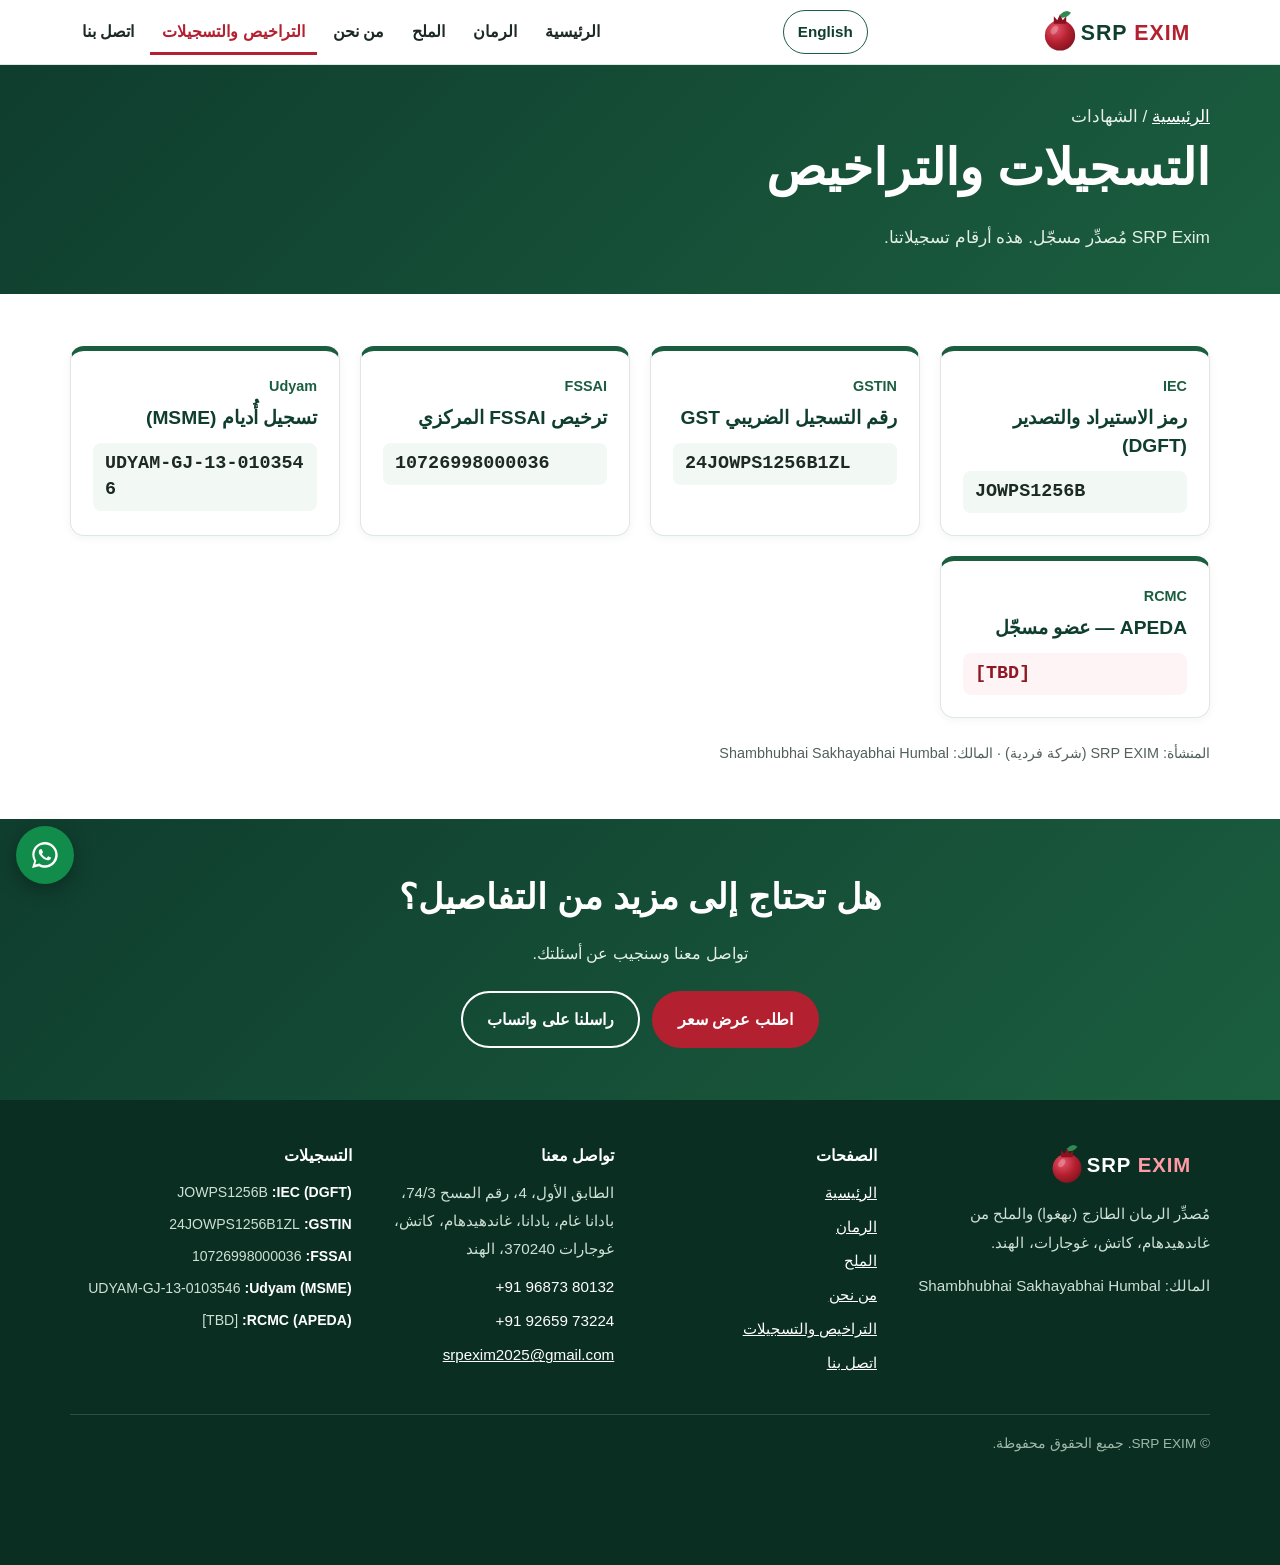
<file: ar/certifications.html>
<!DOCTYPE html>
<html lang="ar" dir="rtl">
<head>
<meta charset="utf-8">
<meta name="viewport" content="width=device-width, initial-scale=1">
<title>التسجيلات والتراخيص | IEC وGSTIN وFSSAI وأُديام - SRP Exim</title>
<meta name="description" content="تسجيلات SRP Exim: IEC (DGFT)، GSTIN، ترخيص FSSAI المركزي، أُديام (MSME) وAPEDA RCMC. مُصدِّر مسجّل من غاندهيدهام، غوجارات.">
<link rel="canonical" href="https://srpexim.in/ar/certifications.html">
<link rel="alternate" hreflang="en" href="https://srpexim.in/certifications.html">
<link rel="alternate" hreflang="ar" href="https://srpexim.in/ar/certifications.html">
<link rel="alternate" hreflang="x-default" href="https://srpexim.in/certifications.html">
<meta name="theme-color" content="#0f3d2e">
<meta property="og:type" content="website">
<meta property="og:site_name" content="SRP EXIM">
<meta property="og:title" content="التسجيلات والتراخيص | IEC وGSTIN وFSSAI وأُديام - SRP Exim">
<meta property="og:description" content="تسجيلات SRP Exim: IEC (DGFT)، GSTIN، ترخيص FSSAI المركزي، أُديام (MSME) وAPEDA RCMC. مُصدِّر مسجّل من غاندهيدهام، غوجارات.">
<meta property="og:url" content="https://srpexim.in/ar/certifications.html">
<meta property="og:image" content="https://srpexim.in/images/og-image.png">
<meta property="og:locale" content="ar_AR">
<meta name="twitter:card" content="summary_large_image">
<meta name="twitter:title" content="التسجيلات والتراخيص | IEC وGSTIN وFSSAI وأُديام - SRP Exim">
<meta name="twitter:description" content="تسجيلات SRP Exim: IEC (DGFT)، GSTIN، ترخيص FSSAI المركزي، أُديام (MSME) وAPEDA RCMC. مُصدِّر مسجّل من غاندهيدهام، غوجارات.">
<meta name="twitter:image" content="https://srpexim.in/images/og-image.png">
<link rel="icon" href="../images/favicon.svg" type="image/svg+xml">
<link rel="icon" href="../images/favicon-32.png" sizes="32x32" type="image/png">
<link rel="apple-touch-icon" href="../images/apple-touch-icon.png">
<link rel="stylesheet" href="../css/styles.css">
<script>document.documentElement.classList.add('js')</script>
<script type="application/ld+json">{"@context": "https://schema.org", "@graph": [{"@type": "Organization", "@id": "https://srpexim.in/#org", "name": "SRP EXIM", "alternateName": "SRP Exim", "url": "https://srpexim.in/", "logo": "https://srpexim.in/images/icon-512.png", "email": "srpexim2025@gmail.com", "telephone": ["+91 96873 80132", "+91 92659 73224"], "founder": {"@type": "Person", "name": "Shambhubhai Sakhayabhai Humbal"}, "address": {"@type": "PostalAddress", "streetAddress": "First Floor, 4, Survey No. 74/3, Padana Gam, Padana", "addressLocality": "Gandhidham", "addressRegion": "Gujarat", "postalCode": "370240", "addressCountry": "IN"}, "contactPoint": [{"@type": "ContactPoint", "telephone": "+91 96873 80132", "contactType": "sales", "email": "srpexim2025@gmail.com", "availableLanguage": ["English", "Arabic"]}]}]}</script>
</head>
<body>
<a class="skip" href="#main">انتقل إلى المحتوى</a>
<header class="site-header">
<div class="container header-in">
<a class="logo" href="index.html" aria-label="SRP EXIM الرئيسية"><img src="../images/logo.svg" width="250" height="64" alt="SRP EXIM"></a>
<a class="lang" href="../certifications.html" hreflang="en" lang="en">English</a>
<button class="nav-toggle" type="button" aria-expanded="false" aria-controls="site-nav" aria-label="القائمة"><svg viewBox="0 0 24 24" fill="none" stroke="currentColor" stroke-width="2" stroke-linecap="round" aria-hidden="true"><path d="M3 6h18M3 12h18M3 18h18"/></svg></button>
<nav class="nav" id="site-nav" aria-label="القائمة الرئيسية"><ul><li><a href="index.html">الرئيسية</a></li><li><a href="pomegranate.html">الرمان</a></li><li><a href="salt.html">الملح</a></li><li><a href="about.html">من نحن</a></li><li><a href="certifications.html" aria-current="page">التراخيص والتسجيلات</a></li><li><a href="contact.html">اتصل بنا</a></li></ul></nav>
</div>
</header>
<main id="main">
<section class="page-head"><div class="container">
<p class="crumbs"><a href="index.html">الرئيسية</a> / الشهادات</p>
<h1>التسجيلات والتراخيص</h1>
<p>SRP Exim مُصدِّر مسجّل. هذه أرقام تسجيلاتنا.</p>
</div></section>
<section class="section"><div class="container">
<div class="grid g3"><div class="card badge"><span class="tag">IEC</span><h3>رمز الاستيراد والتصدير (DGFT)</h3><span class="num" dir="ltr">JOWPS1256B</span></div><div class="card badge"><span class="tag">GSTIN</span><h3>رقم التسجيل الضريبي GST</h3><span class="num" dir="ltr">24JOWPS1256B1ZL</span></div><div class="card badge"><span class="tag">FSSAI</span><h3>ترخيص FSSAI المركزي</h3><span class="num" dir="ltr">10726998000036</span></div><div class="card badge"><span class="tag">Udyam</span><h3>تسجيل أُديام (MSME)</h3><span class="num" dir="ltr">UDYAM-GJ-13-0103546</span></div><div class="card badge"><span class="tag">RCMC</span><h3>APEDA — عضو مسجّل</h3><span class="num tbd" dir="ltr">[TBD]</span></div></div>
<p class="form-note" style="margin-top:22px">المنشأة: SRP EXIM (شركة فردية) · المالك: Shambhubhai Sakhayabhai Humbal</p>
</div></section>
<section class="cta"><div class="container">
<h2>هل تحتاج إلى مزيد من التفاصيل؟</h2><p>تواصل معنا وسنجيب عن أسئلتك.</p>
<div class="btn-row"><a class="btn btn-red" href="contact.html">اطلب عرض سعر</a><a class="btn btn-outline" href="https://wa.me/919265973224" target="_blank" rel="noopener">راسلنا على واتساب</a></div>
</div></section>
</main>
<footer class="site-footer">
<div class="container">
<div class="foot-grid">
<div>
<a class="logo" href="index.html"><img src="../images/logo-white.svg" width="250" height="64" alt="SRP EXIM" loading="lazy"></a>
<p style="margin-top:14px">مُصدِّر الرمان الطازج (بهغوا) والملح من غاندهيدهام، كاتش، غوجارات، الهند.</p>
<p>المالك: Shambhubhai Sakhayabhai Humbal</p>
</div>
<div><h3>الصفحات</h3><ul><li><a href="index.html">الرئيسية</a></li><li><a href="pomegranate.html">الرمان</a></li><li><a href="salt.html">الملح</a></li><li><a href="about.html">من نحن</a></li><li><a href="certifications.html">التراخيص والتسجيلات</a></li><li><a href="contact.html">اتصل بنا</a></li></ul></div>
<div><h3>تواصل معنا</h3>
<address>الطابق الأول، 4، رقم المسح 74/3، بادانا غام، بادانا، غاندهيدهام، كاتش، غوجارات 370240، الهند</address>
<ul style="margin-top:10px"><li><a href="tel:+919687380132"><span class="ltr">+91 96873 80132</span></a></li><li><a href="tel:+919265973224"><span class="ltr">+91 92659 73224</span></a></li><li><a href="mailto:srpexim2025@gmail.com">srpexim2025@gmail.com</a></li></ul></div>
<div><h3>التسجيلات</h3>
<ul class="regs">
<li><b>IEC (DGFT):</b> <span class="ltr">JOWPS1256B</span></li>
<li><b>GSTIN:</b> <span class="ltr">24JOWPS1256B1ZL</span></li>
<li><b>FSSAI:</b> <span class="ltr">10726998000036</span></li>
<li><b>Udyam (MSME):</b> <span class="ltr">UDYAM-GJ-13-0103546</span></li>
<li><b>RCMC (APEDA):</b> <span class="ltr">[TBD]</span></li>
</ul></div>
</div>
<p class="copy">&copy; SRP EXIM. جميع الحقوق محفوظة.</p>
</div>
</footer>
<a class="wa-float" href="https://wa.me/919265973224" target="_blank" rel="noopener" aria-label="تواصل مع SRP Exim عبر واتساب"><svg viewBox="0 0 32 32" fill="currentColor" aria-hidden="true"><path d="M16 3C9 3 3.3 8.600 3.300 15.600c0 2.400.7 4.700 1.900 6.600L3 29l7-1.800c1.900 1 4 1.600 6 1.600 7 0 12.700-5.700 12.700-12.700S23 3 16 3zm0 23.200c-1.900 0-3.700-.5-5.300-1.500l-.4-.2-4.100 1.100 1.100-4-.3-.4a10.400 10.400 0 1 1 9 5zm5.700-7.800c-.3-.2-1.800-.9-2.100-1s-.5-.2-.7.200-.8 1-1 1.200-.4.200-.7.100a8.500 8.500 0 0 1-4.200-3.700c-.3-.6.300-.5.900-1.700.1-.2 0-.4 0-.5l-1-2.300c-.2-.6-.5-.5-.7-.5h-.6c-.2 0-.5.100-.8.400s-1 1-1 2.400 1 2.800 1.200 3c.2.200 2.100 3.200 5.100 4.500 1.900.8 2.600.9 3.600.7.600-.1 1.800-.7 2-1.400s.2-1.300.2-1.400-.3-.2-.6-.4z"/></svg></a>
<script src="../js/main.js" defer></script>
</body>
</html>
</file>
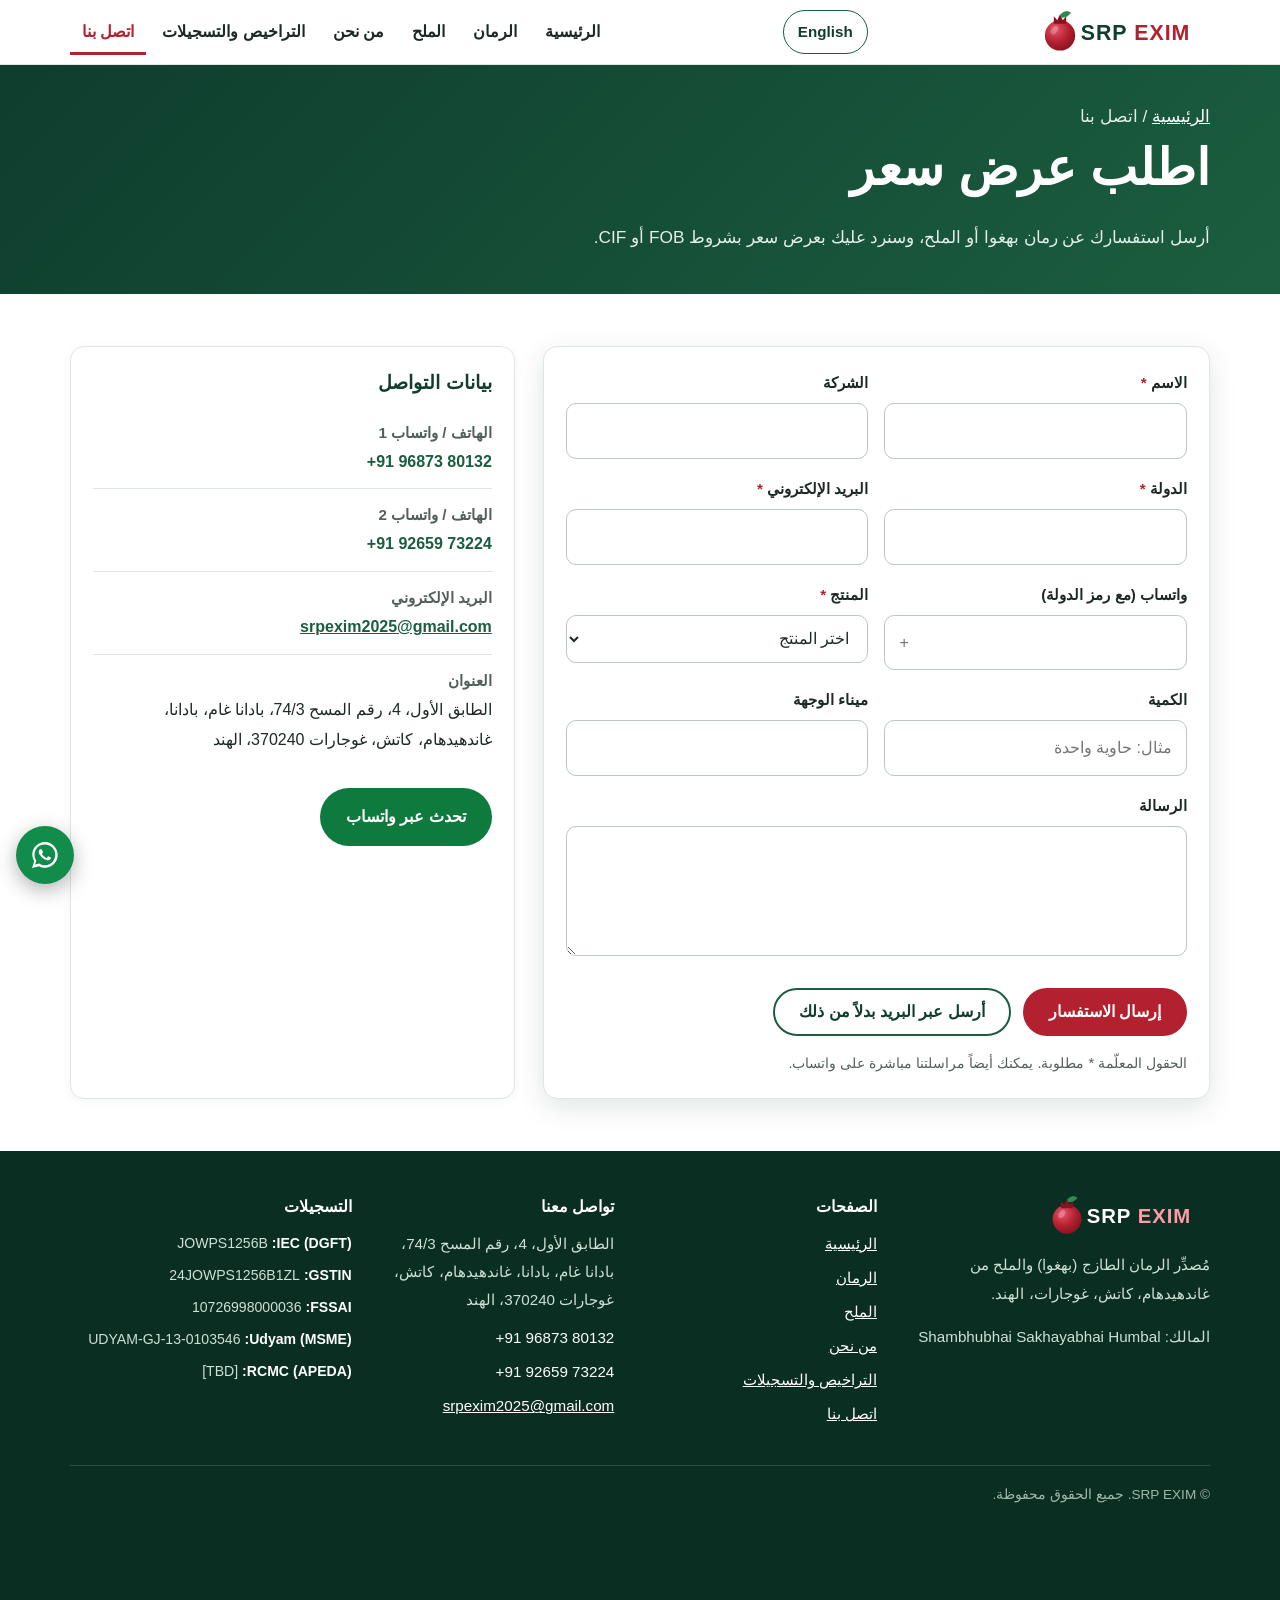
<file: ar/contact.html>
<!DOCTYPE html>
<html lang="ar" dir="rtl">
<head>
<meta charset="utf-8">
<meta name="viewport" content="width=device-width, initial-scale=1">
<title>اطلب عرض سعر | اتصل بـ SRP Exim - مُصدِّر رمان وملح</title>
<meta name="description" content="اطلب عرض سعر من SRP Exim في غاندهيدهام، غوجارات. اتصل أو راسل على واتساب +91 96873 80132 / +91 92659 73224 أو عبر البريد srpexim2025@gmail.com.">
<link rel="canonical" href="https://srpexim.in/ar/contact.html">
<link rel="alternate" hreflang="en" href="https://srpexim.in/contact.html">
<link rel="alternate" hreflang="ar" href="https://srpexim.in/ar/contact.html">
<link rel="alternate" hreflang="x-default" href="https://srpexim.in/contact.html">
<meta name="theme-color" content="#0f3d2e">
<meta property="og:type" content="website">
<meta property="og:site_name" content="SRP EXIM">
<meta property="og:title" content="اطلب عرض سعر | اتصل بـ SRP Exim - مُصدِّر رمان وملح">
<meta property="og:description" content="اطلب عرض سعر من SRP Exim في غاندهيدهام، غوجارات. اتصل أو راسل على واتساب +91 96873 80132 / +91 92659 73224 أو عبر البريد srpexim2025@gmail.com.">
<meta property="og:url" content="https://srpexim.in/ar/contact.html">
<meta property="og:image" content="https://srpexim.in/images/og-image.png">
<meta property="og:locale" content="ar_AR">
<meta name="twitter:card" content="summary_large_image">
<meta name="twitter:title" content="اطلب عرض سعر | اتصل بـ SRP Exim - مُصدِّر رمان وملح">
<meta name="twitter:description" content="اطلب عرض سعر من SRP Exim في غاندهيدهام، غوجارات. اتصل أو راسل على واتساب +91 96873 80132 / +91 92659 73224 أو عبر البريد srpexim2025@gmail.com.">
<meta name="twitter:image" content="https://srpexim.in/images/og-image.png">
<link rel="icon" href="../images/favicon.svg" type="image/svg+xml">
<link rel="icon" href="../images/favicon-32.png" sizes="32x32" type="image/png">
<link rel="apple-touch-icon" href="../images/apple-touch-icon.png">
<link rel="stylesheet" href="../css/styles.css">
<script>document.documentElement.classList.add('js')</script>
<script type="application/ld+json">{"@context": "https://schema.org", "@graph": [{"@type": "Organization", "@id": "https://srpexim.in/#org", "name": "SRP EXIM", "alternateName": "SRP Exim", "url": "https://srpexim.in/", "logo": "https://srpexim.in/images/icon-512.png", "email": "srpexim2025@gmail.com", "telephone": ["+91 96873 80132", "+91 92659 73224"], "founder": {"@type": "Person", "name": "Shambhubhai Sakhayabhai Humbal"}, "address": {"@type": "PostalAddress", "streetAddress": "First Floor, 4, Survey No. 74/3, Padana Gam, Padana", "addressLocality": "Gandhidham", "addressRegion": "Gujarat", "postalCode": "370240", "addressCountry": "IN"}, "contactPoint": [{"@type": "ContactPoint", "telephone": "+91 96873 80132", "contactType": "sales", "email": "srpexim2025@gmail.com", "availableLanguage": ["English", "Arabic"]}]}]}</script>
</head>
<body>
<a class="skip" href="#main">انتقل إلى المحتوى</a>
<header class="site-header">
<div class="container header-in">
<a class="logo" href="index.html" aria-label="SRP EXIM الرئيسية"><img src="../images/logo.svg" width="250" height="64" alt="SRP EXIM"></a>
<a class="lang" href="../contact.html" hreflang="en" lang="en">English</a>
<button class="nav-toggle" type="button" aria-expanded="false" aria-controls="site-nav" aria-label="القائمة"><svg viewBox="0 0 24 24" fill="none" stroke="currentColor" stroke-width="2" stroke-linecap="round" aria-hidden="true"><path d="M3 6h18M3 12h18M3 18h18"/></svg></button>
<nav class="nav" id="site-nav" aria-label="القائمة الرئيسية"><ul><li><a href="index.html">الرئيسية</a></li><li><a href="pomegranate.html">الرمان</a></li><li><a href="salt.html">الملح</a></li><li><a href="about.html">من نحن</a></li><li><a href="certifications.html">التراخيص والتسجيلات</a></li><li><a href="contact.html" aria-current="page">اتصل بنا</a></li></ul></nav>
</div>
</header>
<main id="main">
<section class="page-head"><div class="container">
<p class="crumbs"><a href="index.html">الرئيسية</a> / اتصل بنا</p>
<h1>اطلب عرض سعر</h1>
<p>أرسل استفسارك عن رمان بهغوا أو الملح، وسنرد عليك بعرض سعر بشروط FOB أو CIF.</p>
</div></section>
<section class="section"><div class="container contact-grid">
<!-- FORMSPREE_ID: replace FORMSPREE_ID in the action below with your Formspree form id (see README.md) -->
<form class="quote" id="quote-form" action="https://formspree.io/f/FORMSPREE_ID" method="POST"
 data-ok="شكراً لك! تم إرسال استفسارك وسنرد قريباً."
 data-err="عذراً، تعذّر إرسال النموذج. سيُفتح تطبيق البريد لإرساله عبر البريد الإلكتروني."
 data-mailto="تم فتح تطبيق البريد. يرجى الضغط على إرسال هناك.">
<div class="fields">
<div><label for="f-name">الاسم <span class="req">*</span></label><input id="f-name" name="name" type="text" autocomplete="name" required></div>
<div><label for="f-company">الشركة</label><input id="f-company" name="company" type="text" autocomplete="organization"></div>
<div><label for="f-country">الدولة <span class="req">*</span></label><input id="f-country" name="country" type="text" autocomplete="country-name" required></div>
<div><label for="f-email">البريد الإلكتروني <span class="req">*</span></label><input id="f-email" name="email" type="email" autocomplete="email" required dir="ltr"></div>
<div><label for="f-wa">واتساب (مع رمز الدولة)</label><input id="f-wa" name="whatsapp" type="tel" autocomplete="tel" placeholder="+" dir="ltr"></div>
<div><label for="f-product">المنتج <span class="req">*</span></label><select id="f-product" name="product" required><option value="">اختر المنتج</option><option>رمان بهغوا الطازج</option><option>ملح صناعي</option><option>ملح غذائي</option><option>أكثر من منتج</option></select></div>
<div><label for="f-qty">الكمية</label><input id="f-qty" name="quantity" type="text" placeholder="مثال: حاوية واحدة"></div>
<div><label for="f-port">ميناء الوجهة</label><input id="f-port" name="destination_port" type="text"></div>
<div class="full"><label for="f-msg">الرسالة</label><textarea id="f-msg" name="message"></textarea></div>
<div class="hp" aria-hidden="true"><label>Leave empty <input name="_gotcha" type="text" tabindex="-1" autocomplete="off"></label></div>
<input type="hidden" name="_subject" value="New quotation request - SRP Exim website">
</div>
<div class="btn-row"><button class="btn btn-red" type="submit">إرسال الاستفسار</button><button class="btn btn-line" type="button" id="mailto-btn">أرسل عبر البريد بدلاً من ذلك</button></div>
<p class="status" id="form-status" role="status" aria-live="polite"></p>
<p class="form-note">الحقول المعلّمة * مطلوبة. يمكنك أيضاً مراسلتنا مباشرة على واتساب.</p>
</form>
<aside class="card info"><h3>بيانات التواصل</h3>
<ul>
<li><span class="lbl">الهاتف / واتساب 1</span><a href="tel:+919687380132"><span class="ltr">+91 96873 80132</span></a></li>
<li><span class="lbl">الهاتف / واتساب 2</span><a href="tel:+919265973224"><span class="ltr">+91 92659 73224</span></a></li>
<li><span class="lbl">البريد الإلكتروني</span><a href="mailto:srpexim2025@gmail.com">srpexim2025@gmail.com</a></li>
<li><span class="lbl">العنوان</span>الطابق الأول، 4، رقم المسح 74/3، بادانا غام، بادانا، غاندهيدهام، كاتش، غوجارات 370240، الهند</li>
</ul>
<div class="btn-row"><a class="btn btn-wa" href="https://wa.me/919265973224" target="_blank" rel="noopener">تحدث عبر واتساب</a></div>
</aside>
</div></section>
</main>
<footer class="site-footer">
<div class="container">
<div class="foot-grid">
<div>
<a class="logo" href="index.html"><img src="../images/logo-white.svg" width="250" height="64" alt="SRP EXIM" loading="lazy"></a>
<p style="margin-top:14px">مُصدِّر الرمان الطازج (بهغوا) والملح من غاندهيدهام، كاتش، غوجارات، الهند.</p>
<p>المالك: Shambhubhai Sakhayabhai Humbal</p>
</div>
<div><h3>الصفحات</h3><ul><li><a href="index.html">الرئيسية</a></li><li><a href="pomegranate.html">الرمان</a></li><li><a href="salt.html">الملح</a></li><li><a href="about.html">من نحن</a></li><li><a href="certifications.html">التراخيص والتسجيلات</a></li><li><a href="contact.html">اتصل بنا</a></li></ul></div>
<div><h3>تواصل معنا</h3>
<address>الطابق الأول، 4، رقم المسح 74/3، بادانا غام، بادانا، غاندهيدهام، كاتش، غوجارات 370240، الهند</address>
<ul style="margin-top:10px"><li><a href="tel:+919687380132"><span class="ltr">+91 96873 80132</span></a></li><li><a href="tel:+919265973224"><span class="ltr">+91 92659 73224</span></a></li><li><a href="mailto:srpexim2025@gmail.com">srpexim2025@gmail.com</a></li></ul></div>
<div><h3>التسجيلات</h3>
<ul class="regs">
<li><b>IEC (DGFT):</b> <span class="ltr">JOWPS1256B</span></li>
<li><b>GSTIN:</b> <span class="ltr">24JOWPS1256B1ZL</span></li>
<li><b>FSSAI:</b> <span class="ltr">10726998000036</span></li>
<li><b>Udyam (MSME):</b> <span class="ltr">UDYAM-GJ-13-0103546</span></li>
<li><b>RCMC (APEDA):</b> <span class="ltr">[TBD]</span></li>
</ul></div>
</div>
<p class="copy">&copy; SRP EXIM. جميع الحقوق محفوظة.</p>
</div>
</footer>
<a class="wa-float" href="https://wa.me/919265973224" target="_blank" rel="noopener" aria-label="تواصل مع SRP Exim عبر واتساب"><svg viewBox="0 0 32 32" fill="currentColor" aria-hidden="true"><path d="M16 3C9 3 3.3 8.600 3.300 15.600c0 2.400.7 4.700 1.900 6.600L3 29l7-1.800c1.900 1 4 1.600 6 1.600 7 0 12.700-5.700 12.700-12.700S23 3 16 3zm0 23.200c-1.900 0-3.700-.5-5.300-1.500l-.4-.2-4.100 1.100 1.100-4-.3-.4a10.400 10.400 0 1 1 9 5zm5.700-7.800c-.3-.2-1.800-.9-2.100-1s-.5-.2-.7.200-.8 1-1 1.200-.4.200-.7.100a8.500 8.500 0 0 1-4.200-3.700c-.3-.6.300-.5.900-1.700.1-.2 0-.4 0-.5l-1-2.300c-.2-.6-.5-.5-.7-.5h-.6c-.2 0-.5.100-.8.400s-1 1-1 2.400 1 2.800 1.200 3c.2.200 2.100 3.200 5.100 4.500 1.900.8 2.600.9 3.600.7.600-.1 1.800-.7 2-1.400s.2-1.300.2-1.400-.3-.2-.6-.4z"/></svg></a>
<script src="../js/main.js" defer></script>
</body>
</html>
</file>
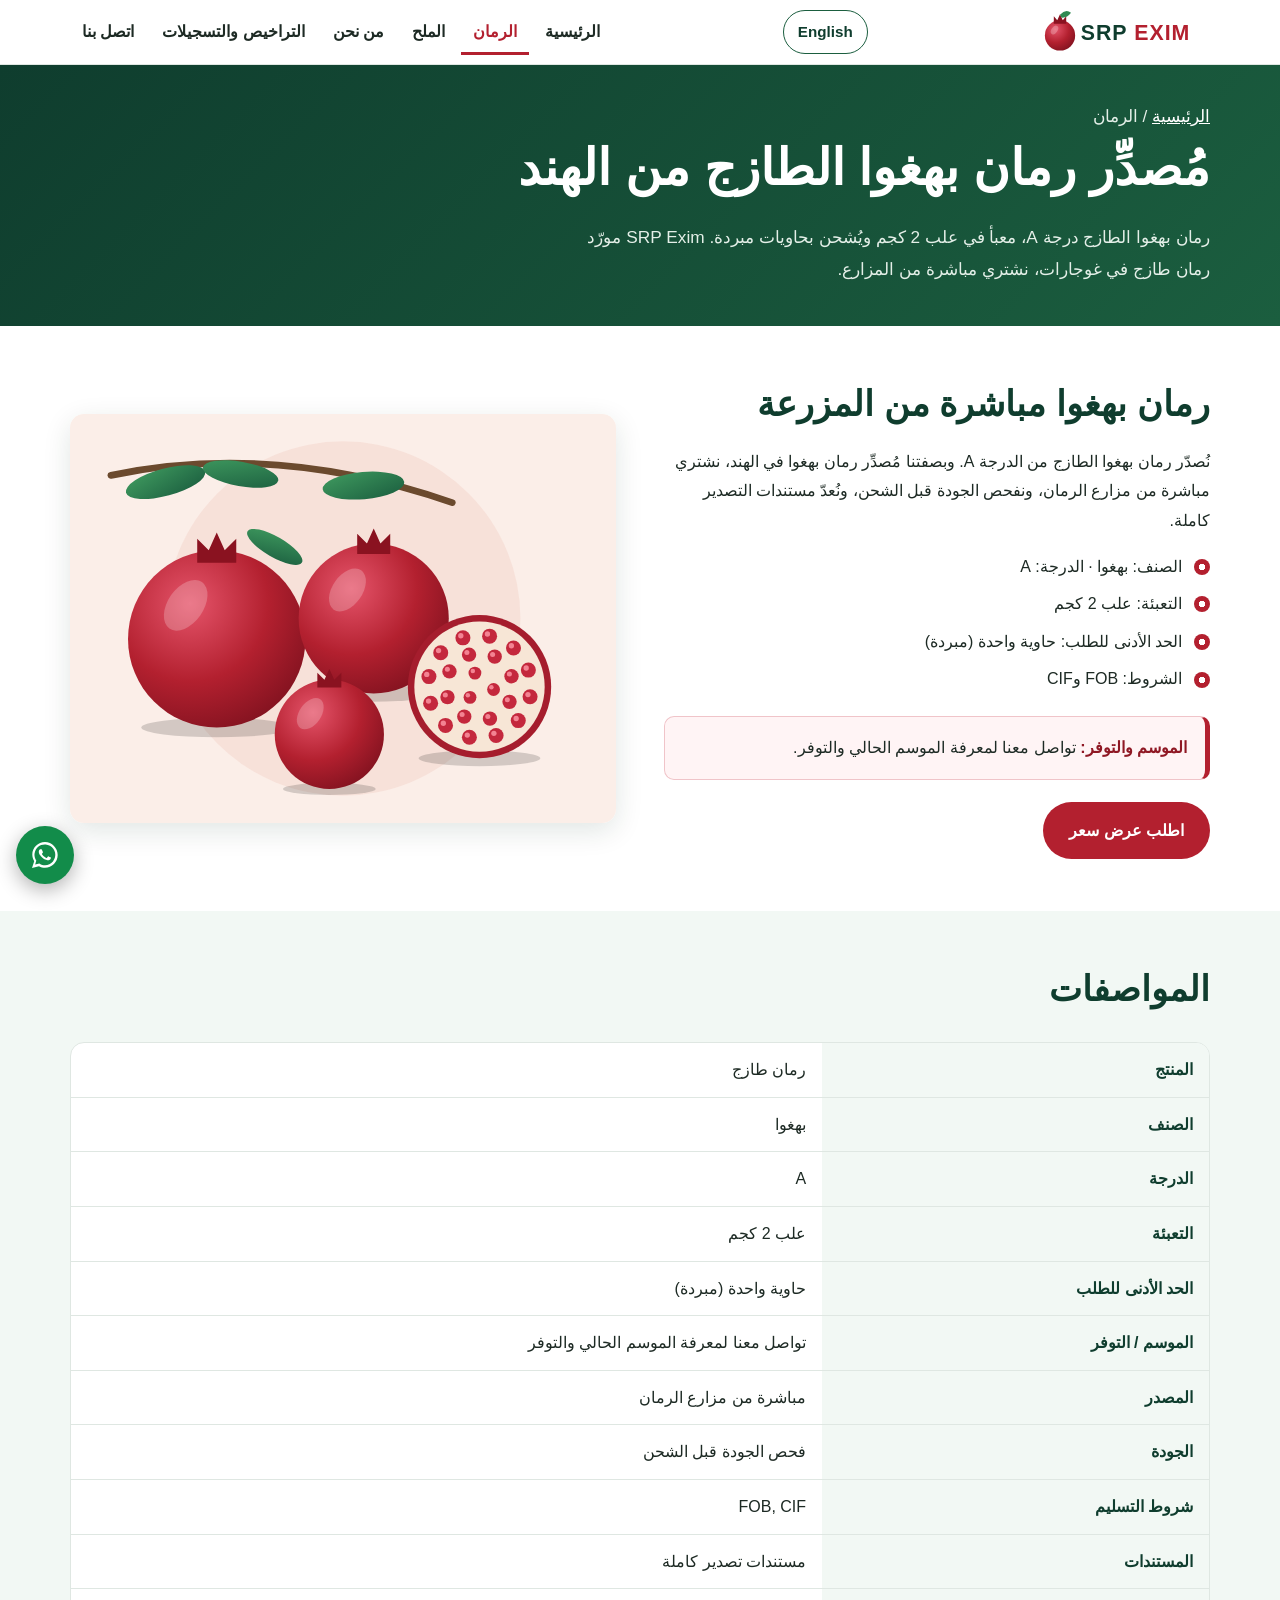
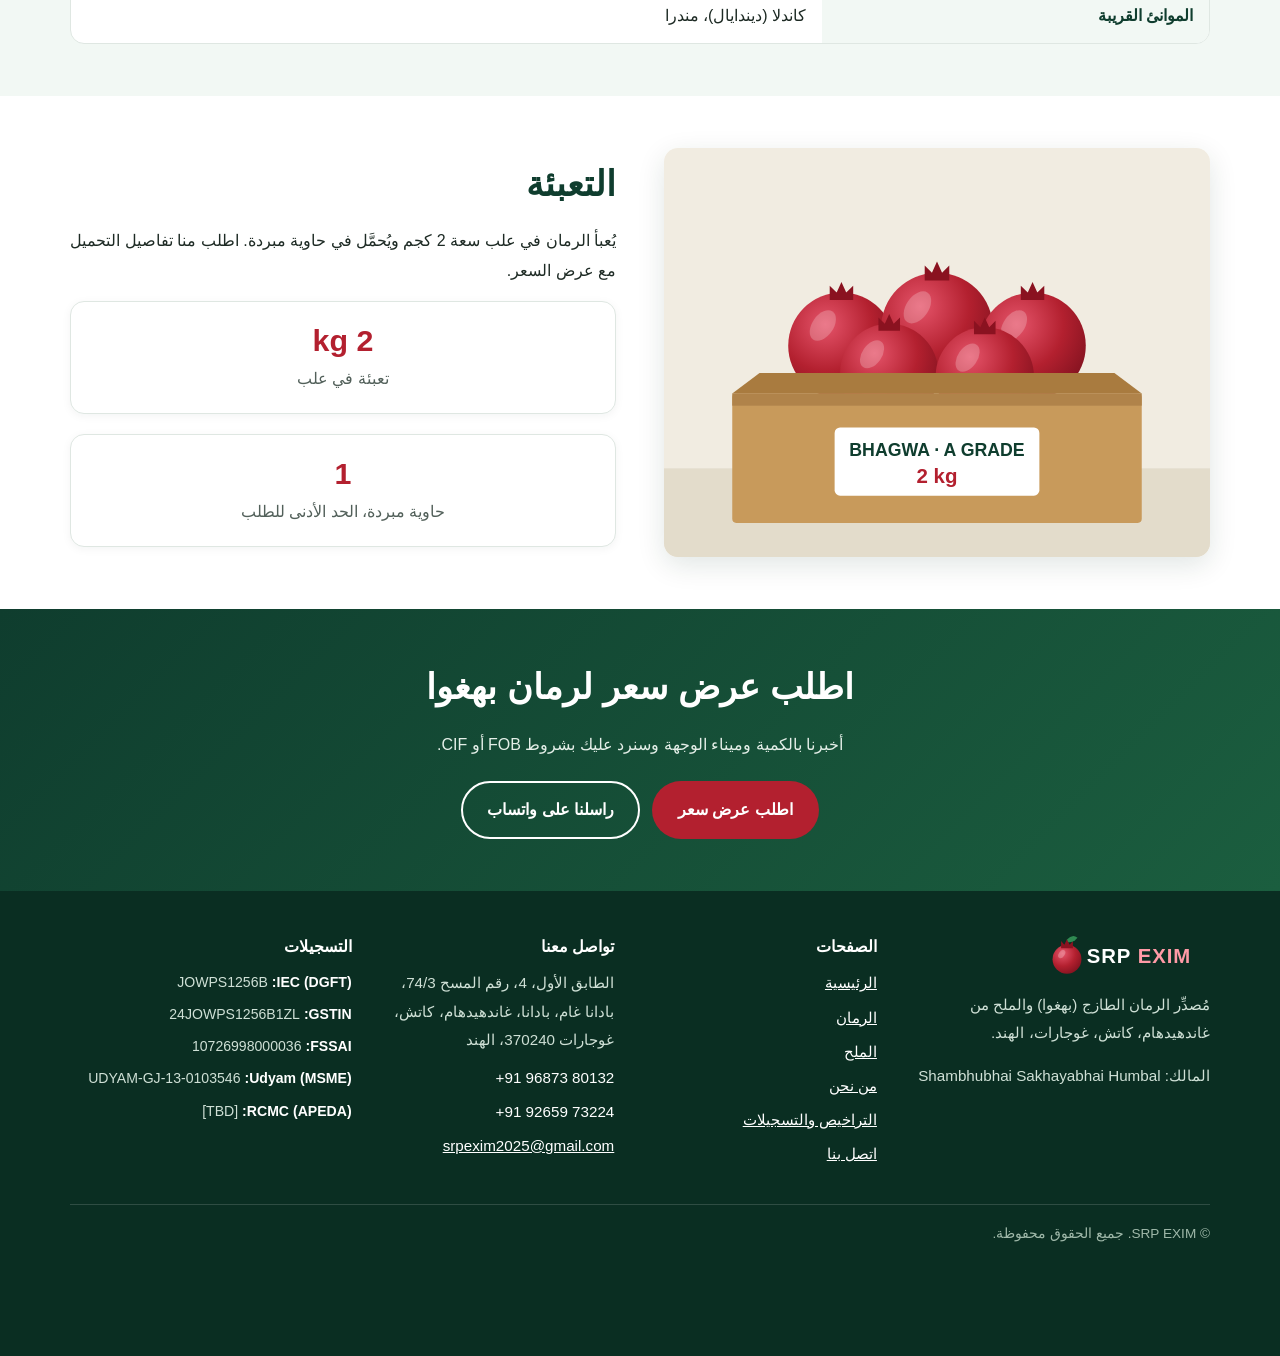
<file: ar/pomegranate.html>
<!DOCTYPE html>
<html lang="ar" dir="rtl">
<head>
<meta charset="utf-8">
<meta name="viewport" content="width=device-width, initial-scale=1">
<title>مُصدِّر رمان بهغوا الطازج من الهند | مورّد رمان غوجارات - SRP Exim</title>
<meta name="description" content="مُصدِّر رمان بهغوا من الهند: رمان طازج درجة A في علب 2 كجم، حاوية مبردة، FOB وCIF. مورّد رمان طازج في غوجارات - SRP Exim.">
<link rel="canonical" href="https://srpexim.in/ar/pomegranate.html">
<link rel="alternate" hreflang="en" href="https://srpexim.in/pomegranate.html">
<link rel="alternate" hreflang="ar" href="https://srpexim.in/ar/pomegranate.html">
<link rel="alternate" hreflang="x-default" href="https://srpexim.in/pomegranate.html">
<meta name="theme-color" content="#0f3d2e">
<meta property="og:type" content="website">
<meta property="og:site_name" content="SRP EXIM">
<meta property="og:title" content="مُصدِّر رمان بهغوا الطازج من الهند | مورّد رمان غوجارات - SRP Exim">
<meta property="og:description" content="مُصدِّر رمان بهغوا من الهند: رمان طازج درجة A في علب 2 كجم، حاوية مبردة، FOB وCIF. مورّد رمان طازج في غوجارات - SRP Exim.">
<meta property="og:url" content="https://srpexim.in/ar/pomegranate.html">
<meta property="og:image" content="https://srpexim.in/images/og-image.png">
<meta property="og:locale" content="ar_AR">
<meta name="twitter:card" content="summary_large_image">
<meta name="twitter:title" content="مُصدِّر رمان بهغوا الطازج من الهند | مورّد رمان غوجارات - SRP Exim">
<meta name="twitter:description" content="مُصدِّر رمان بهغوا من الهند: رمان طازج درجة A في علب 2 كجم، حاوية مبردة، FOB وCIF. مورّد رمان طازج في غوجارات - SRP Exim.">
<meta name="twitter:image" content="https://srpexim.in/images/og-image.png">
<link rel="icon" href="../images/favicon.svg" type="image/svg+xml">
<link rel="icon" href="../images/favicon-32.png" sizes="32x32" type="image/png">
<link rel="apple-touch-icon" href="../images/apple-touch-icon.png">
<link rel="stylesheet" href="../css/styles.css">
<script>document.documentElement.classList.add('js')</script>
<script type="application/ld+json">{"@context": "https://schema.org", "@graph": [{"@type": "Organization", "@id": "https://srpexim.in/#org", "name": "SRP EXIM", "alternateName": "SRP Exim", "url": "https://srpexim.in/", "logo": "https://srpexim.in/images/icon-512.png", "email": "srpexim2025@gmail.com", "telephone": ["+91 96873 80132", "+91 92659 73224"], "founder": {"@type": "Person", "name": "Shambhubhai Sakhayabhai Humbal"}, "address": {"@type": "PostalAddress", "streetAddress": "First Floor, 4, Survey No. 74/3, Padana Gam, Padana", "addressLocality": "Gandhidham", "addressRegion": "Gujarat", "postalCode": "370240", "addressCountry": "IN"}, "contactPoint": [{"@type": "ContactPoint", "telephone": "+91 96873 80132", "contactType": "sales", "email": "srpexim2025@gmail.com", "availableLanguage": ["English", "Arabic"]}]}, {"@type": "Product", "@id": "https://srpexim.in/pomegranate.html#product", "name": "رمان بهغوا طازج (درجة A)", "description": "رمان بهغوا طازج، درجة A، معبأ في علب 2 كجم. الحد الأدنى للطلب حاوية مبردة واحدة. FOB وCIF.", "image": "https://srpexim.in/images/pomegranate.svg", "category": "Fresh fruit", "brand": {"@id": "https://srpexim.in/#org"}, "manufacturer": {"@id": "https://srpexim.in/#org"}, "additionalProperty": [{"@type": "PropertyValue", "name": "Variety", "value": "Bhagwa"}, {"@type": "PropertyValue", "name": "Grade", "value": "A grade"}, {"@type": "PropertyValue", "name": "Packing", "value": "2 kg boxes"}, {"@type": "PropertyValue", "name": "Minimum order", "value": "1 container (reefer)"}]}]}</script>
</head>
<body>
<a class="skip" href="#main">انتقل إلى المحتوى</a>
<header class="site-header">
<div class="container header-in">
<a class="logo" href="index.html" aria-label="SRP EXIM الرئيسية"><img src="../images/logo.svg" width="250" height="64" alt="SRP EXIM"></a>
<a class="lang" href="../pomegranate.html" hreflang="en" lang="en">English</a>
<button class="nav-toggle" type="button" aria-expanded="false" aria-controls="site-nav" aria-label="القائمة"><svg viewBox="0 0 24 24" fill="none" stroke="currentColor" stroke-width="2" stroke-linecap="round" aria-hidden="true"><path d="M3 6h18M3 12h18M3 18h18"/></svg></button>
<nav class="nav" id="site-nav" aria-label="القائمة الرئيسية"><ul><li><a href="index.html">الرئيسية</a></li><li><a href="pomegranate.html" aria-current="page">الرمان</a></li><li><a href="salt.html">الملح</a></li><li><a href="about.html">من نحن</a></li><li><a href="certifications.html">التراخيص والتسجيلات</a></li><li><a href="contact.html">اتصل بنا</a></li></ul></nav>
</div>
</header>
<main id="main">
<section class="page-head"><div class="container">
<p class="crumbs"><a href="index.html">الرئيسية</a> / الرمان</p>
<h1>مُصدِّر رمان بهغوا الطازج من الهند</h1>
<p>رمان بهغوا الطازج درجة A، معبأ في علب 2 كجم ويُشحن بحاويات مبردة. SRP Exim مورّد رمان طازج في غوجارات، نشتري مباشرة من المزارع.</p>
</div></section>
<section class="section"><div class="container split">
<div>
<h2>رمان بهغوا مباشرة من المزرعة</h2>
<p>نُصدّر رمان بهغوا الطازج من الدرجة A. وبصفتنا مُصدِّر رمان بهغوا في الهند، نشتري مباشرة من مزارع الرمان، ونفحص الجودة قبل الشحن، ونُعدّ مستندات التصدير كاملة.</p>
<ul class="ticks"><li>الصنف: بهغوا · الدرجة: A</li><li>التعبئة: علب 2 كجم</li><li>الحد الأدنى للطلب: حاوية واحدة (مبردة)</li><li>الشروط: FOB وCIF</li></ul>
<div class="callout"><strong>الموسم والتوفر:</strong> تواصل معنا لمعرفة الموسم الحالي والتوفر.</div>
<div class="btn-row"><a class="btn btn-red" href="contact.html">اطلب عرض سعر</a></div>
</div>
<img src="../images/pomegranate.svg" width="800" height="600" alt="رمان بهغوا أحمر طازج، كامل ومقطوع" fetchpriority="high">
</div></section>

<section class="section alt"><div class="container">
<div class="section-head"><h2>المواصفات</h2></div>
<div class="table-wrap"><table><caption class="sr" style="display:none">مواصفات الرمان</caption><tbody>
<tr><th scope="row">المنتج</th><td>رمان طازج</td></tr><tr><th scope="row">الصنف</th><td>بهغوا</td></tr><tr><th scope="row">الدرجة</th><td>A</td></tr><tr><th scope="row">التعبئة</th><td>علب 2 كجم</td></tr><tr><th scope="row">الحد الأدنى للطلب</th><td>حاوية واحدة (مبردة)</td></tr><tr><th scope="row">الموسم / التوفر</th><td>تواصل معنا لمعرفة الموسم الحالي والتوفر</td></tr><tr><th scope="row">المصدر</th><td>مباشرة من مزارع الرمان</td></tr><tr><th scope="row">الجودة</th><td>فحص الجودة قبل الشحن</td></tr><tr><th scope="row">شروط التسليم</th><td>FOB, CIF</td></tr><tr><th scope="row">المستندات</th><td>مستندات تصدير كاملة</td></tr><tr><th scope="row">الموانئ القريبة</th><td>كاندلا (ديندايال)، مندرا</td></tr>
</tbody></table></div>
</div></section>

<section class="section"><div class="container split rev">
<div>
<h2>التعبئة</h2>
<p>يُعبأ الرمان في علب سعة 2 كجم ويُحمَّل في حاوية مبردة. اطلب منا تفاصيل التحميل مع عرض السعر.</p>
<div class="grid g2"><div class="card pack"><span class="big">2 kg</span><p>تعبئة في علب</p></div><div class="card pack"><span class="big">1</span><p>حاوية مبردة، الحد الأدنى للطلب</p></div></div>
</div>
<img src="../images/pomegranate-box.svg" width="800" height="600" alt="علبة 2 كجم معبأة برمان بهغوا درجة A" loading="lazy">
</div></section>
<section class="cta"><div class="container">
<h2>اطلب عرض سعر لرمان بهغوا</h2><p>أخبرنا بالكمية وميناء الوجهة وسنرد عليك بشروط FOB أو CIF.</p>
<div class="btn-row"><a class="btn btn-red" href="contact.html">اطلب عرض سعر</a><a class="btn btn-outline" href="https://wa.me/919265973224" target="_blank" rel="noopener">راسلنا على واتساب</a></div>
</div></section>
</main>
<footer class="site-footer">
<div class="container">
<div class="foot-grid">
<div>
<a class="logo" href="index.html"><img src="../images/logo-white.svg" width="250" height="64" alt="SRP EXIM" loading="lazy"></a>
<p style="margin-top:14px">مُصدِّر الرمان الطازج (بهغوا) والملح من غاندهيدهام، كاتش، غوجارات، الهند.</p>
<p>المالك: Shambhubhai Sakhayabhai Humbal</p>
</div>
<div><h3>الصفحات</h3><ul><li><a href="index.html">الرئيسية</a></li><li><a href="pomegranate.html">الرمان</a></li><li><a href="salt.html">الملح</a></li><li><a href="about.html">من نحن</a></li><li><a href="certifications.html">التراخيص والتسجيلات</a></li><li><a href="contact.html">اتصل بنا</a></li></ul></div>
<div><h3>تواصل معنا</h3>
<address>الطابق الأول، 4، رقم المسح 74/3، بادانا غام، بادانا، غاندهيدهام، كاتش، غوجارات 370240، الهند</address>
<ul style="margin-top:10px"><li><a href="tel:+919687380132"><span class="ltr">+91 96873 80132</span></a></li><li><a href="tel:+919265973224"><span class="ltr">+91 92659 73224</span></a></li><li><a href="mailto:srpexim2025@gmail.com">srpexim2025@gmail.com</a></li></ul></div>
<div><h3>التسجيلات</h3>
<ul class="regs">
<li><b>IEC (DGFT):</b> <span class="ltr">JOWPS1256B</span></li>
<li><b>GSTIN:</b> <span class="ltr">24JOWPS1256B1ZL</span></li>
<li><b>FSSAI:</b> <span class="ltr">10726998000036</span></li>
<li><b>Udyam (MSME):</b> <span class="ltr">UDYAM-GJ-13-0103546</span></li>
<li><b>RCMC (APEDA):</b> <span class="ltr">[TBD]</span></li>
</ul></div>
</div>
<p class="copy">&copy; SRP EXIM. جميع الحقوق محفوظة.</p>
</div>
</footer>
<a class="wa-float" href="https://wa.me/919265973224" target="_blank" rel="noopener" aria-label="تواصل مع SRP Exim عبر واتساب"><svg viewBox="0 0 32 32" fill="currentColor" aria-hidden="true"><path d="M16 3C9 3 3.3 8.600 3.300 15.600c0 2.400.7 4.700 1.900 6.600L3 29l7-1.800c1.900 1 4 1.600 6 1.600 7 0 12.700-5.700 12.700-12.700S23 3 16 3zm0 23.200c-1.900 0-3.700-.5-5.300-1.500l-.4-.2-4.100 1.100 1.100-4-.3-.4a10.400 10.400 0 1 1 9 5zm5.700-7.800c-.3-.2-1.800-.9-2.100-1s-.5-.2-.7.200-.8 1-1 1.200-.4.200-.7.100a8.500 8.500 0 0 1-4.200-3.700c-.3-.6.300-.5.900-1.700.1-.2 0-.4 0-.5l-1-2.300c-.2-.6-.5-.5-.7-.5h-.6c-.2 0-.5.100-.8.400s-1 1-1 2.400 1 2.800 1.200 3c.2.200 2.100 3.200 5.100 4.500 1.900.8 2.600.9 3.600.7.600-.1 1.800-.7 2-1.400s.2-1.300.2-1.400-.3-.2-.6-.4z"/></svg></a>
<script src="../js/main.js" defer></script>
</body>
</html>
</file>
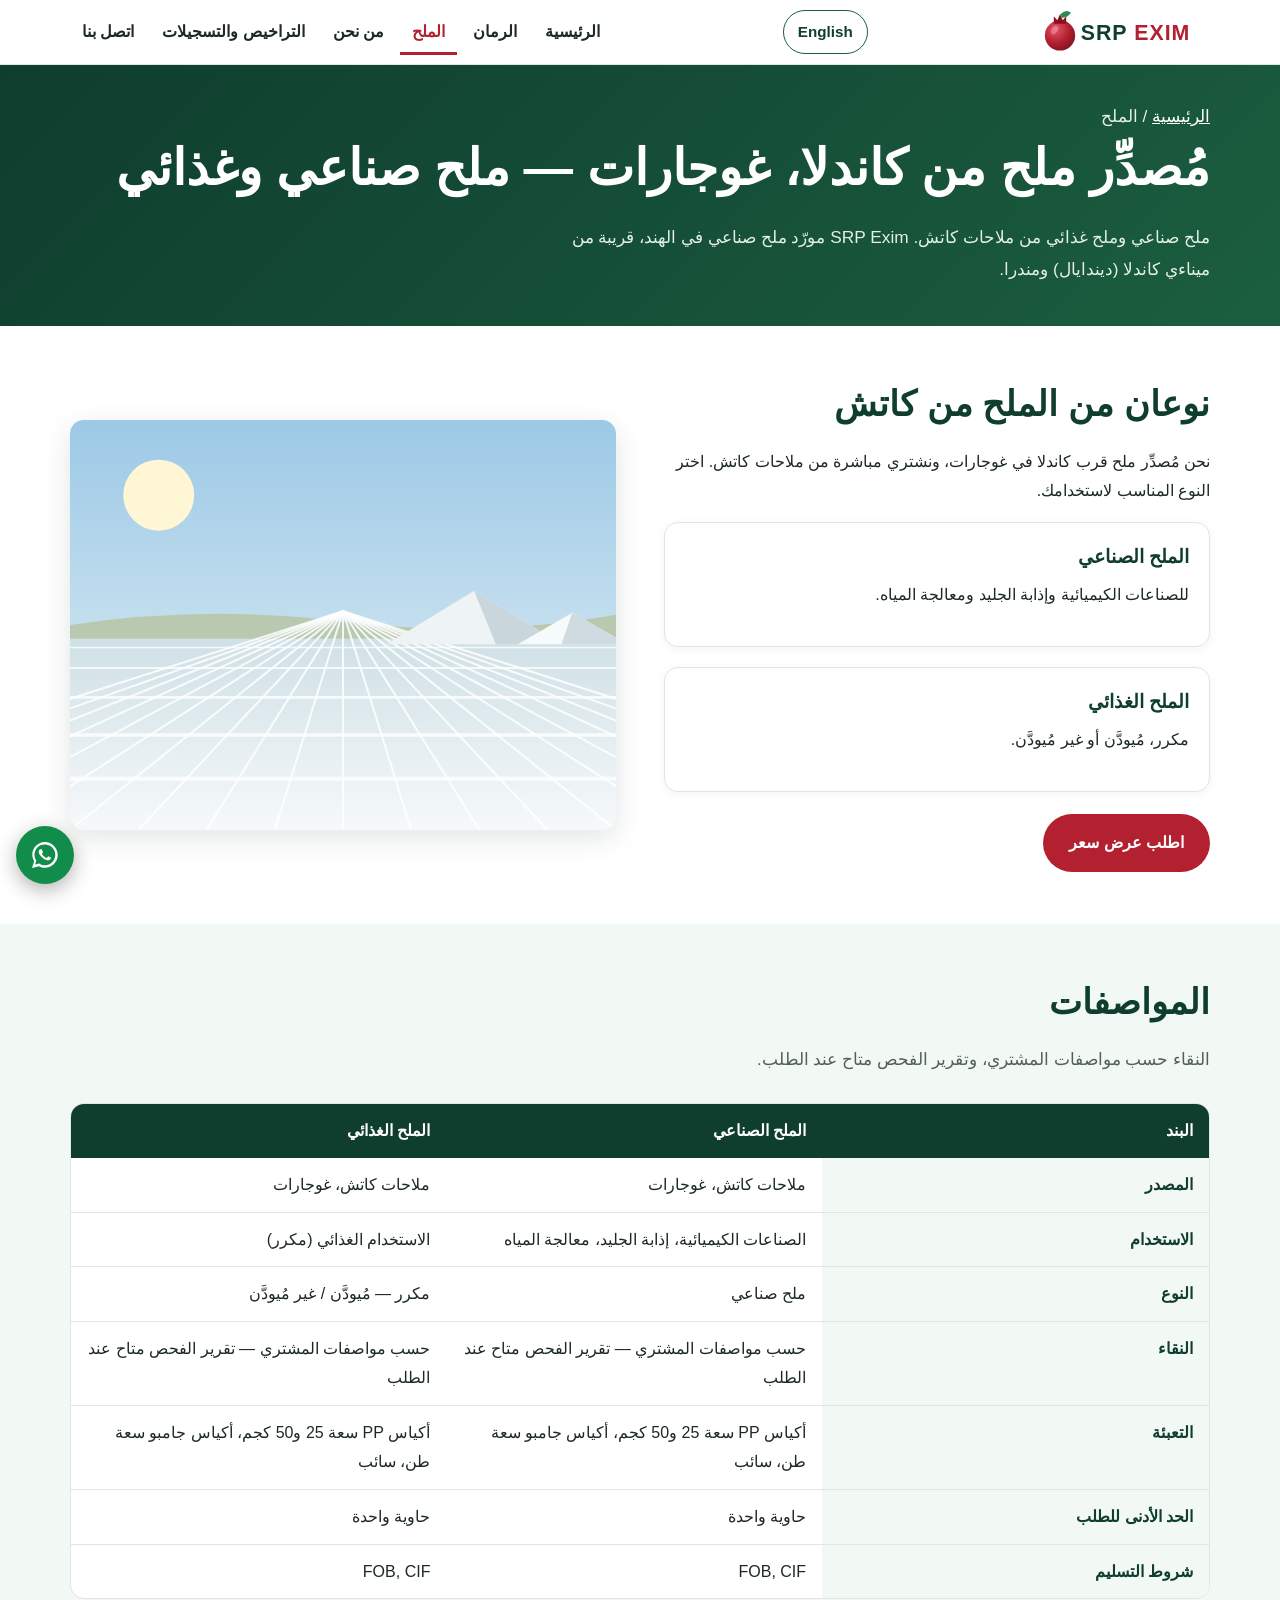
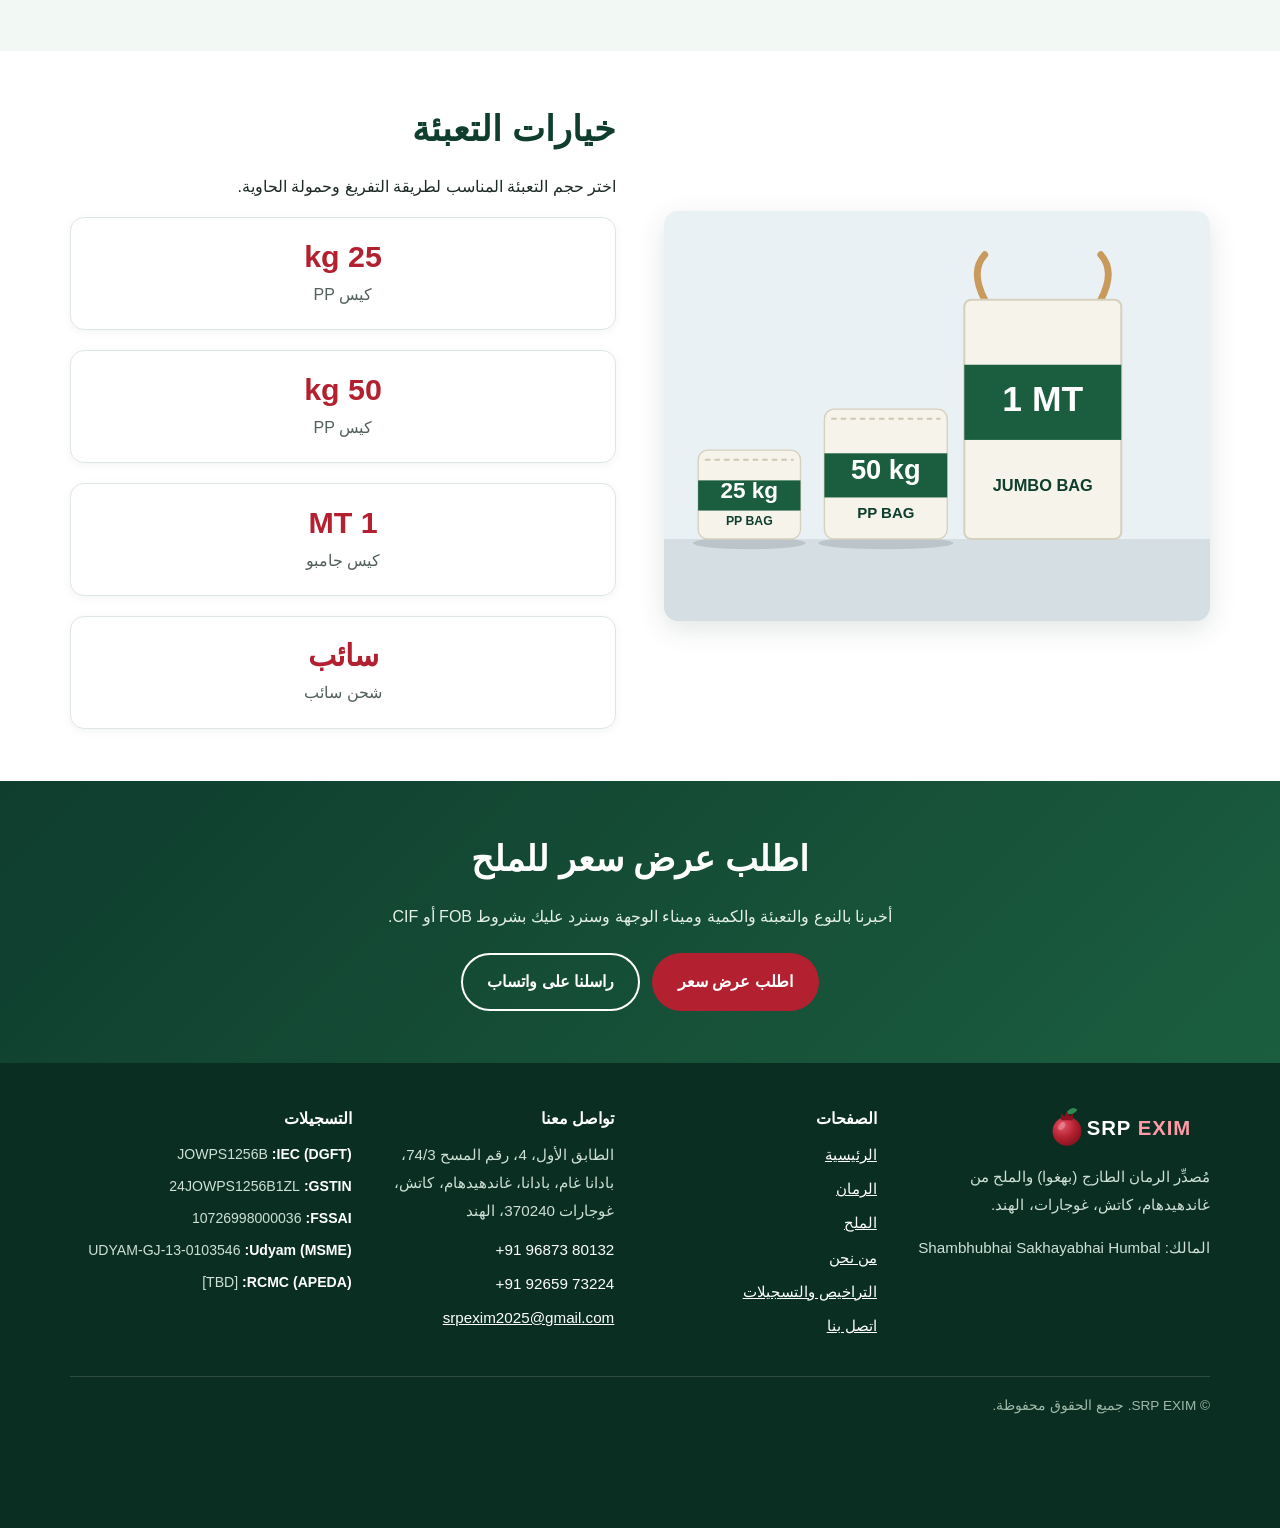
<file: ar/salt.html>
<!DOCTYPE html>
<html lang="ar" dir="rtl">
<head>
<meta charset="utf-8">
<meta name="viewport" content="width=device-width, initial-scale=1">
<title>مُصدِّر ملح كاندلا غوجارات | مورّد ملح صناعي من الهند - SRP Exim</title>
<meta name="description" content="مُصدِّر ملح من كاندلا غوجارات: مورّد ملح صناعي من الهند وملح غذائي من ملاحات كاتش. أكياس 25/50 كجم، جامبو طن، سائب. FOB وCIF.">
<link rel="canonical" href="https://srpexim.in/ar/salt.html">
<link rel="alternate" hreflang="en" href="https://srpexim.in/salt.html">
<link rel="alternate" hreflang="ar" href="https://srpexim.in/ar/salt.html">
<link rel="alternate" hreflang="x-default" href="https://srpexim.in/salt.html">
<meta name="theme-color" content="#0f3d2e">
<meta property="og:type" content="website">
<meta property="og:site_name" content="SRP EXIM">
<meta property="og:title" content="مُصدِّر ملح كاندلا غوجارات | مورّد ملح صناعي من الهند - SRP Exim">
<meta property="og:description" content="مُصدِّر ملح من كاندلا غوجارات: مورّد ملح صناعي من الهند وملح غذائي من ملاحات كاتش. أكياس 25/50 كجم، جامبو طن، سائب. FOB وCIF.">
<meta property="og:url" content="https://srpexim.in/ar/salt.html">
<meta property="og:image" content="https://srpexim.in/images/og-image.png">
<meta property="og:locale" content="ar_AR">
<meta name="twitter:card" content="summary_large_image">
<meta name="twitter:title" content="مُصدِّر ملح كاندلا غوجارات | مورّد ملح صناعي من الهند - SRP Exim">
<meta name="twitter:description" content="مُصدِّر ملح من كاندلا غوجارات: مورّد ملح صناعي من الهند وملح غذائي من ملاحات كاتش. أكياس 25/50 كجم، جامبو طن، سائب. FOB وCIF.">
<meta name="twitter:image" content="https://srpexim.in/images/og-image.png">
<link rel="icon" href="../images/favicon.svg" type="image/svg+xml">
<link rel="icon" href="../images/favicon-32.png" sizes="32x32" type="image/png">
<link rel="apple-touch-icon" href="../images/apple-touch-icon.png">
<link rel="stylesheet" href="../css/styles.css">
<script>document.documentElement.classList.add('js')</script>
<script type="application/ld+json">{"@context": "https://schema.org", "@graph": [{"@type": "Organization", "@id": "https://srpexim.in/#org", "name": "SRP EXIM", "alternateName": "SRP Exim", "url": "https://srpexim.in/", "logo": "https://srpexim.in/images/icon-512.png", "email": "srpexim2025@gmail.com", "telephone": ["+91 96873 80132", "+91 92659 73224"], "founder": {"@type": "Person", "name": "Shambhubhai Sakhayabhai Humbal"}, "address": {"@type": "PostalAddress", "streetAddress": "First Floor, 4, Survey No. 74/3, Padana Gam, Padana", "addressLocality": "Gandhidham", "addressRegion": "Gujarat", "postalCode": "370240", "addressCountry": "IN"}, "contactPoint": [{"@type": "ContactPoint", "telephone": "+91 96873 80132", "contactType": "sales", "email": "srpexim2025@gmail.com", "availableLanguage": ["English", "Arabic"]}]}, {"@type": "Product", "@id": "https://srpexim.in/salt.html#industrial", "name": "الملح الصناعي", "description": "ملح صناعي من ملاحات كاتش في غوجارات، للصناعات الكيميائية وإذابة الجليد ومعالجة المياه. يُعبأ في أكياس PP سعة 25 و50 كجم أو أكياس جامبو سعة طن أو سائب.", "image": "https://srpexim.in/images/salt-pan.svg", "category": "Salt", "brand": {"@id": "https://srpexim.in/#org"}, "manufacturer": {"@id": "https://srpexim.in/#org"}}, {"@type": "Product", "@id": "https://srpexim.in/salt.html#edible", "name": "الملح الغذائي (مُيودَّن / غير مُيودَّن)", "description": "ملح غذائي مكرر، مُيودَّن أو غير مُيودَّن، من ملاحات كاتش في غوجارات. النقاء حسب مواصفات المشتري، وتقرير الفحص متاح عند الطلب.", "image": "https://srpexim.in/images/salt-bags.svg", "category": "Salt", "brand": {"@id": "https://srpexim.in/#org"}, "manufacturer": {"@id": "https://srpexim.in/#org"}}]}</script>
</head>
<body>
<a class="skip" href="#main">انتقل إلى المحتوى</a>
<header class="site-header">
<div class="container header-in">
<a class="logo" href="index.html" aria-label="SRP EXIM الرئيسية"><img src="../images/logo.svg" width="250" height="64" alt="SRP EXIM"></a>
<a class="lang" href="../salt.html" hreflang="en" lang="en">English</a>
<button class="nav-toggle" type="button" aria-expanded="false" aria-controls="site-nav" aria-label="القائمة"><svg viewBox="0 0 24 24" fill="none" stroke="currentColor" stroke-width="2" stroke-linecap="round" aria-hidden="true"><path d="M3 6h18M3 12h18M3 18h18"/></svg></button>
<nav class="nav" id="site-nav" aria-label="القائمة الرئيسية"><ul><li><a href="index.html">الرئيسية</a></li><li><a href="pomegranate.html">الرمان</a></li><li><a href="salt.html" aria-current="page">الملح</a></li><li><a href="about.html">من نحن</a></li><li><a href="certifications.html">التراخيص والتسجيلات</a></li><li><a href="contact.html">اتصل بنا</a></li></ul></nav>
</div>
</header>
<main id="main">
<section class="page-head"><div class="container">
<p class="crumbs"><a href="index.html">الرئيسية</a> / الملح</p>
<h1>مُصدِّر ملح من كاندلا، غوجارات — ملح صناعي وغذائي</h1>
<p>ملح صناعي وملح غذائي من ملاحات كاتش. SRP Exim مورّد ملح صناعي في الهند، قريبة من ميناءي كاندلا (ديندايال) ومندرا.</p>
</div></section>
<section class="section"><div class="container split">
<div>
<h2>نوعان من الملح من كاتش</h2>
<p>نحن مُصدِّر ملح قرب كاندلا في غوجارات، ونشتري مباشرة من ملاحات كاتش. اختر النوع المناسب لاستخدامك.</p>
<div class="grid g2">
<div class="card"><div class="body"><h3>الملح الصناعي</h3><p>للصناعات الكيميائية وإذابة الجليد ومعالجة المياه.</p></div></div>
<div class="card"><div class="body"><h3>الملح الغذائي</h3><p>مكرر، مُيودَّن أو غير مُيودَّن.</p></div></div>
</div>
<div class="btn-row"><a class="btn btn-red" href="contact.html">اطلب عرض سعر</a></div>
</div>
<img src="../images/salt-pan.svg" width="800" height="600" alt="ملاحات بيضاء وكومة ملح في كاتش، غوجارات" fetchpriority="high">
</div></section>

<section class="section alt"><div class="container">
<div class="section-head"><h2>المواصفات</h2><p>النقاء حسب مواصفات المشتري، وتقرير الفحص متاح عند الطلب.</p></div>
<div class="table-wrap"><table>
<thead><tr><th scope="col">البند</th><th scope="col">الملح الصناعي</th><th scope="col">الملح الغذائي</th></tr></thead><tbody>
<tr><th scope="row">المصدر</th><td>ملاحات كاتش، غوجارات</td><td>ملاحات كاتش، غوجارات</td></tr><tr><th scope="row">الاستخدام</th><td>الصناعات الكيميائية، إذابة الجليد، معالجة المياه</td><td>الاستخدام الغذائي (مكرر)</td></tr><tr><th scope="row">النوع</th><td>ملح صناعي</td><td>مكرر — مُيودَّن / غير مُيودَّن</td></tr><tr><th scope="row">النقاء</th><td>حسب مواصفات المشتري — تقرير الفحص متاح عند الطلب</td><td>حسب مواصفات المشتري — تقرير الفحص متاح عند الطلب</td></tr><tr><th scope="row">التعبئة</th><td>أكياس PP سعة 25 و50 كجم، أكياس جامبو سعة طن، سائب</td><td>أكياس PP سعة 25 و50 كجم، أكياس جامبو سعة طن، سائب</td></tr><tr><th scope="row">الحد الأدنى للطلب</th><td>حاوية واحدة</td><td>حاوية واحدة</td></tr><tr><th scope="row">شروط التسليم</th><td>FOB, CIF</td><td>FOB, CIF</td></tr>
</tbody></table></div>
</div></section>

<section class="section"><div class="container split rev">
<div>
<h2>خيارات التعبئة</h2>
<p>اختر حجم التعبئة المناسب لطريقة التفريغ وحمولة الحاوية.</p>
<div class="grid g2"><div class="card pack"><span class="big">25 kg</span><p>كيس PP</p></div><div class="card pack"><span class="big">50 kg</span><p>كيس PP</p></div><div class="card pack"><span class="big">1 MT</span><p>كيس جامبو</p></div><div class="card pack"><span class="big">سائب</span><p>شحن سائب</p></div></div>
</div>
<img src="../images/salt-bags.svg" width="800" height="600" alt="أكياس ملح PP سعة 25 و50 كجم وكيس جامبو سعة طن متري" loading="lazy">
</div></section>
<section class="cta"><div class="container">
<h2>اطلب عرض سعر للملح</h2><p>أخبرنا بالنوع والتعبئة والكمية وميناء الوجهة وسنرد عليك بشروط FOB أو CIF.</p>
<div class="btn-row"><a class="btn btn-red" href="contact.html">اطلب عرض سعر</a><a class="btn btn-outline" href="https://wa.me/919265973224" target="_blank" rel="noopener">راسلنا على واتساب</a></div>
</div></section>
</main>
<footer class="site-footer">
<div class="container">
<div class="foot-grid">
<div>
<a class="logo" href="index.html"><img src="../images/logo-white.svg" width="250" height="64" alt="SRP EXIM" loading="lazy"></a>
<p style="margin-top:14px">مُصدِّر الرمان الطازج (بهغوا) والملح من غاندهيدهام، كاتش، غوجارات، الهند.</p>
<p>المالك: Shambhubhai Sakhayabhai Humbal</p>
</div>
<div><h3>الصفحات</h3><ul><li><a href="index.html">الرئيسية</a></li><li><a href="pomegranate.html">الرمان</a></li><li><a href="salt.html">الملح</a></li><li><a href="about.html">من نحن</a></li><li><a href="certifications.html">التراخيص والتسجيلات</a></li><li><a href="contact.html">اتصل بنا</a></li></ul></div>
<div><h3>تواصل معنا</h3>
<address>الطابق الأول، 4، رقم المسح 74/3، بادانا غام، بادانا، غاندهيدهام، كاتش، غوجارات 370240، الهند</address>
<ul style="margin-top:10px"><li><a href="tel:+919687380132"><span class="ltr">+91 96873 80132</span></a></li><li><a href="tel:+919265973224"><span class="ltr">+91 92659 73224</span></a></li><li><a href="mailto:srpexim2025@gmail.com">srpexim2025@gmail.com</a></li></ul></div>
<div><h3>التسجيلات</h3>
<ul class="regs">
<li><b>IEC (DGFT):</b> <span class="ltr">JOWPS1256B</span></li>
<li><b>GSTIN:</b> <span class="ltr">24JOWPS1256B1ZL</span></li>
<li><b>FSSAI:</b> <span class="ltr">10726998000036</span></li>
<li><b>Udyam (MSME):</b> <span class="ltr">UDYAM-GJ-13-0103546</span></li>
<li><b>RCMC (APEDA):</b> <span class="ltr">[TBD]</span></li>
</ul></div>
</div>
<p class="copy">&copy; SRP EXIM. جميع الحقوق محفوظة.</p>
</div>
</footer>
<a class="wa-float" href="https://wa.me/919265973224" target="_blank" rel="noopener" aria-label="تواصل مع SRP Exim عبر واتساب"><svg viewBox="0 0 32 32" fill="currentColor" aria-hidden="true"><path d="M16 3C9 3 3.3 8.600 3.300 15.600c0 2.400.7 4.700 1.900 6.600L3 29l7-1.800c1.900 1 4 1.600 6 1.600 7 0 12.700-5.700 12.700-12.700S23 3 16 3zm0 23.200c-1.900 0-3.700-.5-5.300-1.500l-.4-.2-4.100 1.100 1.100-4-.3-.4a10.400 10.400 0 1 1 9 5zm5.700-7.800c-.3-.2-1.800-.9-2.100-1s-.5-.2-.7.200-.8 1-1 1.200-.4.200-.7.100a8.500 8.500 0 0 1-4.200-3.700c-.3-.6.300-.5.900-1.700.1-.2 0-.4 0-.5l-1-2.300c-.2-.6-.5-.5-.7-.5h-.6c-.2 0-.5.100-.8.400s-1 1-1 2.400 1 2.800 1.200 3c.2.200 2.100 3.200 5.100 4.500 1.900.8 2.600.9 3.600.7.600-.1 1.800-.7 2-1.400s.2-1.300.2-1.400-.3-.2-.6-.4z"/></svg></a>
<script src="../js/main.js" defer></script>
</body>
</html>
</file>
<file: css/styles.css>
/* SRP Exim - main stylesheet (works for English LTR and Arabic RTL) */
:root{
  --green-900:#0a2e22;--green-800:#0f3d2e;--green-700:#1b5e3f;--green-100:#e6f1ea;--green-50:#f2f8f4;
  --red:#b3202f;--red-dark:#8f1824;--wa:#0e7a3e;
  --ink:#1d2a24;--muted:#52605a;--line:#dfe7e2;--cream:#fbf8f3;--white:#fff;
  --radius:14px;--shadow:0 8px 28px rgba(10,46,34,.12);
}
*,*::before,*::after{box-sizing:border-box}
html{scroll-behavior:smooth;-webkit-text-size-adjust:100%}
body{margin:0;font:16px/1.65 system-ui,-apple-system,"Segoe UI",Roboto,Helvetica,Arial,sans-serif;color:var(--ink);background:var(--white)}
[dir=rtl] body{font-family:"Segoe UI",Tahoma,"Noto Sans Arabic","Noto Naskh Arabic",Arial,sans-serif;line-height:1.85}
img,svg{max-width:100%;height:auto;display:block}
a{color:var(--green-700)}
a:hover{color:var(--red)}
:focus-visible{outline:3px solid #f2b705;outline-offset:2px}
h1,h2,h3{line-height:1.2;margin:0 0 .5em;color:var(--green-800)}
h1{font-size:clamp(1.9rem,5.2vw,3.1rem)}
h2{font-size:clamp(1.5rem,3.6vw,2.2rem)}
h3{font-size:1.2rem}
[dir=rtl] h1,[dir=rtl] h2,[dir=rtl] h3{line-height:1.45}
p{margin:0 0 1em}
.container{width:min(1140px,100% - 32px);margin-inline:auto}
.ltr{direction:ltr;unicode-bidi:isolate;display:inline-block}
.skip{position:absolute;inset-inline-start:8px;top:-60px;background:#fff;color:var(--green-800);padding:10px 14px;border-radius:8px;z-index:100}
.skip:focus{top:8px}

/* header */
.site-header{position:sticky;top:0;z-index:50;background:#fff;border-bottom:1px solid var(--line)}
.header-in{display:flex;align-items:center;gap:12px;min-height:64px}
.logo{display:block;margin-inline-end:auto;line-height:0}
.logo img{height:40px;width:auto}
.nav-toggle{display:none;background:none;border:1px solid var(--line);border-radius:10px;width:44px;height:44px;cursor:pointer;color:var(--green-800)}
.js .nav-toggle{display:inline-flex;align-items:center;justify-content:center}
.nav-toggle svg{width:24px;height:24px}
.nav{width:100%;order:5}
.js .nav{display:none}
.js .nav.open{display:block}
.nav ul{list-style:none;margin:0;padding:0 0 12px;display:flex;flex-direction:column}
.nav a{display:block;padding:12px 8px;text-decoration:none;color:var(--ink);font-weight:600;border-radius:8px}
.nav a:hover,.nav a[aria-current=page]{color:var(--red)}
.nav a[aria-current=page]{box-shadow:inset 0 -3px 0 var(--red);border-radius:0}
.lang{display:inline-flex;align-items:center;min-height:44px;padding:0 14px;border:1.5px solid var(--green-700);border-radius:999px;text-decoration:none;font-weight:700;font-size:.95rem;color:var(--green-800)}
.lang:hover{background:var(--green-800);color:#fff}
.header-in{flex-wrap:wrap}
@media(min-width:960px){
  .nav-toggle,.js .nav-toggle{display:none}
  .nav,.js .nav{display:block;width:auto;order:0}
  .nav ul{flex-direction:row;padding:0;gap:4px}
  .nav a{padding:8px 12px}
  .logo{margin-inline-end:0}
  .header-in{flex-wrap:nowrap;justify-content:space-between}
  .logo img{height:44px}
}

/* buttons */
.btn{display:inline-flex;align-items:center;justify-content:center;gap:8px;min-height:48px;padding:12px 24px;border-radius:999px;font-weight:700;font-size:1rem;text-decoration:none;border:2px solid transparent;cursor:pointer;font-family:inherit;transition:background .2s,color .2s,transform .2s}
.btn:hover{transform:translateY(-1px)}
.btn-red{background:var(--red);color:#fff}
.btn-red:hover{background:var(--red-dark);color:#fff}
.btn-green{background:var(--green-700);color:#fff}
.btn-green:hover{background:var(--green-800);color:#fff}
.btn-wa{background:var(--wa);color:#fff}
.btn-wa:hover{background:#0a5f30;color:#fff}
.btn-outline{border-color:#fff;color:#fff;background:transparent}
.btn-outline:hover{background:#fff;color:var(--green-800)}
.btn-line{border-color:var(--green-700);color:var(--green-800);background:#fff}
.btn-line:hover{background:var(--green-800);color:#fff}
.btn-row{display:flex;flex-wrap:wrap;gap:12px;margin-top:22px}
.arrow{display:inline-block}
[dir=rtl] .arrow{transform:scaleX(-1)}

/* hero */
.hero{background:radial-gradient(circle at 80% 10%,#237a52 0,var(--green-800) 45%,var(--green-900) 100%);color:#fff;padding:36px 0 48px}
.hero h1{color:#fff}
.hero-grid{display:grid;gap:28px;align-items:center}
.eyebrow{display:inline-block;font-size:.85rem;font-weight:700;letter-spacing:.06em;text-transform:uppercase;color:#ffc9cf;margin-bottom:12px}
[dir=rtl] .eyebrow{letter-spacing:0;text-transform:none;font-size:.95rem}
.hero p.lead{font-size:1.1rem;color:#e4efe8;max-width:60ch}
.hero-img{border-radius:22px;overflow:hidden;box-shadow:0 18px 50px rgba(0,0,0,.35);background:#dff0e6}
.hero-img img{width:100%;aspect-ratio:5/4;object-fit:cover}
.chips{list-style:none;margin:22px 0 0;padding:0;display:flex;flex-wrap:wrap;gap:8px}
.chips li{background:rgba(255,255,255,.12);border:1px solid rgba(255,255,255,.25);padding:6px 14px;border-radius:999px;font-size:.9rem}
@media(min-width:860px){.hero{padding:64px 0 72px}.hero-grid{grid-template-columns:1.05fr 1fr;gap:48px}}

/* page header (inner pages) */
.page-head{background:linear-gradient(135deg,var(--green-800),var(--green-700));color:#fff;padding:36px 0 40px}
.page-head h1{color:#fff;margin-bottom:.35em}
.page-head p{color:#e4efe8;max-width:68ch;font-size:1.08rem;margin:0}
.crumbs{font-size:.9rem;margin-bottom:10px;color:#cfe3d7}
.crumbs a{color:#fff}

/* sections */
.section{padding:52px 0}
.section.alt{background:var(--green-50)}
.section.cream{background:var(--cream)}
.section-head{max-width:720px;margin-bottom:28px}
.section-head p{color:var(--muted);font-size:1.05rem}
.grid{display:grid;gap:20px}
.g2{grid-template-columns:repeat(auto-fit,minmax(min(100%,300px),1fr))}
.g3{grid-template-columns:repeat(auto-fit,minmax(min(100%,250px),1fr))}
.g4{grid-template-columns:repeat(auto-fit,minmax(min(100%,230px),1fr))}
.card{background:#fff;border:1px solid var(--line);border-radius:var(--radius);overflow:hidden;box-shadow:0 2px 10px rgba(10,46,34,.05);display:flex;flex-direction:column}
.card .body{padding:20px;display:flex;flex-direction:column;flex:1}
.card img{width:100%;aspect-ratio:4/3;object-fit:cover}
.card .btn{align-self:flex-start;margin-top:auto}
.ticks{list-style:none;padding:0;margin:0 0 18px}
.ticks li{position:relative;padding-inline-start:28px;margin-bottom:8px}
.ticks li::before{content:"";position:absolute;inset-inline-start:0;top:.45em;width:16px;height:16px;border-radius:50%;background:var(--red) radial-gradient(circle,#fff 28%,transparent 30%)}
.why{padding:22px}
.why .ico{width:48px;height:48px;border-radius:12px;background:var(--green-100);color:var(--green-700);display:flex;align-items:center;justify-content:center;margin-bottom:12px}
.why .ico svg{width:26px;height:26px}
.why h3{margin-bottom:.3em}
.why p{margin:0;color:var(--muted)}

/* steps */
.steps{list-style:none;margin:0;padding:0;display:grid;gap:16px;counter-reset:s}
.steps li{counter-increment:s;background:#fff;border:1px solid var(--line);border-radius:var(--radius);padding:18px 18px 18px 18px;position:relative}
.steps li::before{content:counter(s);display:flex;align-items:center;justify-content:center;width:38px;height:38px;border-radius:50%;background:var(--red);color:#fff;font-weight:800;margin-bottom:10px}
.steps h3{font-size:1.05rem;margin-bottom:.25em}
.steps p{margin:0;color:var(--muted);font-size:.95rem}
@media(min-width:900px){.steps{grid-template-columns:repeat(5,1fr)}}

/* tables */
.table-wrap{overflow-x:auto;border:1px solid var(--line);border-radius:var(--radius);background:#fff}
table{width:100%;border-collapse:collapse;min-width:0}
th,td{padding:12px 16px;text-align:start;vertical-align:top;border-bottom:1px solid var(--line)}
tr:last-child th,tr:last-child td{border-bottom:0}
tbody th{background:var(--green-50);color:var(--green-800);width:34%;font-weight:700}
thead th{background:var(--green-800);color:#fff}
caption{caption-side:top;text-align:start;padding:0 0 10px;font-weight:700;color:var(--green-800)}
@media(max-width:600px){th,td{padding:10px 12px;font-size:.95rem}}

.callout{background:#fff4f5;border:1px solid #f0c4c9;border-inline-start:5px solid var(--red);border-radius:10px;padding:16px 18px;margin:22px 0}
.callout strong{color:var(--red-dark)}
.split{display:grid;gap:28px;align-items:center}
.split img{border-radius:var(--radius);box-shadow:var(--shadow);width:100%}
@media(min-width:860px){.split{grid-template-columns:1fr 1fr;gap:48px}.split.rev>:first-child{order:2}}
.pack{padding:20px;text-align:center}
.pack .big{font-size:1.9rem;font-weight:800;color:var(--red);line-height:1.2;display:block}
.pack p{margin:.3em 0 0;color:var(--muted)}

/* badges */
.badge{padding:22px;border-top:5px solid var(--green-700)}
.badge .tag{font-size:.8rem;font-weight:700;color:var(--green-700);text-transform:uppercase;letter-spacing:.05em}
[dir=rtl] .badge .tag{letter-spacing:0;text-transform:none;font-size:.9rem}
.badge h3{margin:.2em 0 .1em}
.badge .num{font:700 1.15rem/1.4 ui-monospace,Menlo,Consolas,monospace;color:var(--ink);background:var(--green-50);padding:8px 12px;border-radius:8px;display:block;word-break:break-all;margin-top:10px}
.badge .num.tbd{color:var(--red-dark);background:#fff4f5}
.badge p{margin:.3em 0 0;color:var(--muted);font-size:.95rem}

/* team */
.person{padding:22px;text-align:center}
.avatar{width:72px;height:72px;border-radius:50%;background:var(--green-100);color:var(--green-700);margin:0 auto 12px;display:flex;align-items:center;justify-content:center}
.avatar svg{width:38px;height:38px}
.person p{margin:0;color:var(--muted)}
.map{border:0;width:100%;height:340px;border-radius:var(--radius);background:var(--green-50)}

/* cta */
.cta{background:linear-gradient(135deg,var(--green-800),var(--green-700));color:#fff;text-align:center;padding:52px 0}
.cta h2{color:#fff}
.cta p{color:#e4efe8;max-width:60ch;margin-inline:auto}
.cta .btn-row{justify-content:center}
.reg-strip{background:var(--green-50);border-block:1px solid var(--line);padding:22px 0}
.reg-strip .container{display:flex;flex-wrap:wrap;gap:10px 18px;align-items:center;justify-content:space-between}
.reg-strip ul{list-style:none;margin:0;padding:0;display:flex;flex-wrap:wrap;gap:8px}
.reg-strip li{background:#fff;border:1px solid var(--line);border-radius:999px;padding:4px 14px;font-weight:600;font-size:.9rem;color:var(--green-800)}

/* contact */
.contact-grid{display:grid;gap:28px}
@media(min-width:900px){.contact-grid{grid-template-columns:1.5fr 1fr}}
form.quote{background:#fff;border:1px solid var(--line);border-radius:var(--radius);padding:22px;box-shadow:var(--shadow)}
.fields{display:grid;gap:16px}
@media(min-width:640px){.fields{grid-template-columns:1fr 1fr}.fields .full{grid-column:1/-1}}
label{display:block;font-weight:600;margin-bottom:6px;font-size:.95rem}
label .req{color:var(--red)}
input,select,textarea{width:100%;font:inherit;font-size:16px;padding:12px 14px;border:1.5px solid #b9c8c0;border-radius:10px;background:#fff;color:var(--ink);min-height:48px}
textarea{min-height:130px;resize:vertical}
input:focus,select:focus,textarea:focus{border-color:var(--green-700);outline:3px solid rgba(27,94,63,.25);outline-offset:0}
.hp{position:absolute;width:1px;height:1px;overflow:hidden;clip:rect(0 0 0 0);white-space:nowrap}
.form-note{font-size:.9rem;color:var(--muted);margin:14px 0 0}
.status{margin-top:16px;padding:12px 14px;border-radius:10px;display:none}
.status.show{display:block}
.status.ok{background:#e6f5ec;border:1px solid #a6d6b9;color:#0b4a28}
.status.err{background:#fff4f5;border:1px solid #f0c4c9;color:var(--red-dark)}
.info{padding:22px}
.info h3{margin-top:0}
.info ul{list-style:none;margin:0;padding:0}
.info li{padding:12px 0;border-bottom:1px solid var(--line)}
.info li:last-child{border:0}
.info .lbl{display:block;font-size:.85rem;font-weight:700;color:var(--muted);text-transform:uppercase;letter-spacing:.04em}
[dir=rtl] .info .lbl{text-transform:none;letter-spacing:0;font-size:.95rem}
.info a{font-weight:600}

/* footer */
.site-footer{background:var(--green-900);color:#cfe0d6;padding:44px 0 96px;font-size:.95rem}
.site-footer a{color:#fff}
.site-footer h3{color:#fff;font-size:1rem;margin-bottom:.7em}
.foot-grid{display:grid;gap:28px}
@media(min-width:800px){.foot-grid{grid-template-columns:1.3fr 1fr 1fr 1.2fr}}
.site-footer ul{list-style:none;margin:0;padding:0}
.site-footer li{margin-bottom:6px}
.site-footer .logo img{height:42px}
.site-footer address{font-style:normal}
.regs li{font-size:.88rem}
.regs b{color:#fff}
.copy{border-top:1px solid rgba(255,255,255,.15);margin-top:30px;padding-top:16px;font-size:.85rem;color:#9fb8a9}

/* floating whatsapp */
.wa-float{position:fixed;inset-inline-end:16px;bottom:16px;z-index:60;width:58px;height:58px;border-radius:50%;background:#128c4a;color:#fff;display:flex;align-items:center;justify-content:center;box-shadow:0 6px 20px rgba(0,0,0,.3);transition:transform .2s}
.wa-float:hover{transform:scale(1.07);color:#fff}
.wa-float svg{width:32px;height:32px}

@media(prefers-reduced-motion:reduce){*{transition:none!important;scroll-behavior:auto!important}}
</file>
